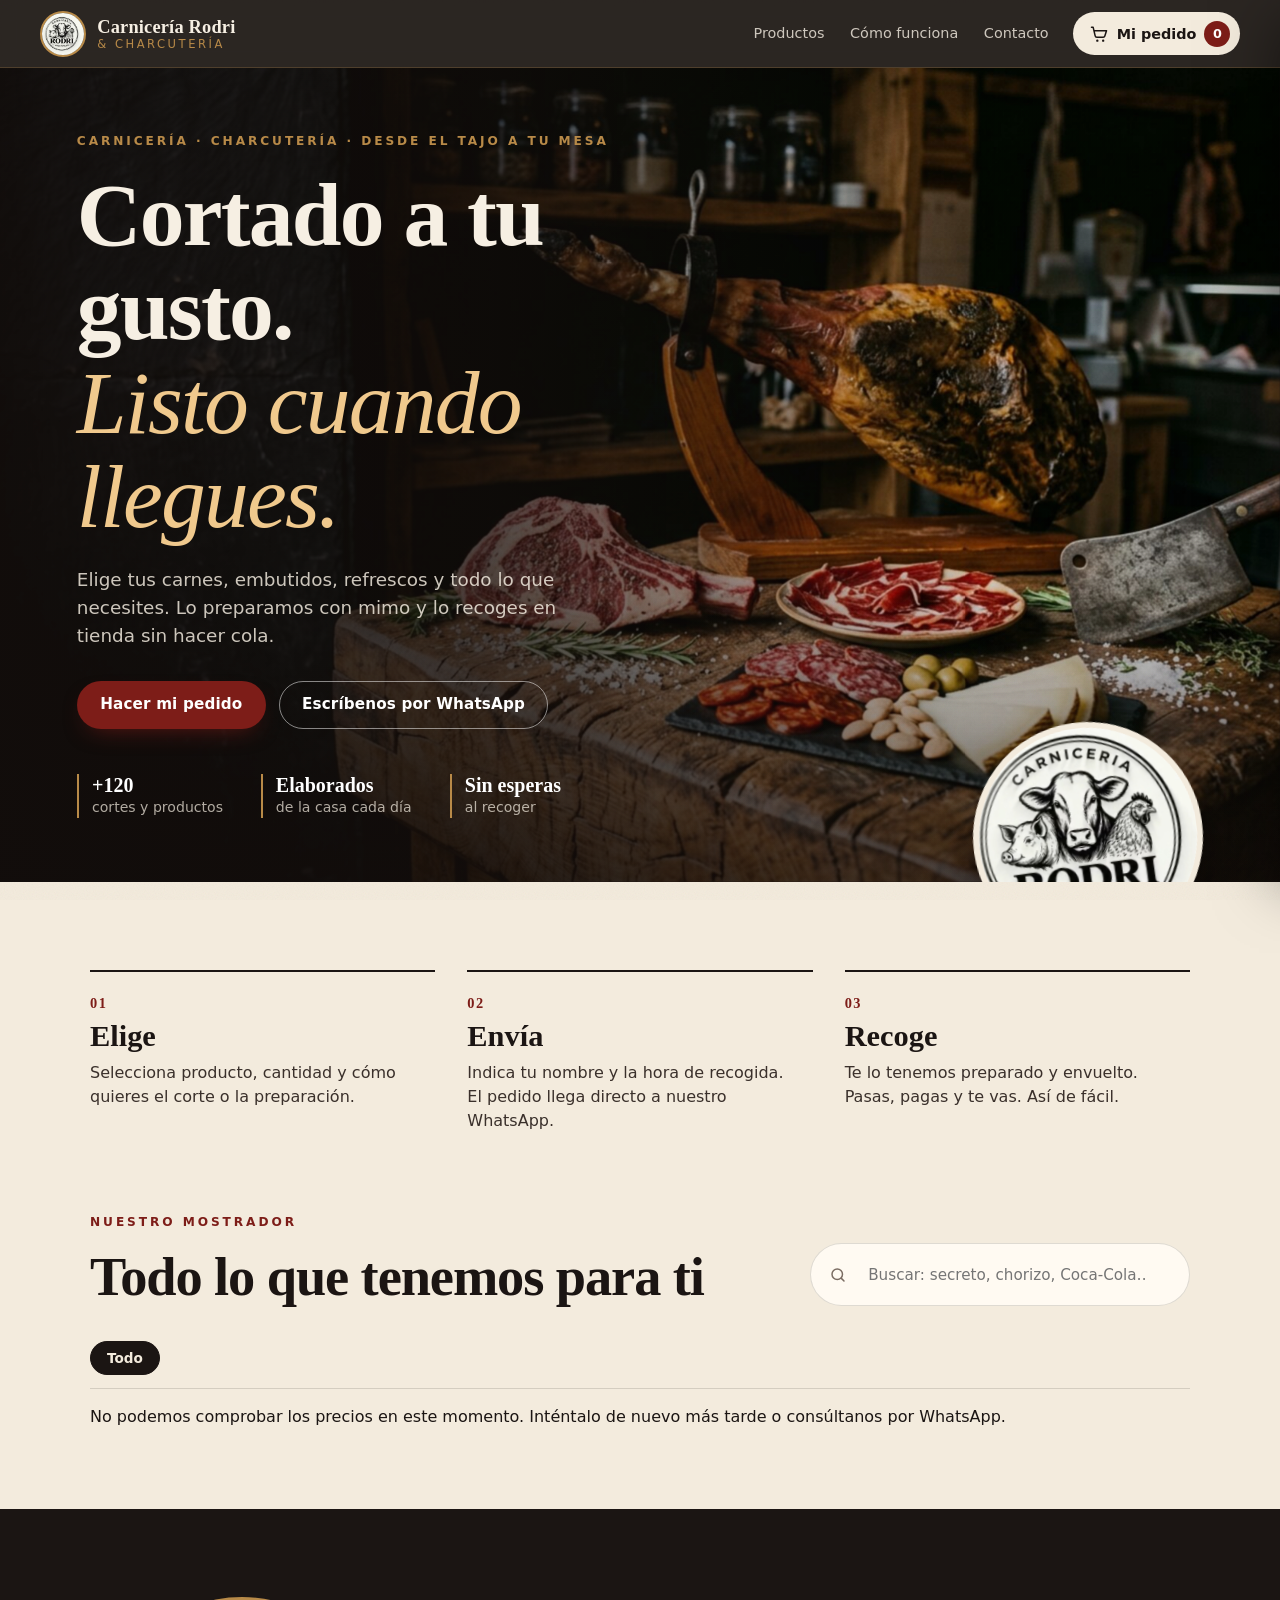
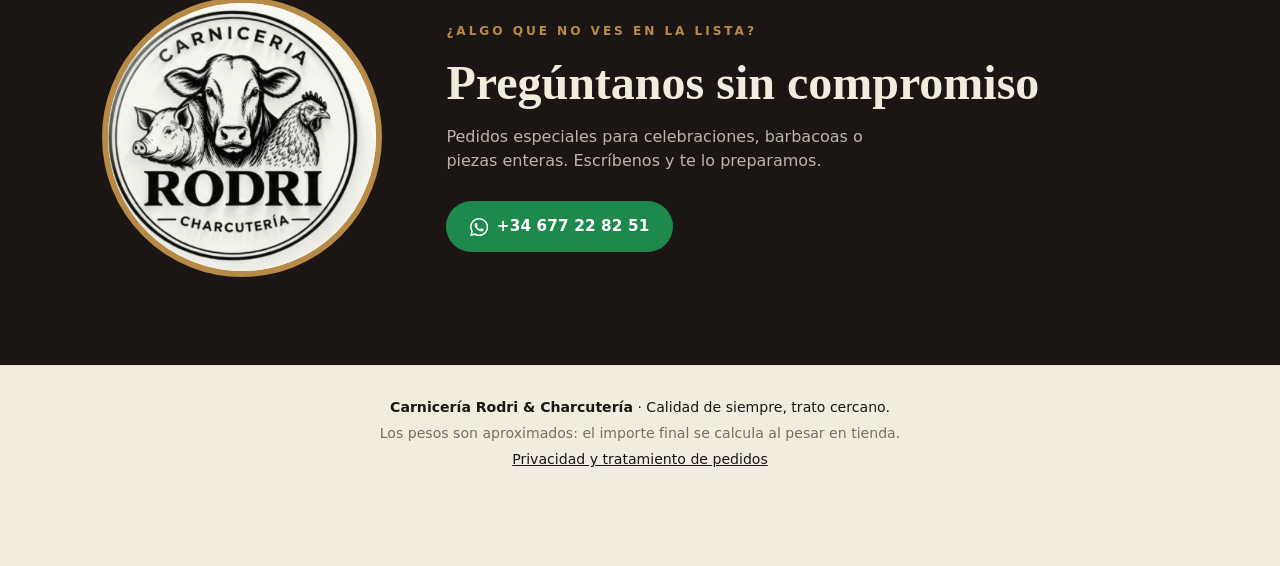
<file: index.html>
<!doctype html>
<html lang="es">
<head>
  <meta charset="UTF-8">
  <meta name="viewport" content="width=device-width, initial-scale=1.0">

  <!-- 🔒 Seguridad: CSP, referrer policy y permisos -->
  <meta http-equiv="Content-Security-Policy" content="
    default-src 'self';
    script-src 'self' https://challenges.cloudflare.com;
    style-src 'self' 'unsafe-inline' https://fonts.googleapis.com;
    font-src 'self' https://fonts.gstatic.com;
    img-src 'self' data: https://ugqiomoywgpkmogcdjqn.supabase.co;
    frame-src https://challenges.cloudflare.com;
    connect-src 'self' https://script.google.com https://script.googleusercontent.com https://wa.me https://ugqiomoywgpkmogcdjqn.supabase.co https://challenges.cloudflare.com;
    form-action 'self';
    base-uri 'self';
    object-src 'none';
    frame-ancestors 'none';
  ">

  <meta name="referrer" content="strict-origin-when-cross-origin">

  <title>Carnicería Rodri &amp; Charcutería · Encarga online y recoge sin esperas</title>
  <meta name="description" content="Carnicería Rodri &amp; Charcutería: ternera, cerdo ibérico, pollo, cordero, elaborados de la casa, charcutería, refrescos y más. Haz tu pedido por WhatsApp y recógelo sin esperas.">
  <meta name="theme-color" content="#1b1513">
  <link rel="icon" href="img/logo.jpg">

  <meta property="og:title" content="Carnicería Rodri &amp; Charcutería">
  <meta property="og:description" content="Cortado a tu gusto. Listo cuando llegues. Haz tu pedido por WhatsApp.">
  <meta property="og:image" content="img/hero.jpg">
  <meta property="og:type" content="website">

  <link rel="preconnect" href="https://fonts.googleapis.com">
  <link rel="preconnect" href="https://fonts.gstatic.com" crossorigin>
  <link href="https://fonts.googleapis.com/css2?family=Fraunces:opsz,wght@9..144,500;9..144,700;9..144,900&family=Archivo:wght@400;500;600;700&display=swap" rel="stylesheet">

  <link rel="stylesheet" href="css/styles.css?v=4.1">

  <script type="application/ld+json">
  {
    "@context": "https://schema.org",
    "@type": "Store",
    "name": "Carnicería Rodri & Charcutería",
    "image": "img/hero.jpg",
    "url": "https://carniceriarodri.github.io/",
    "telephone": "+34677228251"
  }
  </script>
</head>
<body>
<a class="skip-link" href="#catalogo">Saltar al catálogo</a>

<div class="grain" aria-hidden="true"></div>

<noscript>
  <div style="padding:1rem; background:#fff3cd; color:#664d03; text-align:center; font-family:sans-serif;">
    Activa JavaScript para ver el catálogo, o escríbenos por WhatsApp al
    <a href="https://wa.me/34677228251" rel="noopener noreferrer" style="color:#664d03; font-weight:600;">677 22 82 51</a>.
  </div>
</noscript>

<header class="topbar" id="top">
  <a href="#top" class="brand" aria-label="Carnicería Rodri, inicio">
    <img src="img/logo.jpg" alt="" width="48" height="48">
    <span class="brand-text">
      <strong>Carnicería Rodri</strong>
      <small>&amp; Charcutería</small>
    </span>
  </a>
  <nav class="topnav" aria-label="Secciones">
    <a href="#catalogo">Productos</a>
    <a href="#como-funciona">Cómo funciona</a>
    <a href="#contacto">Contacto</a>
  </nav>
  <button class="cart-btn" type="button" data-open-cart aria-label="Ver mi pedido" aria-expanded="false">
    <svg viewBox="0 0 24 24" aria-hidden="true"><path d="M3 4h2l2.4 10.2a2 2 0 0 0 2 1.6h7.7a2 2 0 0 0 1.9-1.4L21 8H6.2" fill="none" stroke="currentColor" stroke-width="1.8" stroke-linecap="round" stroke-linejoin="round"/><circle cx="10" cy="20" r="1.4"/><circle cx="17" cy="20" r="1.4"/></svg>
    <span>Mi pedido</span>
    <b class="cart-count" data-cart-count>0</b>
  </button>
</header>


<main id="contenido">
  <section class="hero">
    <picture class="hero-bg">
      <source media="(max-width: 700px)" srcset="img/hero.jpg">
      <img src="img/hero.jpg" alt="Chuletón, jamón ibérico, embutidos y queso sobre un tajo de madera">
    </picture>
    <div class="hero-inner">
      <p class="eyebrow reveal">Carnicería · Charcutería · Desde el tajo a tu mesa</p>
      <h1 class="reveal" style="--d:.08s">Cortado a tu gusto.<br><em>Listo cuando llegues.</em></h1>
      <p class="hero-lead reveal" style="--d:.16s">Elige tus carnes, embutidos, refrescos y todo lo que necesites. Lo preparamos con mimo y lo recoges en tienda sin hacer cola.</p>
      <div class="hero-cta reveal" style="--d:.24s">
        <a href="#catalogo" class="btn btn-primary">Hacer mi pedido</a>
        <a href="https://wa.me/34677228251" class="btn btn-ghost" target="_blank" rel="noopener noreferrer">Escríbenos por WhatsApp</a>
      </div>
      <ul class="hero-facts reveal" style="--d:.32s">
        <li><b>+120</b> cortes y productos</li>
        <li><b>Elaborados</b> de la casa cada día</li>
        <li><b>Sin esperas</b> al recoger</li>
      </ul>
    </div>
    <div class="seal reveal" style="--d:.4s" aria-hidden="true">
      <img src="img/logo.jpg" alt="">
    </div>
  </section>

  <section class="steps" id="como-funciona" aria-label="Cómo funciona">
    <div class="step">
      <span class="step-n">01</span>
      <h3>Elige</h3>
      <p>Selecciona producto, cantidad y cómo quieres el corte o la preparación.</p>
    </div>
    <div class="step">
      <span class="step-n">02</span>
      <h3>Envía</h3>
      <p>Indica tu nombre y la hora de recogida. El pedido llega directo a nuestro WhatsApp.</p>
    </div>
    <div class="step">
      <span class="step-n">03</span>
      <h3>Recoge</h3>
      <p>Te lo tenemos preparado y envuelto. Pasas, pagas y te vas. Así de fácil.</p>
    </div>
  </section>

  <section class="catalogo" id="catalogo">
    <div class="catalogo-head">
      <div>
        <p class="eyebrow dark">Nuestro mostrador</p>
        <h2>Todo lo que tenemos para ti</h2>
      </div>
      <label class="search">
        <svg viewBox="0 0 24 24" aria-hidden="true"><circle cx="11" cy="11" r="7" fill="none" stroke="currentColor" stroke-width="2"/><path d="m20 20-3.5-3.5" stroke="currentColor" stroke-width="2" stroke-linecap="round"/></svg>
        <input type="search" id="buscar" placeholder="Buscar: secreto, chorizo, Coca-Cola…" aria-label="Buscar productos" autocomplete="off">
      </label>
    </div>

    <nav class="chips" id="chips" aria-label="Categorías"></nav>

    <div id="secciones"></div>

    <div class="empty-search" id="sinResultados" hidden>
      <p class="empty-title">No encontramos "<span data-query></span>"</p>
      <p>Prueba con otra palabra o pídelo en las notas del pedido: si lo tenemos en tienda, te lo preparamos.</p>
    </div>
  </section>

  <section class="contacto" id="contacto">
    <div class="contacto-logo">
      <img src="img/logo.jpg" alt="" loading="lazy">
    </div>
    <div class="contacto-text">
      <p class="eyebrow">¿Algo que no ves en la lista?</p>
      <h2>Pregúntanos sin compromiso</h2>
      <p>Pedidos especiales para celebraciones, barbacoas o piezas enteras. Escríbenos y te lo preparamos.</p>
      <a class="btn btn-whatsapp" href="https://wa.me/34677228251" target="_blank" rel="noopener noreferrer">
        <svg viewBox="0 0 24 24" aria-hidden="true"><path fill="currentColor" d="M.057 24l1.687-6.163a11.867 11.867 0 0 1-1.587-5.946C.16 5.335 5.495 0 12.05 0a11.817 11.817 0 0 1 8.413 3.488 11.824 11.824 0 0 1 3.48 8.414c-.003 6.557-5.338 11.892-11.893 11.892a11.9 11.9 0 0 1-5.688-1.448L.057 24zm6.597-3.807c1.676.995 3.276 1.591 5.392 1.592 5.448 0 9.886-4.434 9.889-9.885.002-5.462-4.415-9.89-9.881-9.892-5.452 0-9.887 4.434-9.889 9.884-.001 2.225.651 3.891 1.746 5.634l-.999 3.648 3.742-.981zm11.387-5.464c-.074-.124-.272-.198-.57-.347-.297-.149-1.758-.868-2.031-.967-.272-.099-.47-.149-.669.198-.198.347-.764.967-.937 1.165-.173.198-.347.223-.644.074-.297-.149-1.255-.462-2.39-1.475-.883-.788-1.48-1.761-1.653-2.059-.173-.297-.018-.458.13-.606.134-.133.297-.347.446-.521.151-.172.2-.296.3-.495.099-.198.05-.372-.025-.521-.075-.148-.669-1.611-.916-2.206-.242-.579-.487-.501-.669-.51l-.57-.01c-.198 0-.52.074-.792.372s-1.04 1.016-1.04 2.479 1.065 2.876 1.213 3.074c.149.198 2.096 3.2 5.076 4.487.709.306 1.263.489 1.694.626.712.226 1.36.194 1.872.118.571-.085 1.758-.719 2.006-1.413.248-.695.248-1.29.173-1.414z"/></svg>
        +34 677 22 82 51
      </a>
    </div>
  </section>
</main>

<footer class="footer">
  <p><strong>Carnicería Rodri &amp; Charcutería</strong> · Calidad de siempre, trato cercano.</p>
    <p class="muted">Los pesos son aproximados: el importe final se calcula al pesar en tienda.</p>
  <p><a href="privacidad.html">Privacidad y tratamiento de pedidos</a></p>
</footer>

<button class="float-bar" type="button" data-open-cart hidden>
  <span><b data-cart-count>0</b> productos en tu pedido</span>
  <span class="float-cta">Ver y enviar →</span>
</button>

<div class="drawer-backdrop" data-close-cart hidden></div>
<aside class="drawer" id="drawer" aria-label="Mi pedido" inert>
  <div class="drawer-head">
    <h2>Mi pedido</h2>
    <button type="button" class="icon-btn" data-close-cart aria-label="Cerrar panel del pedido">×</button>
  </div>

  <div class="drawer-body">
    <ul class="cart-list" id="cartList"></ul>
    <!-- ✅ Total de la cesta -->
    <div class="cart-total" id="cartTotal" hidden></div>
    <div class="cart-continue" id="cartContinue" hidden>
      <button type="button" data-close-cart>
        <svg viewBox="0 0 24 24" aria-hidden="true"><path d="M15 18l-6-6 6-6M9 12h11" fill="none" stroke="currentColor" stroke-width="1.8" stroke-linecap="round" stroke-linejoin="round"/></svg>
        <span>Seguir comprando</span>
      </button>
    </div>

    <div class="cart-empty" id="cartEmpty">
      <div class="cart-empty-art" aria-hidden="true">🛒</div>
      <p class="empty-title">Tu carrito está vacío</p>
      <p>Añade cortes, embutidos o bebidas desde el mostrador y aparecerán aquí.</p>
      <button type="button" class="btn btn-primary" data-close-cart>Ver productos</button>
    </div>

    <form class="checkout" id="checkout" novalidate autocomplete="on">
      <label class="field">
        <span>Notas para el carnicero</span>
        <textarea id="observaciones" rows="2" maxlength="500" placeholder="Ej: cortar muy fino, envolver en paquetes separados…"></textarea>
      </label>
      <div class="field-row">
        <label class="field">
          <span>Nombre y apellidos *</span>
          <input type="text" id="nombre" placeholder="Ej: María García" autocomplete="name" maxlength="80" required>
          <small class="err" data-err="nombre">Escribe al menos un nombre y un apellido, sin números.</small>
        </label>
        <label class="field">
          <span>Día de recogida *</span>
          <select id="dia">
            <option value="Hoy">Hoy</option>
            <option value="Mañana">Mañana</option>
            <option value="Pasado mañana">Pasado mañana</option>
          </select>
        </label>
      </div>

      <label class="field">
        <span>Teléfono de contacto *</span>
        <input type="tel" id="telefono" placeholder="Ej: 677 22 82 51" autocomplete="tel" inputmode="tel" maxlength="20" required>
        <small class="err" data-err="telefono">Introduce un móvil español de 9 cifras que empiece por 6 o 7. Puedes añadir +34.</small>
      </label>

      <label class="field">
        <span>Hora de recogida *</span>
        <select id="hora" aria-describedby="horaAyuda" required>
          <option value="">Selecciona primero el día</option>
        </select>
        <small id="horaAyuda" class="hora-ayuda" aria-live="polite">Horarios de 08:00 a 20:00, cada 30 minutos y con una hora de antelación.</small>
        <small class="err" data-err="hora">Selecciona una hora disponible.</small> 
      </label>
            <div id="turnstile-container" class="field" aria-label="Verificación de seguridad"></div>
      <p class="muted" style="font-size:12px;line-height:1.5">Tus datos se usan para preparar y gestionar el encargo. Consulta la <a href="privacidad.html">información sobre privacidad y pedidos</a> antes de enviarlo.</p>
      <button type="submit" class="btn btn-whatsapp btn-block">
        <svg viewBox="0 0 24 24" aria-hidden="true"><path fill="currentColor" d="M12.05 0C5.5 0 .16 5.34.16 11.89c0 2.1.55 4.14 1.59 5.95L.06 24l6.3-1.65a11.9 11.9 0 0 0 5.69 1.45c6.56 0 11.9-5.34 11.9-11.9C23.94 5.34 18.6 0 12.05 0z"/></svg>
        Enviar pedido por WhatsApp
      </button>
      <button type="button" class="link-btn" id="vaciar">Vaciar carrito</button>
    </form>
  </div>
</aside>

<!-- Backdrop del modal -->
<div class="modal-backdrop" id="modalBackdrop" hidden></div>

<!-- Modal -->
<div id="modalConfirmacion" class="modal" role="dialog" aria-modal="true" aria-labelledby="modalTitulo" hidden>
  <div class="modal-inner">
    <div class="modal-icon" aria-hidden="true">✅</div>
    <h3 id="modalTitulo">Completa tu pedido</h3>
    <p>Tu código de referencia es: <strong id="confirmacionIdPedido"></strong></p>
    <p class="modal-hint">El registro automático no puede verificarse desde esta página. Pulsa el botón para enviar el detalle por WhatsApp. Conservaremos tu carrito por seguridad; el pedido solo estará confirmado cuando te respondamos.</p>
    <button type="button" class="btn btn-whatsapp btn-block" id="btnEnviarWhatsApp">
      Enviar por WhatsApp
    </button>
    <button type="button" class="link-btn" id="btnCerrarModal">Cerrar</button>
  </div>
</div>


<!-- Confirmación al intentar salir con productos en el carrito -->
<div class="exit-confirm" id="exitConfirm" role="dialog" aria-modal="true" aria-labelledby="exitConfirmTitle" hidden>
  <div class="exit-confirm-card">
    <span class="exit-confirm-icon" aria-hidden="true">🥩</span>
    <h2 id="exitConfirmTitle">¿Quieres salir de Carnicería Rodri?</h2>
    <p>Tu carrito seguirá guardado si vuelves.</p>
    <button type="button" class="btn btn-primary" data-stay>Seguir comprando</button>
    <button type="button" class="exit-confirm-leave" data-exit>Salir de la tienda</button>
  </div>
</div>

<div class="toast" id="toast" role="status" aria-live="polite"></div>

<script src="js/catalogo.js?v=4.1"></script>
<script src="https://challenges.cloudflare.com/turnstile/v0/api.js?render=explicit" defer></script>
<script src="js/app.js?v=4.35" defer></script>
</body>
</html>
</file>
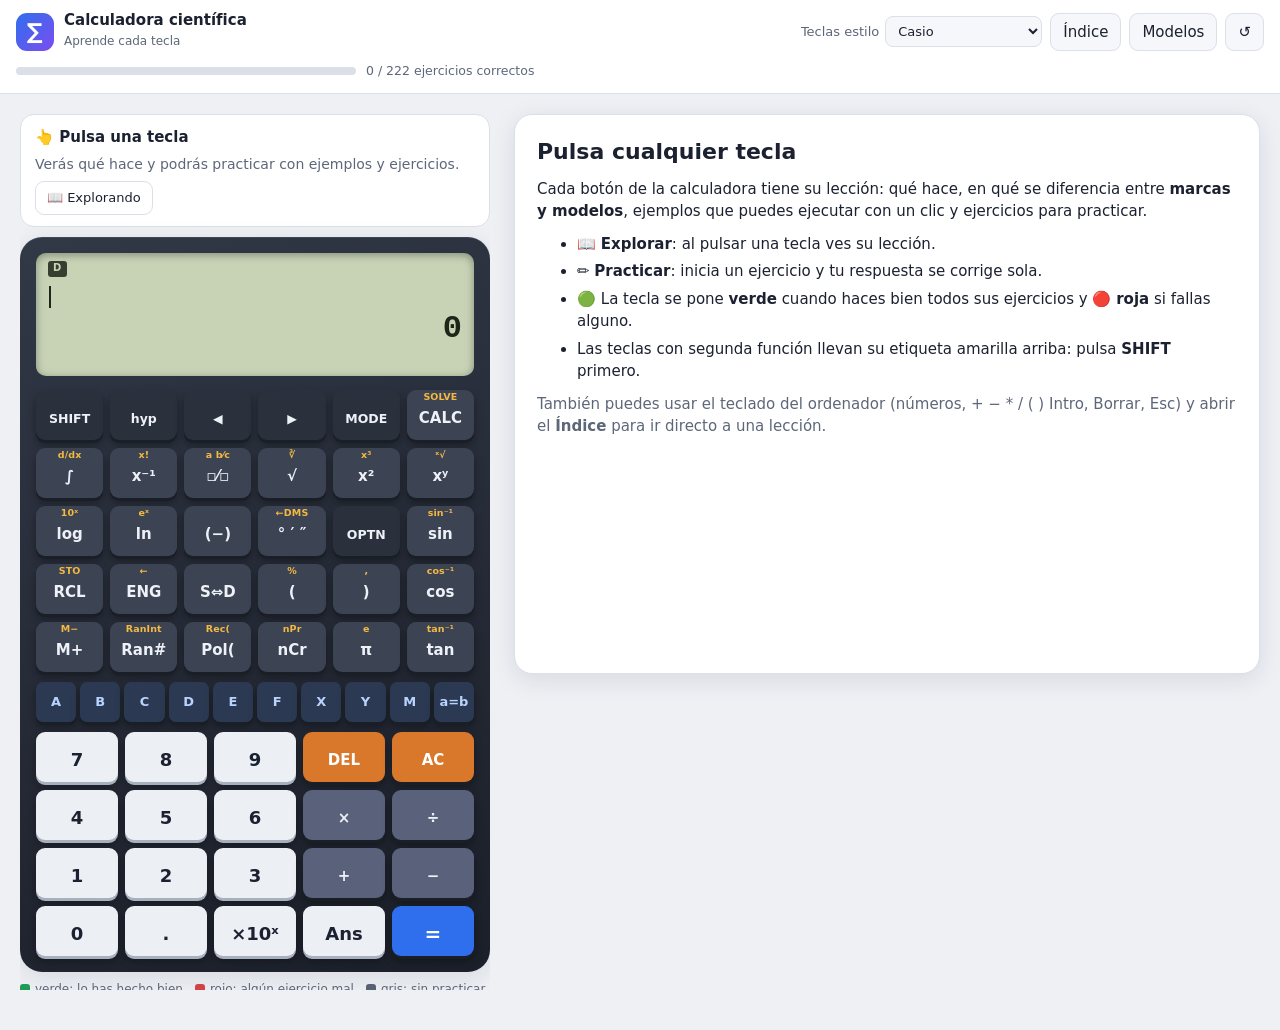
<file: calculadora-cientifica/index.html>
<!doctype html>
<html lang="es">
<head>
<meta charset="utf-8">
<meta name="viewport" content="width=device-width, initial-scale=1">
<title>Calculadora científica · Ordenador</title>
<style>
:root{--bg:#eef0f4;--panel:#fff;--panel2:#f6f7fa;--ink:#1b2130;--muted:#5d6779;--line:#dadfe8;--accent:#2f6fed;--accent-ink:#fff;
--ok:#1f9d55;--okbg:#e2f5e9;--bad:#d64545;--badbg:#fde9e9;--amber:#b7791f;--chip:#eaeefa;--shadow:0 6px 24px rgba(20,30,60,.10)}
@media (prefers-color-scheme:dark){:root{--bg:#10131a;--panel:#1a1f2b;--panel2:#212838;--ink:#e8ecf4;--muted:#9aa5ba;--line:#2c3547;--accent:#5b92ff;--accent-ink:#0b1020;
--ok:#35c07a;--okbg:#14362a;--bad:#ef6a6a;--badbg:#3c1d22;--amber:#f0b955;--chip:#252d42;--shadow:0 6px 24px rgba(0,0,0,.4)}}
*{box-sizing:border-box}
html{-webkit-text-size-adjust:100%}
body{margin:0;background:var(--bg);color:var(--ink);font:15px/1.5 system-ui,-apple-system,"Segoe UI",Roboto,Ubuntu,sans-serif}
button{font:inherit;color:inherit;cursor:pointer;touch-action:manipulation}
h2,h3,h4,p{margin:0}
.muted{color:var(--muted)}
code{font:600 .92em ui-monospace,SFMono-Regular,Menlo,Consolas,monospace;background:var(--chip);padding:1px 6px;border-radius:6px}

/* cabecera */
.top{display:flex;flex-wrap:wrap;align-items:center;gap:10px 18px;padding:12px 16px;background:var(--panel);border-bottom:1px solid var(--line)}
.brand{display:flex;align-items:center;gap:10px}
.brand b{display:block;line-height:1.15}.brand small{color:var(--muted);font-size:12px}
.logo{display:grid;place-items:center;width:38px;height:38px;border-radius:11px;background:linear-gradient(135deg,#2f6fed,#7b4df0);color:#fff;font-size:22px;font-weight:700}
.topr{display:flex;align-items:center;gap:8px;margin-left:auto;flex-wrap:wrap}
.sel{font-size:13px;color:var(--muted);display:flex;align-items:center;gap:6px}
.sel select{font:inherit;padding:6px 8px;border-radius:8px;border:1px solid var(--line);background:var(--panel2);color:var(--ink)}
.tb{padding:7px 12px;border-radius:9px;border:1px solid var(--line);background:var(--panel2)}
.tb:hover{border-color:var(--accent)}
.total{flex:1 1 100%;display:flex;align-items:center;gap:10px;font-size:12.5px;color:var(--muted)}
.tbar{flex:1;max-width:340px;height:8px;border-radius:99px;background:var(--line);overflow:hidden}
.tbar i{display:block;height:100%;width:0;background:var(--ok);transition:width .4s}

/* calculadora */
.case{position:relative;background:linear-gradient(160deg,#313846,#1b1f29);border-radius:22px;padding:16px;box-shadow:var(--shadow),inset 0 1px 0 rgba(255,255,255,.08)}
.lcd{background:#c8d3b6;color:#1d2618;border-radius:10px;padding:8px 12px 10px;box-shadow:inset 0 2px 8px rgba(0,0,0,.35);font-family:ui-monospace,SFMono-Regular,Menlo,Consolas,monospace;min-height:112px;overflow:hidden;position:relative;transition:background .25s}
.lcd.okf{animation:okf .9s}.lcd.badf{animation:badf .9s}
@keyframes okf{0%,60%{background:#8fdca8}100%{background:#c8d3b6}}
@keyframes badf{0%,60%{background:#e9a3a3}100%{background:#c8d3b6}}
.ind{display:flex;gap:8px;flex-wrap:wrap;min-height:16px;font:700 10px/1 system-ui,sans-serif;letter-spacing:.04em}
.ind span{background:rgba(29,38,24,.85);color:#c8d3b6;padding:2px 5px;border-radius:3px}
.expr{margin-top:6px;font-size:19px;line-height:1.35;white-space:nowrap;overflow-x:auto;scrollbar-width:none;min-height:26px}
.expr::-webkit-scrollbar{display:none}
.cur{display:inline-block;width:2px;height:1.1em;background:#1d2618;vertical-align:text-bottom;animation:bl 1s steps(1) infinite;margin:0 1px}
@keyframes bl{50%{opacity:0}}
.res{text-align:right;font-size:30px;font-weight:700;line-height:1.2;min-height:36px;overflow:hidden;text-overflow:ellipsis;white-space:nowrap}
.res .err{font-size:22px;color:#7a1818}
.extra{text-align:right;font-size:15px;min-height:18px;opacity:.85}

.keys{margin-top:14px;display:grid;gap:9px}
.row{display:grid;gap:7px}
.r6{grid-template-columns:repeat(6,1fr)}.r5{grid-template-columns:repeat(5,1fr)}
.row.vars{margin:2px 0;grid-template-columns:repeat(10,1fr);gap:4px}
.key.var{padding:0;min-height:34px;font-size:13px;border-radius:7px}
.key.var .l{font-size:inherit}
.key{position:relative;border:0;border-radius:9px;padding:15px 2px 6px;min-height:46px;background:#3c4453;color:#eef1f7;font-weight:600;font-size:14px;
box-shadow:0 3px 0 #1a1e27,0 5px 8px rgba(0,0,0,.35);transition:transform .08s,background .2s,filter .1s;user-select:none;-webkit-user-select:none;display:flex;align-items:center;justify-content:center;overflow:hidden}
.key .s{position:absolute;top:2px;left:0;right:0;text-align:center;font-size:9.5px;font-weight:700;color:#f5b942;letter-spacing:.01em;line-height:1.15;pointer-events:none}
.key .l{pointer-events:none;line-height:1.1;white-space:nowrap}
.key:active,.key.tap{transform:translateY(2px);box-shadow:0 1px 0 #1a1e27;filter:brightness(1.35)}
/* Señal visual de pulsación, sin alterar el motor de cálculo */
.key.tap{outline:4px solid #ff3030;outline-offset:-4px;box-shadow:0 0 0 3px #ff3030,0 0 16px 5px rgba(255,48,48,.65)!important;z-index:2;filter:brightness(1.18)}
.key.mod{background:#2a303c;font-size:12.5px}
.key.var{background:#2b3a52;color:#b9d3ff}
.key.num{background:#eceff4;color:#1b2130;font-size:17px;box-shadow:0 3px 0 #a8afbd,0 5px 8px rgba(0,0,0,.3)}
.key.op{background:#59627a}
.key.acdel{background:#d9772b;color:#fff}
.key.eq{background:#2f6fed;color:#fff;font-size:20px}
.key .prog{position:absolute;left:8%;bottom:2px;height:3px;border-radius:3px;background:#8ff0b3;width:0;transition:width .3s}
.key.ok{background:#1f9d55!important;color:#fff!important;box-shadow:0 3px 0 #0f6b38,0 5px 8px rgba(0,0,0,.3)}
.key.bad{background:#d64545!important;color:#fff!important;box-shadow:0 3px 0 #8e2020,0 5px 8px rgba(0,0,0,.3)}
.key.ok .s,.key.bad .s{color:#fff}
.key.ok .prog,.key.bad .prog{background:#fff;opacity:.85}
.shift-on .key .s{color:#fff;background:#d9a21f;border-radius:3px;margin:1px 3px 0}
.shift-on .key .l{opacity:.4}
.legend{display:flex;gap:12px;flex-wrap:wrap;margin-top:12px;font-size:12px;color:var(--muted)}
.lg:before{content:"";display:inline-block;width:10px;height:10px;border-radius:3px;margin-right:5px;background:#5a6275;vertical-align:-1px}
.lg.ok:before{background:var(--ok)}.lg.bad:before{background:var(--bad)}

/* menú MODE/OPTN */
.menu{position:absolute;left:12px;right:12px;top:12px;z-index:5;background:#232936;color:#e8ecf4;border-radius:12px;padding:12px;box-shadow:0 12px 34px rgba(0,0,0,.55);max-height:calc(100% - 24px);overflow:auto}
.menu[hidden]{display:none}
.mh{display:flex;justify-content:space-between;align-items:center;margin-bottom:8px}
.mh button{background:none;border:0;color:#9fb0cc;font-size:18px}
.menu h4{font-size:12px;color:#9fb0cc;margin:10px 0 6px;text-transform:uppercase;letter-spacing:.06em}
.mg{display:grid;grid-template-columns:repeat(3,1fr);gap:6px}.mg.g5{grid-template-columns:repeat(4,1fr)}
.mb{padding:9px 4px;border-radius:8px;border:1px solid #394258;background:#2c3446;color:#e8ecf4;font-size:13px}
.mb.on{background:#2f6fed;border-color:#2f6fed;color:#fff}
.mb:hover{border-color:#6c93ff}

/* barra de estado / ejercicio */
.bar{margin-bottom:12px}
.bk{background:var(--panel);border:1px solid var(--line);border-radius:14px;padding:11px 14px;display:flex;flex-direction:column;gap:6px}
.bk.act{border-color:var(--accent);box-shadow:0 0 0 3px color-mix(in srgb,var(--accent) 22%,transparent)}
.bk.good{border-color:var(--ok);background:var(--okbg)}
.bq{font-size:14px}
.bb{display:flex;gap:7px;flex-wrap:wrap;align-items:center}
.btn{border:1px solid var(--line);background:var(--panel2);border-radius:9px;padding:8px 13px}
.btn.sm{padding:6px 11px;font-size:13px}
.btn.pri{background:var(--accent);border-color:var(--accent);color:var(--accent-ink);font-weight:600}
.btn.ghost{background:transparent}
.btn:hover{filter:brightness(1.07)}

/* lección */
.lesson{background:var(--panel);border:1px solid var(--line);border-radius:18px;padding:20px 22px;box-shadow:var(--shadow)}
.welcome h2{font-size:22px;margin-bottom:8px}.welcome p,.welcome ul{margin:10px 0}.welcome li{margin:5px 0}
.lhead{display:flex;align-items:center;justify-content:space-between;gap:10px}
.lhead h2{font-size:22px;line-height:1.25}
.lst{font-size:12.5px;padding:3px 10px;border-radius:99px;background:var(--chip);white-space:nowrap}
.lst.ok{background:var(--okbg);color:var(--ok)}.lst.bad{background:var(--badbg);color:var(--bad)}
.vtabs{display:flex;gap:6px;flex-wrap:wrap;margin:12px 0 2px}
.vt{padding:6px 12px;border-radius:99px;border:1px solid var(--line);background:var(--panel2);font-size:13px;font-weight:600}
.vt.on{background:var(--accent);border-color:var(--accent);color:var(--accent-ink)}
.vt.ok:not(.on){border-color:var(--ok);color:var(--ok)}.vt.bad:not(.on){border-color:var(--bad);color:var(--bad)}
.blk{margin-top:18px}
.blk h3{font-size:13px;text-transform:uppercase;letter-spacing:.07em;color:var(--muted);margin-bottom:7px}
.blk h3 small{text-transform:none;letter-spacing:0;font-weight:400;margin-left:6px}
.blk p+p{margin-top:8px}
.tip{background:var(--chip);padding:8px 11px;border-radius:9px;font-size:14px}
.models{background:var(--panel2);border:1px dashed var(--line);border-radius:12px;padding:12px 14px}
.exm{background:var(--panel2);border:1px solid var(--line);border-radius:12px;padding:11px 13px;margin-bottom:9px}
.chips{display:flex;flex-wrap:wrap;gap:4px;align-items:center}
.chip{display:inline-block;min-width:24px;text-align:center;padding:3px 8px;border-radius:7px;background:#3c4453;color:#fff;font:600 12.5px ui-monospace,Menlo,Consolas,monospace}
.chip.sh{background:#d9a21f;color:#1c1500}.chip.mn{background:#6a56d6}
.arr{color:var(--muted);font-style:normal;font-size:12px}
.exn{font-size:13.5px;color:var(--muted);margin:6px 0}
.exr2{display:flex;justify-content:space-between;align-items:center;gap:10px;flex-wrap:wrap}
.exr2 code{font-size:13.5px;word-break:break-all}.errt{color:var(--bad)}
.exq{border:1px solid var(--line);border-left:5px solid var(--line);border-radius:12px;padding:11px 14px;margin-bottom:10px;background:var(--panel2)}
.exq.st-ok{border-left-color:var(--ok)}.exq.st-bad{border-left-color:var(--bad)}.exq.active{border-color:var(--accent);border-left-color:var(--accent)}
.exh{display:flex;align-items:center;gap:8px}.exh em{font-size:12px;color:var(--accent);font-style:normal;font-weight:700}
.ico{display:grid;place-items:center;width:22px;height:22px;border-radius:50%;background:var(--line);font-size:13px;font-weight:700}
.st-ok .ico{background:var(--ok);color:#fff}.st-bad .ico{background:var(--bad);color:#fff}
.exq p{margin:6px 0 8px}.exb{display:flex;gap:7px;flex-wrap:wrap}
.hint{margin:4px 0 8px;padding:7px 9px;background:var(--panel);border-radius:9px}
.verd{padding:7px 11px;border-radius:9px;font-size:13.5px;margin:6px 0}
.verd.ok{background:var(--okbg);color:var(--ok)}.verd.bad{background:var(--badbg);color:var(--bad)}

/* modales */
.modal{position:fixed;inset:0;background:rgba(5,8,16,.6);display:grid;place-items:center;padding:16px;z-index:50}
.modal[hidden]{display:none}
.mbox{position:relative;background:var(--panel);border-radius:18px;padding:22px;max-width:760px;width:100%;max-height:88vh;overflow:auto;box-shadow:var(--shadow)}
.mbox h2{margin-bottom:10px}.mx{position:absolute;top:10px;right:12px;border:0;background:none;font-size:20px;color:var(--muted)}
.idx h4{margin:14px 0 6px;font-size:12.5px;text-transform:uppercase;letter-spacing:.06em;color:var(--muted)}
.ic{display:flex;flex-wrap:wrap;gap:6px}
.ib{padding:6px 10px;border-radius:9px;border:1px solid var(--line);background:var(--panel2);font-size:13px;display:flex;gap:6px;align-items:baseline}
.ib small{color:var(--muted)}.ib.ok{background:var(--ok);border-color:var(--ok);color:#fff}.ib.ok small{color:#fff}
.ib.bad{background:var(--bad);border-color:var(--bad);color:#fff}.ib.bad small{color:#fff}
.tw{overflow-x:auto;margin:12px 0}
table{border-collapse:collapse;width:100%;font-size:13.5px}th,td{border:1px solid var(--line);padding:7px 10px;text-align:left;vertical-align:top}
th{background:var(--panel2)}

/* Navegación desde el índice: primero la lección, sin la calculadora. */
body.lesson-focus main{grid-template-columns:minmax(0,1fr);max-width:950px}
body.lesson-focus .calcwrap{display:none}
/* ===== Versión ordenador: calculadora a la izquierda, lección a la derecha ===== */
main{display:grid;grid-template-columns:minmax(420px,470px) minmax(0,1fr);gap:24px;max-width:1280px;margin:0 auto;padding:20px 20px 40px;align-items:start}
:root{--kh:clamp(36px,calc((100vh - 400px)/10),52px)}
.calcwrap{position:sticky;top:12px;max-height:calc(100vh - 24px);overflow-y:auto;scrollbar-width:thin}
.lesson{min-height:560px}
.keys{gap:8px}
.key{min-height:var(--kh);font-size:15px;padding-top:13px}
.key.var{min-height:calc(var(--kh)*.8);padding-top:0}
.key.num{font-size:18px}
.lcd{min-height:110px}
.bar{margin-bottom:10px}
.legend{margin-top:8px}
.res{font-size:32px}
.expr{font-size:20px}
@media (max-width:980px){main{grid-template-columns:1fr}.calcwrap{position:static;max-width:480px;margin:0 auto;width:100%}}

</style>
</head>
<body data-ver="desk" data-tab="calc">
<div id="app"></div>
<noscript>Esta aplicación necesita JavaScript activado.</noscript>
<script>
/* ===== Motor de la calculadora científica (compartido) ===== */
(function (G) {
'use strict';
class CalcError extends Error {}
const E = m => { throw new CalcError(m || 'Math ERROR'); };
const R15 = v => { const r = Number(v.toPrecision(15)); return r === 0 ? 0 : r; };

/* ---------- Léxico ---------- */
const NAMES = ['asinh(','acosh(','atanh(','sinh(','cosh(','tanh(','asin(','acos(','atan(','sin(','cos(','tan(',
  'log(','ln(','√(','∛(','Abs(','Intg(','Int(','Frac(','Rnd(','GCD(','LCM(','Pol(','Rec(','∫(','d/dx(','Σ(',
  'RanInt(','Ran#','Ans','nPr','nCr','Mod'].sort((a, b) => b.length - a.length);
const SYMS = ['⁻¹','ˣ√','+','-','*','/','^','(',')',',','!','²','³','%','°','′','″','⁄','⌟','='];
function lex(s) {
  const out = []; let i = 0;
  while (i < s.length) {
    const ch = s[i];
    if (ch === ' ') { i++; continue; }
    const m = /^(\d+\.?\d*|\.\d+)(ᴇ[+-]?\d+)?/.exec(s.slice(i));
    if (m) { out.push({ k: 'num', v: parseFloat(m[0].replace('ᴇ', 'e')) }); i += m[0].length; continue; }
    let hit = NAMES.find(n => s.startsWith(n, i));
    if (hit) { out.push({ k: hit.endsWith('(') ? 'fn' : 'id', v: hit }); i += hit.length; continue; }
    hit = SYMS.find(n => s.startsWith(n, i));
    if (hit) { out.push({ k: 'op', v: hit }); i += hit.length; continue; }
    if (ch === 'π' || ch === 'e' || /[A-FXYM]/.test(ch)) { out.push({ k: 'id', v: ch }); i++; continue; }
    E('Syntax ERROR');
  }
  return out;
}

/* ---------- Parser ---------- */
class Parser {
  constructor(t) { this.t = t; this.p = 0; this.fracUsed = false; this.mixedUsed = false; }
  pk(o = 0) { return this.t[this.p + o]; }
  isOp(v, o = 0) { const x = this.pk(o); return !!x && x.k === 'op' && x.v === v; }
  isId(v) { const x = this.pk(); return !!x && x.k === 'id' && x.v === v; }
  parse() { const n = this.add(); if (this.p < this.t.length) E('Syntax ERROR'); return n; }
  add() {
    let l = this.mul();
    while (this.isOp('+') || this.isOp('-')) { const o = this.t[this.p++].v; const r = this.mul(); l = { t: 'b', o, a: l, b: r }; }
    return l;
  }
  startsPrimary() {
    const x = this.pk(); if (!x) return false;
    if (x.k === 'num' || x.k === 'fn') return true;
    if (x.k === 'id') return !['nPr', 'nCr', 'Mod'].includes(x.v);
    return x.k === 'op' && x.v === '(';
  }
  mul() {
    let l = this.neg();
    for (;;) {
      if (this.isOp('*') || this.isOp('/')) { const o = this.t[this.p++].v; const r = this.neg(); l = { t: 'b', o, a: l, b: r }; }
      else if (this.isId('Mod')) { this.p++; const r = this.neg(); l = { t: 'b', o: 'mod', a: l, b: r }; }
      else if (this.startsPrimary()) { const r = this.perm(); l = { t: 'b', o: '*', a: l, b: r }; }
      else break;
    }
    return l;
  }
  neg() {
    if (this.isOp('-')) { this.p++; return { t: 'n', a: this.neg() }; }
    if (this.isOp('+')) { this.p++; return this.neg(); }
    return this.perm();
  }
  perm() {
    let l = this.frac();
    while (this.isId('nPr') || this.isId('nCr')) { const o = this.t[this.p++].v; const r = this.frac(); l = { t: 'b', o, a: l, b: r }; }
    return l;
  }
  frac() {
    let l = this.pow();
    if (this.isOp('⌟')) {
      this.p++; const n = this.pow();
      if (!this.isOp('⁄')) E('Syntax ERROR');
      this.p++; const d = this.pow(); this.mixedUsed = true;
      return { t: 'mx', a: l, n, d };
    }
    while (this.isOp('⁄')) { this.p++; const r = this.pow(); this.fracUsed = true; l = { t: 'b', o: '/', a: l, b: r }; }
    return l;
  }
  pow() {
    const base = this.post();
    if (this.isOp('^')) { this.p++; return { t: 'b', o: '^', a: base, b: this.powArg() }; }
    if (this.isOp('ˣ√')) { this.p++; return { t: 'b', o: 'root', a: base, b: this.post() }; }
    return base;
  }
  powArg() {
    if (this.isOp('-')) { this.p++; return { t: 'n', a: this.powArg() }; }
    if (this.isOp('+')) { this.p++; return this.powArg(); }
    return this.pow();
  }
  post() {
    let n = this.prim();
    for (;;) {
      const x = this.pk(); if (!(x && x.k === 'op')) break;
      if (x.v === '!') { this.p++; n = { t: 'f', a: n }; }
      else if (x.v === '²') { this.p++; n = { t: 'b', o: '^', a: n, b: { t: 'c', v: 2 } }; }
      else if (x.v === '³') { this.p++; n = { t: 'b', o: '^', a: n, b: { t: 'c', v: 3 } }; }
      else if (x.v === '⁻¹') { this.p++; n = { t: 'i', a: n }; }
      else if (x.v === '%') { this.p++; n = { t: 'p', a: n }; }
      else if (x.v === '°') { this.p++; n = { t: 'd', a: n }; }
      else break;
    }
    return n;
  }
  prim() {
    const x = this.pk(); if (!x) E('Syntax ERROR');
    if (x.k === 'num') {
      this.p++;
      if (this.isOp('°')) {
        this.p++; let mi = 0, se = 0;
        if (this.pk() && this.pk().k === 'num' && this.isOp('′', 1)) { mi = this.pk().v; this.p += 2; }
        if (this.pk() && this.pk().k === 'num' && this.isOp('″', 1)) { se = this.pk().v; this.p += 2; }
        return { t: 'd', a: { t: 'c', v: x.v + mi / 60 + se / 3600 } };
      }
      return { t: 'c', v: x.v };
    }
    if (x.k === 'id') { this.p++; return { t: 'v', n: x.v }; }
    if (x.k === 'fn') {
      this.p++;
      const args = [this.add()];
      while (this.isOp(',')) { this.p++; args.push(this.add()); }
      if (this.isOp(')')) this.p++; else if (this.p < this.t.length) E('Syntax ERROR');
      return { t: 'fn', n: x.v, a: args };
    }
    if (this.isOp('(')) {
      this.p++; const e = this.add();
      if (this.isOp(')')) this.p++; else if (this.p < this.t.length) E('Syntax ERROR');
      return e;
    }
    E('Syntax ERROR');
  }
}

/* ---------- Evaluación ---------- */
const toRad = (x, cx) => cx.angle === 'DEG' ? x * Math.PI / 180 : cx.angle === 'GRA' ? x * Math.PI / 200 : x;
const fromRad = (r, cx) => cx.angle === 'DEG' ? r * 180 / Math.PI : cx.angle === 'GRA' ? r * 200 / Math.PI : r;
const fromDeg = (d, cx) => cx.angle === 'DEG' ? d : cx.angle === 'GRA' ? d * 10 / 9 : d * Math.PI / 180;
const snap = v => Math.abs(v) < 1e-13 ? 0 : R15(v);
function fact(x) { if (!Number.isInteger(x) || x < 0 || x > 69) E(); let r = 1; for (let i = 2; i <= x; i++) r *= i; return r; }
function pw(a, b) {
  if (a === 0 && b === 0) E();
  if (a < 0 && !Number.isInteger(b)) E();
  const r = Math.pow(a, b); if (!isFinite(r)) E(); return r;
}
function rt(a, b) {
  if (a === 0) E();
  if (b < 0) { if (Number.isInteger(a) && Math.abs(a) % 2 === 1) return -Math.pow(-b, 1 / a); E(); }
  return Math.pow(b, 1 / a);
}
function nPr(n, r) {
  if (!Number.isInteger(n) || !Number.isInteger(r) || n < 0 || r < 0 || r > n || n > 1e7) E();
  let p = 1; for (let i = 0; i < r; i++) p *= (n - i); return p;
}
function nCr(n, r) {
  if (!Number.isInteger(n) || !Number.isInteger(r) || n < 0 || r < 0 || r > n || n > 1e7) E();
  r = Math.min(r, n - r); let p = 1; for (let i = 1; i <= r; i++) p = p * (n - r + i) / i; return Math.round(p);
}
const gcd = (p, q) => { p = Math.abs(p); q = Math.abs(q); while (q) { const t = p % q; p = q; q = t; } return p; };
function rndv(x, cx) {
  const f = cx.fmt;
  if (f.t === 'fix') return Number(x.toFixed(f.n));
  if (f.t === 'sci') return Number(x.toExponential((f.n || 10) - 1));
  return Number(x.toPrecision(10));
}
const ARITY = { 'GCD(': 2, 'LCM(': 2, 'Pol(': 2, 'Rec(': 2, 'RanInt(': 2, '∫(': 3, 'd/dx(': 2, 'Σ(': 3 };
function fnEval(n, cx) {
  const a = n.a, name = n.n;
  if (a.length !== (ARITY[name] || 1)) E('Syntax ERROR');
  const sc = (f, xv) => { const o = cx.vars.X; cx.vars.X = xv; try { return ev(f, cx); } finally { cx.vars.X = o; } };
  if (name === '∫(') {
    const lo = ev(a[1], cx), hi = ev(a[2], cx); if (lo === hi) return 0;
    const N = 2000, h = (hi - lo) / N; let s = sc(a[0], lo) + sc(a[0], hi);
    for (let i = 1; i < N; i++) s += sc(a[0], lo + i * h) * (i % 2 ? 4 : 2);
    return s * h / 3;
  }
  if (name === 'd/dx(') {
    const p = ev(a[1], cx), h = 1e-3 * Math.max(1, Math.abs(p)); const f = t => sc(a[0], t);
    return (-f(p + 2 * h) + 8 * f(p + h) - 8 * f(p - h) + f(p - 2 * h)) / (12 * h);
  }
  if (name === 'Σ(') {
    const lo = ev(a[1], cx), hi = ev(a[2], cx);
    if (!Number.isInteger(lo) || !Number.isInteger(hi) || hi - lo > 1e6) E();
    let s = 0; for (let i = lo; i <= hi; i++) s += sc(a[0], i); return s;
  }
  const x = a.map(t => ev(t, cx)); const v = x[0];
  switch (name) {
    case 'sin(': return snap(Math.sin(toRad(v, cx)));
    case 'cos(': return snap(Math.cos(toRad(v, cx)));
    case 'tan(': {
      if (cx.angle === 'DEG' && (((v % 180) + 180) % 180) === 90) E();
      if (cx.angle === 'GRA' && (((v % 200) + 200) % 200) === 100) E();
      const r = toRad(v, cx); if (cx.angle === 'RAD' && Math.abs(Math.cos(r)) < 1e-13) E();
      return snap(Math.tan(r));
    }
    case 'asin(': if (Math.abs(v) > 1) E(); return R15(fromRad(Math.asin(v), cx));
    case 'acos(': if (Math.abs(v) > 1) E(); return R15(fromRad(Math.acos(v), cx));
    case 'atan(': return R15(fromRad(Math.atan(v), cx));
    case 'sinh(': return R15(Math.sinh(v));
    case 'cosh(': return R15(Math.cosh(v));
    case 'tanh(': return R15(Math.tanh(v));
    case 'asinh(': return R15(Math.asinh(v));
    case 'acosh(': if (v < 1) E(); return R15(Math.acosh(v));
    case 'atanh(': if (Math.abs(v) >= 1) E(); return R15(Math.atanh(v));
    case 'log(': if (v <= 0) E(); return R15(Math.log10(v));
    case 'ln(': if (v <= 0) E(); return R15(Math.log(v));
    case '√(': if (v < 0) E(); return Math.sqrt(v);
    case '∛(': return Math.cbrt(v);
    case 'Abs(': return Math.abs(v);
    case 'Int(': return Math.trunc(v);
    case 'Intg(': return Math.floor(v);
    case 'Frac(': return v - Math.trunc(v);
    case 'Rnd(': return rndv(v, cx);
    case 'GCD(': if (!Number.isInteger(x[0]) || !Number.isInteger(x[1])) E(); return gcd(x[0], x[1]);
    case 'LCM(': { if (!Number.isInteger(x[0]) || !Number.isInteger(x[1])) E(); const g = gcd(x[0], x[1]); if (!g) E(); return Math.abs(x[0] * x[1]) / g; }
    case 'Pol(': {
      const r = Math.hypot(x[0], x[1]), th = fromRad(Math.atan2(x[1], x[0]), cx);
      cx.vars.X = R15(r); cx.vars.Y = R15(th); cx.extra = ['θ', R15(th)]; return R15(r);
    }
    case 'Rec(': {
      const th = toRad(x[1], cx), px = snap(x[0] * Math.cos(th)), py = snap(x[0] * Math.sin(th));
      cx.vars.X = px; cx.vars.Y = py; cx.extra = ['y', py]; return px;
    }
    case 'RanInt(': {
      if (!Number.isInteger(x[0]) || !Number.isInteger(x[1]) || x[1] < x[0]) E();
      return x[0] + Math.floor(Math.random() * (x[1] - x[0] + 1));
    }
  }
  E('Syntax ERROR');
}
function ev(n, cx) {
  switch (n.t) {
    case 'c': return n.v;
    case 'v':
      if (n.n === 'π') return Math.PI;
      if (n.n === 'e') return Math.E;
      if (n.n === 'Ans') return cx.ans;
      if (n.n === 'Ran#') return Math.floor(Math.random() * 999 + 1) / 1000;
      return cx.vars[n.n] || 0;
    case 'n': return -ev(n.a, cx);
    case 'p': return ev(n.a, cx) / 100;
    case 'i': { const x = ev(n.a, cx); if (x === 0) E(); return 1 / x; }
    case 'f': return fact(ev(n.a, cx));
    case 'd': return fromDeg(ev(n.a, cx), cx);
    case 'mx': { const d = ev(n.d, cx); if (d === 0) E(); return ev(n.a, cx) + ev(n.n, cx) / d; }
    case 'fn': return fnEval(n, cx);
    case 'b': {
      const a = ev(n.a, cx), b = ev(n.b, cx);
      switch (n.o) {
        case '+': return a + b;
        case '-': return a - b;
        case '*': return a * b;
        case '/': if (b === 0) E(); return a / b;
        case '^': return pw(a, b);
        case 'root': return rt(a, b);
        case 'mod': if (!Number.isInteger(a) || !Number.isInteger(b) || b === 0) E(); return ((a % b) + b) % b;
        case 'nPr': return nPr(a, b);
        case 'nCr': return nCr(a, b);
      }
    }
  }
  E('Syntax ERROR');
}
function compute(code, cx) {
  const P = new Parser(lex(code)); const tree = P.parse(); cx.extra = null;
  let v = ev(tree, cx); if (!isFinite(v)) E();
  return { v: R15(v), fracUsed: P.fracUsed, mixedUsed: P.mixedUsed };
}

/* ---------- Formatos ---------- */
function sciStr(v, sig, trim) {
  if (v === 0) return trim || sig <= 1 ? '0' : '0.' + '0'.repeat(sig - 1) + 'ᴇ0';
  const p = v.toExponential(sig - 1).split('e'); let m = p[0];
  if (trim && m.includes('.')) m = m.replace(/0+$/, '').replace(/\.$/, '');
  return m + 'ᴇ' + String(parseInt(p[1], 10));
}
function formatNum(v, f) {
  if (!isFinite(v)) return 'Math ERROR';
  if (f.t === 'fix') { let s = v.toFixed(f.n); if (Number(s) === 0) s = s.replace('-', ''); return s; }
  if (f.t === 'sci') return sciStr(v, f.n || 10, false);
  if (v === 0) return '0';
  const a = Math.abs(v);
  if (a >= 1e10 || a < 1e-9) return sciStr(v, 10, true);
  const p = Number(v.toPrecision(10)); let s = p.toString();
  if (/e/.test(s)) s = p.toFixed(Math.min(20, Math.ceil(-Math.log10(a)) + 10)).replace(/0+$/, '').replace(/\.$/, '');
  return s;
}
function engStr(v, shift) {
  if (v === 0) return '0';
  const e0 = Math.floor(Math.log10(Math.abs(v)) / 3) * 3, e = e0 + 3 * shift;
  const m = Number((v / Math.pow(10, e)).toPrecision(10));
  return e === 0 ? String(m) : m + 'ᴇ' + e;
}
function toDMS(v) {
  const neg = v < 0, a = Math.abs(v); let d = Math.floor(a + 1e-12); const r = (a - d) * 60;
  let m = Math.floor(r + 1e-9), s = Math.round((r - m) * 60 * 100) / 100;
  if (s >= 60) { s -= 60; m++; } if (m >= 60) { m -= 60; d++; }
  return (neg ? '-' : '') + d + '°' + m + '′' + s + '″';
}
function toFrac(v) {
  if (Number.isInteger(v)) return null;
  const neg = v < 0, x = Math.abs(v);
  let h1 = 1, h0 = 0, k1 = 0, k0 = 1, b = x;
  for (let i = 0; i < 25; i++) {
    const a = Math.floor(b), h2 = a * h1 + h0, k2 = a * k1 + k0;
    h0 = h1; h1 = h2; k0 = k1; k1 = k2;
    if (k1 > 9999) return null;
    if (Math.abs(x - h1 / k1) <= 1e-12 * Math.max(1, x)) return { n: neg ? -h1 : h1, d: k1 };
    const fr = b - a; if (fr < 1e-14) break; b = 1 / fr;
  }
  return null;
}
function fracText(f, mixed) {
  if (mixed && Math.abs(f.n) > f.d) {
    const w = Math.trunc(f.n / f.d), r = Math.abs(f.n) % f.d;
    return w + '⌟' + r + '⁄' + f.d;
  }
  return f.n + '⁄' + f.d;
}

/* ---------- Teclado ---------- */
const K = (id, l, f, s, cls) => ({ id, l, f, s: s || null, cls: cls || '' });
const layout = {
  func: [
    [K('shift', 'SHIFT', 'shift', null, 'mod'), K('hyp', 'hyp', 'hyp', null, 'mod'), K('left', '◀', 'left', null, 'mod'), K('right', '▶', 'right', null, 'mod'), K('mode', 'MODE', 'mode', null, 'mod'), K('calc', 'CALC', 'calc', ['SOLVE', 'solve'])],
    [K('integ', '∫', 'integ', ['d/dx', 'deriv']), K('inv', 'x⁻¹', 'inv', ['x!', 'fact']), K('frac', '▫⁄▫', 'frac', ['a b⁄c', 'mixed']), K('sqrt', '√', 'sqrt', ['∛', 'cbrt']), K('sq', 'x²', 'sq', ['x³', 'cube']), K('pow', 'xʸ', 'pow', ['ˣ√', 'root'])],
    [K('log', 'log', 'log', ['10ˣ', 'pow10']), K('ln', 'ln', 'ln', ['eˣ', 'powe']), K('neg', '(−)', 'neg'), K('dms', '° ′ ″', 'dms', ['←DMS', 'todms']), K('optn', 'OPTN', 'optn', null, 'mod'), K('sin', 'sin', 'sin', ['sin⁻¹', 'asin'])],
    [K('rcl', 'RCL', 'rcl', ['STO', 'sto']), K('eng', 'ENG', 'eng', ['←', 'eng_l']), K('sd', 'S⇔D', 'sd'), K('lp', '(', 'lp', ['%', 'pct']), K('rp', ')', 'rp', [',', 'comma']), K('cos', 'cos', 'cos', ['cos⁻¹', 'acos'])],
    [K('mplus', 'M+', 'mplus', ['M−', 'mminus']), K('ranq', 'Ran#', 'ranq', ['RanInt', 'ranint']), K('pol', 'Pol(', 'pol', ['Rec(', 'rec']), K('ncr', 'nCr', 'ncr', ['nPr', 'npr']), K('pi', 'π', 'pi', ['e', 'econst']), K('tan', 'tan', 'tan', ['tan⁻¹', 'atan'])]
  ],
  vars: ['A', 'B', 'C', 'D', 'E', 'F', 'X', 'Y', 'M'].map(n => K(n, n, 'var:' + n, null, 'var')).concat([K('eqs', 'a=b', 'eqsign', null, 'var')]),
  pad: [
    [K('7', '7', '7', null, 'num'), K('8', '8', '8', null, 'num'), K('9', '9', '9', null, 'num'), K('del', 'DEL', 'del', null, 'acdel'), K('ac', 'AC', 'ac', null, 'acdel')],
    [K('4', '4', '4', null, 'num'), K('5', '5', '5', null, 'num'), K('6', '6', '6', null, 'num'), K('mul', '×', 'mul', null, 'op'), K('div', '÷', 'div', null, 'op')],
    [K('1', '1', '1', null, 'num'), K('2', '2', '2', null, 'num'), K('3', '3', '3', null, 'num'), K('add', '+', 'add', null, 'op'), K('sub', '−', 'sub', null, 'op')],
    [K('0', '0', '0', null, 'num'), K('dot', '.', 'dot', null, 'num'), K('exp', '×10ˣ', 'exp', null, 'num'), K('ans', 'Ans', 'ans', null, 'num'), K('equal', '=', 'equal', null, 'eq')]
  ]
};
const keyMap = {};
[].concat(...layout.func, layout.vars, ...layout.pad).forEach(k => keyMap[k.id] = k);

/* ---------- Inserción de símbolos ---------- */
const t = (d, c) => ({ d, c: c === undefined ? d : c });
const INS = {};
const def = (f, d, c, tp) => { INS[f] = { t: tp || 'val', toks: [t(d, c)] }; };
'0123456789'.split('').forEach(n => def(n, n));
def('dot', '.'); def('exp', 'ᴇ');
def('add', '+', undefined, 'op'); def('sub', '−', '-', 'op'); def('mul', '×', '*', 'op'); def('div', '÷', '/', 'op');
def('neg', '−', '-'); def('lp', '('); def('rp', ')'); def('comma', ',');
def('pct', '%', undefined, 'post'); def('pow', '^', undefined, 'op'); def('sq', '²', undefined, 'post'); def('cube', '³', undefined, 'post');
def('inv', '⁻¹', undefined, 'post'); def('fact', '!', undefined, 'post'); def('root', 'ˣ√', undefined, 'op');
def('frac', '⁄', undefined, 'op'); def('mixed', '⌟'); def('sqrt', '√('); def('cbrt', '∛(');
['sin', 'cos', 'tan', 'asin', 'acos', 'atan', 'sinh', 'cosh', 'tanh', 'asinh', 'acosh', 'atanh', 'log', 'ln'].forEach(n => def(n, n + '('));
def('pi', 'π'); def('econst', 'e'); def('ans', 'Ans'); def('abs', 'Abs('); def('int', 'Int('); def('intg', 'Intg(');
def('fpart', 'Frac('); def('rnd', 'Rnd('); def('gcd', 'GCD('); def('lcm', 'LCM('); def('mod', ' Mod ', 'Mod', 'op');
def('ranq', 'Ran#'); def('ranint', 'RanInt('); def('npr', 'nPr', undefined, 'op'); def('ncr', 'nCr', undefined, 'op');
def('pol', 'Pol('); def('rec', 'Rec('); def('integ', '∫('); def('deriv', 'd/dx('); def('sigma', 'Σ('); def('eqsign', '=');
INS.pow10 = { t: 'val', toks: [t('1'), t('0'), t('^'), t('(')] };
INS.powe = { t: 'val', toks: [t('e'), t('^'), t('(')] };

/* ---------- Calculadora (máquina de estados) ---------- */
class Calc {
  constructor() { this.resetMemory(); this.angle = 'DEG'; this.fmt = { t: 'norm', n: 0 }; this.clearAll(); }
  resetMemory() { this.vars = { A: 0, B: 0, C: 0, D: 0, E: 0, F: 0, X: 0, Y: 0, M: 0 }; this.ans = 0; }
  clearAll() {
    this.toks = []; this.cur = 0; this.res = null; this.err = null; this.screen = 'edit';
    this.pending = null; this.prompt = null; this.view = null; this.engShift = 0;
    this.fracMode = false; this.mixed = false; this.shift = false; this.hyp = false; this.lastCodes = '';
  }
  setFmt(s) { const m = /^(norm|fix|sci)(\d?)$/.exec(s); if (!m) return; this.fmt = { t: m[1], n: m[2] ? +m[2] : 0 }; if (this.res) this.view = null; }
  fmtStr() { return this.fmt.t === 'norm' ? 'norm' : this.fmt.t + this.fmt.n; }
  codes() { return this.toks.map(k => k.c).join(''); }
  exprStr() { return this.toks.map(k => k.d).join(''); }
  cx() { return { angle: this.angle, vars: this.vars, ans: this.ans, fmt: this.fmt, extra: null }; }
  fail(e) {
    if (!(e instanceof CalcError)) { if (Calc.debug) throw e; e = new CalcError('Syntax ERROR'); }
    this.err = e.message; this.screen = 'error'; this.res = null; this.prompt = null; return false;
  }
  setResult(v, o) {
    o = o || {};
    this.ans = v; this.res = { v, frac: toFrac(v), extra: o.extra || null, pre: o.pre || '' };
    this.screen = 'result'; this.view = null; this.engShift = 0;
    this.fracMode = !!(o.fracUsed || o.mixedUsed); this.mixed = !!o.mixedUsed;
  }
  evaluate() {
    const code = this.codes(); if (!code) return false;
    try {
      const cx = this.cx(); const o = compute(code, cx);
      this.setResult(o.v, { fracUsed: o.fracUsed, mixedUsed: o.mixedUsed, extra: cx.extra });
      this.lastCodes = code; return true;
    } catch (e) { return this.fail(e); }
  }
  currentValue() {
    if (this.screen === 'result' && this.res) return this.res.v;
    if (this.toks.length) return this.evaluate() ? this.res.v : null;
    return this.ans;
  }
  ensureResult() { if (this.screen === 'edit' && this.toks.length) this.evaluate(); return this.screen === 'result' && !!this.res; }
  resText() {
    const r = this.res; if (!r) return '';
    if (this.view === 'dms') return toDMS(r.v);
    if (this.view === 'eng') return engStr(r.v, this.engShift);
    if (this.fracMode && r.frac) return fracText(r.frac, this.mixed);
    return formatNum(r.v, this.fmt);
  }
  extraText() { const r = this.res; return r && r.extra ? r.extra[0] + ' = ' + formatNum(r.extra[1], this.fmt) : ''; }
  promptText() { const p = this.prompt; if (!p) return ''; const n = p.vars[p.i]; return n + ' = ? ' + (p.buf !== '' ? p.buf : String(this.vars[n])); }
  indicators() {
    const o = [];
    if (this.shift) o.push('SHIFT'); if (this.hyp) o.push('hyp');
    o.push(this.angle === 'DEG' ? 'D' : this.angle === 'RAD' ? 'R' : 'G');
    if (this.fmt.t !== 'norm') o.push(this.fmt.t.toUpperCase() + this.fmt.n);
    if (this.vars.M !== 0) o.push('M');
    if (this.pending) o.push(this.pending === 'sto' ? 'STO▶' : 'RCL▶');
    if (this.prompt) o.push('CALC');
    return o;
  }
  insert(f) {
    let spec = INS[f];
    if (!spec && f.startsWith('var:')) spec = { t: 'val', toks: [t(f.slice(4))] };
    if (!spec && f === 'dms') spec = { t: 'post', toks: [] };
    if (!spec) return;
    if (f === 'dms') {
      let last = null;
      for (let i = this.cur - 1; i >= 0; i--) {
        const c = this.toks[i].c;
        if (/^[0-9.]$/.test(c)) continue;
        if (c === '°' || c === '′' || c === '″') last = c;
        break;
      }
      spec = { t: 'post', toks: [t(last === '°' ? '′' : last === '′' ? '″' : '°')] };
    }
    if (this.screen === 'result') {
      if (spec.t === 'op' || spec.t === 'post') { this.toks = [t('Ans')]; this.cur = 1; } else { this.toks = []; this.cur = 0; }
      this.screen = 'edit'; this.res = null; this.view = null;
    }
    this.toks.splice(this.cur, 0, ...spec.toks.map(x => ({ d: x.d, c: x.c })));
    this.cur += spec.toks.length;
  }
  store(name) {
    const v = this.currentValue(); if (v === null) return;
    this.vars[name] = v; this.setResult(v, {});
  }
  startCalc() {
    const code = this.codes(); if (!code) return;
    let used;
    try { used = [...new Set(lex(code).filter(k => k.k === 'id' && /^[A-FXYM]$/.test(k.v)).map(k => k.v))]; }
    catch (e) { this.fail(e); return; }
    if (!used.length) { this.evaluate(); return; }
    this.prompt = { vars: used, i: 0, buf: '' };
  }
  promptKey(f) {
    const p = this.prompt;
    if (/^\d$/.test(f)) p.buf += f;
    else if (f === 'dot') { if (!p.buf.includes('.')) p.buf += '.'; }
    else if (f === 'neg' || f === 'sub') p.buf = p.buf.startsWith('-') ? p.buf.slice(1) : '-' + p.buf;
    else if (f === 'del') p.buf = p.buf.slice(0, -1);
    else if (f === 'ac') this.prompt = null;
    else if (f === 'equal') {
      const n = p.vars[p.i], val = p.buf === '' ? this.vars[n] : parseFloat(p.buf);
      if (isNaN(val)) { this.fail(new CalcError('Syntax ERROR')); return; }
      this.vars[n] = val; p.i++; p.buf = '';
      if (p.i >= p.vars.length) { this.prompt = null; this.evaluate(); }
    }
  }
  solveEq() {
    const code = this.codes(); if (!code) return;
    try {
      const idx = code.indexOf('=');
      const L = idx < 0 ? code : code.slice(0, idx), Rr = idx < 0 ? '0' : (code.slice(idx + 1) || '0');
      const trL = new Parser(lex(L)).parse(), trR = new Parser(lex(Rr)).parse();
      const used = lex(code).filter(k => k.k === 'id' && /^[A-FXYM]$/.test(k.v)).map(k => k.v);
      const vn = used.includes('X') ? 'X' : used[0]; if (!vn) E('Syntax ERROR');
      const cx = this.cx(), old = cx.vars[vn];
      const f = x => { cx.vars[vn] = x; return ev(trL, cx) - ev(trR, cx); };
      let root = null;
      for (const s of [old, 1, -1, 2, -2, 0.5, 5, -5, 10, -10, 100, -100]) {
        let x = s, ok = false;
        for (let i = 0; i < 100; i++) {
          let fx, d;
          try { fx = f(x); const h = 1e-6 * Math.max(1, Math.abs(x)); d = (f(x + h) - f(x - h)) / (2 * h); } catch (e) { break; }
          if (!isFinite(fx) || !isFinite(d) || d === 0) break;
          const nx = x - fx / d;
          if (Math.abs(nx - x) < 1e-13 * Math.max(1, Math.abs(nx))) { x = nx; ok = true; break; }
          x = nx;
        }
        if (ok) { let r; try { r = f(x); } catch (e) { continue; } if (Math.abs(r) < 1e-7) { root = x; break; } }
      }
      if (root === null) { cx.vars[vn] = old; E("Can't Solve"); }
      root = R15(root); this.vars[vn] = root; this.setResult(root, { pre: vn + ' = ' }); this.lastCodes = code;
    } catch (e) { this.fail(e); }
  }
  press(id) {
    const d = keyMap[id]; if (!d) throw new Error('Tecla desconocida: ' + id);
    if (id === 'shift') { this.shift = !this.shift; return { fn: 'shift', toggle: true }; }
    if (id === 'hyp') { this.hyp = !this.hyp; return { fn: 'hyp', toggle: true }; }
    let fn = d.f; if (this.shift && d.s) fn = d.s[1];
    this.shift = false;
    if (this.hyp && /^a?(sin|cos|tan)$/.test(fn)) fn = fn.replace(/(sin|cos|tan)/, '$1h');
    this.hyp = false;
    return this.fn(fn);
  }
  fn(f) {
    const evt = { fn: f };
    if (this.err) {
      if (f === 'ac') this.clearAll();
      else if (f === 'del' || f === 'left' || f === 'right') { this.err = null; this.screen = 'edit'; this.cur = this.toks.length; }
      return evt;
    }
    if (this.prompt) { this.promptKey(f); return evt; }
    if (this.pending) {
      const p = this.pending; this.pending = null;
      if (f.startsWith('var:')) { if (p === 'sto') { this.store(f.slice(4)); evt.fn = 'sto'; } else this.insert(f); return evt; }
    }
    switch (f) {
      case 'ac': this.clearAll(); break;
      case 'del':
        if (this.screen === 'result') { this.screen = 'edit'; this.res = null; this.view = null; this.cur = this.toks.length; }
        if (this.cur > 0) { this.toks.splice(this.cur - 1, 1); this.cur--; }
        else if (this.toks.length) this.toks.splice(0, 1);
        break;
      case 'left':
        if (this.screen === 'result') { this.screen = 'edit'; this.res = null; this.view = null; this.cur = this.toks.length; }
        else this.cur = Math.max(0, this.cur - 1);
        break;
      case 'right':
        if (this.screen === 'result') { this.screen = 'edit'; this.res = null; this.view = null; this.cur = 0; }
        else this.cur = Math.min(this.toks.length, this.cur + 1);
        break;
      case 'equal': this.evaluate(); break;
      case 'sd':
        this.ensureResult();
        if (this.screen === 'result' && this.res) { this.view = null; if (this.res.frac) this.fracMode = !this.fracMode; }
        break;
      case 'eng': case 'eng_l':
        if (this.ensureResult()) {
          if (this.view !== 'eng') { this.view = 'eng'; this.engShift = f === 'eng' ? 0 : -1; }
          else this.engShift += f === 'eng' ? 1 : -1;
        }
        break;
      case 'todms': if (this.ensureResult()) this.view = this.view === 'dms' ? null : 'dms'; break;
      case 'mplus': case 'mminus': {
        const v = this.currentValue();
        if (v !== null) this.vars.M = R15(this.vars.M + (f === 'mplus' ? v : -v));
        break;
      }
      case 'sto': case 'rcl': this.pending = f; break;
      case 'calc': this.startCalc(); break;
      case 'solve': this.solveEq(); break;
      case 'mode': case 'optn': case 'shift': case 'hyp': break;
      default: this.insert(f);
    }
    return evt;
  }
}

/* ---------- Utilidades para ejemplos, pistas y comprobación ---------- */
const ALIAS = { '=': 'equal', '+': 'add', '-': 'sub', '*': 'mul', '/': 'div', '(': 'lp', ')': 'rp' };
const NAMEOF = { abs: 'Abs', int: 'Int', intg: 'Intg', fpart: 'Frac', rnd: 'Rnd', gcd: 'GCD', lcm: 'LCM', mod: 'Mod', sigma: 'Σ' };
Calc.expand = function (str) {
  const out = [];
  for (const tk of String(str).trim().split(/\s+/)) {
    if (!tk) continue;
    if (/^[0-9.]+$/.test(tk)) for (const ch of tk) out.push(ch === '.' ? 'dot' : ch);
    else out.push(ALIAS[tk] || tk);
  }
  return out;
};
Calc.step = function (c, tk) {
  if (tk[0] === '@') {
    const m = tk.slice(1);
    if (m.startsWith('ang:')) { c.angle = m.slice(4); return { fn: 'mode' }; }
    if (m.startsWith('fmt:')) { c.setFmt(m.slice(4)); return { fn: 'mode' }; }
    return c.fn(m);
  }
  return c.press(tk);
};
Calc.runKeys = function (c, str) { Calc.expand(str).forEach(tk => Calc.step(c, tk)); };
Calc.hint = function (str) {
  const out = []; let sh = false;
  for (const tk of String(str).trim().split(/\s+/)) {
    if (!tk) continue;
    if (tk[0] === '@') {
      const m = tk.slice(1);
      if (m.startsWith('ang:')) out.push('MODE → ' + m.slice(4));
      else if (m.startsWith('fmt:')) out.push('MODE → ' + m.slice(4).toUpperCase());
      else out.push('OPTN → ' + (NAMEOF[m] || m));
      continue;
    }
    if (/^[0-9.]+$/.test(tk)) { out.push(tk); continue; }
    const id = ALIAS[tk] || tk, d = keyMap[id];
    if (!d) { out.push(tk); continue; }
    if (id === 'shift') { sh = true; out.push('SHIFT'); continue; }
    out.push(sh && d.s ? d.s[0] : d.l); sh = false;
  }
  return out;
};
Calc.check = function (ex, c) {
  if (c.screen === 'error') return { ok: false, msg: 'Error de cálculo (' + c.err + '). Pulsa AC y revisa las teclas.' };
  if (ex.on && ex.chk) return ex.chk(c) ? { ok: true } : { ok: false, msg: 'El estado final no es el que pide el ejercicio. Pulsa AC e inténtalo de nuevo.' };
  if (c.screen !== 'result' || !c.res) return { ok: false, wait: true, msg: 'Termina la operación con =.' };
  if (ex.ang && c.angle !== ex.ang) return { ok: false, msg: 'Revisa el modo de ángulo: debería ser ' + ex.ang + '.' };
  if (ex.fmt && c.fmtStr() !== ex.fmt) return { ok: false, msg: 'Revisa el formato de resultado: debería ser ' + ex.fmt.toUpperCase() + '.' };
  if (ex.use && !ex.use.every(u => c.lastCodes.includes(u))) return { ok: false, msg: 'El resultado puede estar bien, pero el ejercicio pide usar la tecla de esta lección.' };
  if (ex.chk) return ex.chk(c) ? { ok: true } : { ok: false, msg: 'El resultado no cumple lo que pide el ejercicio.' };
  if (ex.s !== undefined && c.resText() !== ex.s) return { ok: false, msg: 'Tu resultado es «' + c.resText() + '». No es el esperado.' };
  if (ex.v !== undefined && ex.v !== null) {
    const tol = Math.abs(ex.v) * 1e-9 + 1e-12;
    if (Math.abs(c.res.v - ex.v) > tol) return { ok: false, msg: 'Tu resultado es «' + c.resText() + '». No es el esperado.' };
  }
  return { ok: true };
};
/* ---------- Sesión de ejercicio: reinicia, ejecuta y corrige ---------- */
const TRIG = ['equal', 'sd', 'eng', 'eng_l', 'todms', 'solve', 'mplus', 'mminus', 'sto', 'ac'];
Calc.Session = class {
  constructor(c, ex) { this.c = c; this.ex = ex; this.restart(); }
  restart() {
    const c = this.c, ex = this.ex;
    c.resetMemory(); c.clearAll(); c.angle = (ex.from && ex.from.ang) || 'DEG';
    c.fmt = { t: 'norm', n: 0 }; if (ex.from && ex.from.fmt) c.setFmt(ex.from.fmt);
    if (ex.setup) Calc.runKeys(c, ex.setup);
    c.clearAll(); this.count = 0; this.done = false;
  }
  /* Llamar tras cada pulsación con el evento {fn}. Devuelve null o {ok,msg}. */
  after(evt) {
    if (this.done || !evt || evt.toggle) return null;
    const f = evt.fn, ex = this.ex, c = this.c;
    if (f === 'ac') { this.count = 0; if (ex.on !== 'ac') return null; }
    if (!TRIG.includes(f)) return null;
    if (ex.on) { if (ex.on !== f) return null; this.count++; }
    else {
      if (f === 'ac' || f === 'mplus' || f === 'mminus' || f === 'sto') return null;
      if (c.screen === 'result') this.count++;
      else if (c.screen !== 'error') return null;
    }
    if (c.screen !== 'error' && this.count < (ex.n || 1)) return null;
    let r = Calc.check(ex, c);
    if (r.wait) return null;
    if (r.ok) this.done = true;
    return r;
  }
  press(tk) { const evt = Calc.step(this.c, tk); return this.after(evt); }
  runAll(keys) { let last = null; Calc.expand(keys).forEach(tk => { const r = this.press(tk); if (r) last = r; }); return last; }
};
Calc.layout = layout; Calc.keyMap = keyMap; Calc.fmtFns = { formatNum, engStr, toDMS };
G.Calc = Calc;
if (typeof module !== 'undefined' && module.exports) module.exports = Calc;
})(typeof globalThis !== 'undefined' ? globalThis : window);

</script>
<script>
/* ===== Lecciones: explicación, ejemplos y ejercicios por tecla ===== */
(function (G) {
'use strict';
const D = Math.PI / 180;
const LESSONS = {};
/* L(id, {t título, w explicación, n nota, m modelos, u uso por defecto, ex [[teclas, comentario]], tr [[enunciado, teclas, spec]]}) */
function L(id, o) {
  o.id = id;
  o.tr = (o.tr || []).map(x => {
    let sp = x[2], s = {};
    if (typeof sp === 'number') s = { v: sp };
    else if (typeof sp === 'string') s = { s: sp };
    else if (typeof sp === 'function') s = { chk: sp };
    else s = Object.assign({}, sp);
    if (s.use === undefined && o.u) s.use = o.u;
    s.q = x[0]; s.k = x[1];
    return s;
  });
  LESSONS[id] = o;
}
const NOTE_ERR = 'Si ves «Math ERROR», pulsa AC y revisa los datos: la operación no existe en matemáticas.';

/* ---------- Teclas de control ---------- */
L('shift', {
  t: 'SHIFT · segunda función',
  w: 'Activa la <b>segunda función</b> de la tecla siguiente: la que está escrita encima, normalmente en amarillo. Solo afecta a <b>una</b> pulsación; si te arrepientes, vuelve a pulsar SHIFT. En pantalla aparece el indicador <code>SHIFT</code>.',
  n: 'En esta app, las teclas con segunda función muestran la etiqueta amarilla encima. Con SHIFT activo, el texto de la tecla cambia.',
  m: 'Casio y HP: <b>SHIFT</b> · Texas Instruments: <b>2nd</b> · Sharp y Canon: <b>2ndF</b>. Algunos modelos añaden ALPHA para las letras.',
  ex: [['shift sqrt 27 ) =', 'SHIFT + √ = ∛ (raíz cúbica)'], ['5 shift inv =', 'SHIFT + x⁻¹ = x! (factorial)'], ['shift pi =', 'SHIFT + π = número e']],
  tr: [['Calcula la raíz cúbica de 64 usando SHIFT.', 'shift sqrt 64 ) =', { v: 4, use: ['∛('] }],
       ['Calcula 6! (factorial) con SHIFT.', '6 shift inv =', { v: 720, use: ['!'] }],
       ['Obtén el número e con SHIFT.', 'shift pi =', { v: Math.E, use: ['e'] }]]
});
L('hyp', {
  t: 'hyp · funciones hiperbólicas',
  w: 'Pulsa <b>hyp</b> y después sin, cos o tan para obtener <b>sinh, cosh, tanh</b>. El indicador <code>hyp</code> se apaga tras la pulsación. No dependen del modo de ángulo.',
  n: 'sinh(x) = (eˣ − e⁻ˣ)/2 · cosh(x) = (eˣ + e⁻ˣ)/2 · tanh = sinh/cosh.',
  m: 'Casio y Sharp: tecla <b>hyp</b>. Texas y otros: suele estar en un menú o como segunda función. Siempre se pulsa antes de la función.',
  ex: [['hyp sin 1 ) =', 'sinh(1)'], ['hyp cos 0 ) =', 'cosh(0) = 1'], ['hyp tan 1 ) =', 'tanh(1)']],
  tr: [['Calcula sinh(2).', 'hyp sin 2 ) =', { v: Math.sinh(2), use: ['sinh('] }],
       ['Calcula cosh(1).', 'hyp cos 1 ) =', { v: Math.cosh(1), use: ['cosh('] }],
       ['Calcula tanh(0.5).', 'hyp tan 0.5 ) =', { v: Math.tanh(0.5), use: ['tanh('] }]]
});
L('ahyp', {
  t: 'hyp + SHIFT · hiperbólicas inversas',
  w: 'Combina <b>hyp</b> con <b>SHIFT</b> y la tecla trigonométrica para obtener <b>asinh, acosh, atanh</b> (sinh⁻¹, cosh⁻¹, tanh⁻¹). Orden: hyp, SHIFT, función.',
  n: 'acosh solo admite x ≥ 1 y atanh solo |x| < 1; fuera de eso, Math ERROR.',
  m: 'En Casio: hyp + SHIFT + sin/cos/tan. En otras marcas: menú hiperbólico con opción «inversa».',
  ex: [['hyp shift sin 1 ) =', 'asinh(1)'], ['hyp shift cos 1 ) =', 'acosh(1) = 0'], ['hyp shift tan 0.5 ) =', 'atanh(0.5)']],
  tr: [['Calcula asinh(1).', 'hyp shift sin 1 ) =', { v: Math.asinh(1), use: ['asinh('] }],
       ['Calcula acosh(2).', 'hyp shift cos 2 ) =', { v: Math.acosh(2), use: ['acosh('] }],
       ['Calcula atanh(0.5).', 'hyp shift tan 0.5 ) =', { v: Math.atanh(0.5), use: ['atanh('] }]]
});
L('cursor', {
  t: '◀ ▶ · mover el cursor y corregir',
  w: 'Mueven el cursor por la expresión para <b>corregir sin borrar todo</b>. Tras un resultado, ◀ te devuelve a la expresión (al final) y ▶ al principio, para editarla y recalcular. Lo que escribas se inserta donde esté el cursor.',
  n: 'DEL borra el carácter a la izquierda del cursor.',
  m: 'Casio: ◀ ▶ (y ▲ ▼ para historial). Texas: ◀ ▶ y 2nd + ◀ para saltar al inicio. Sharp: ◀ ▶ y tecla de «reemplazo».',
  ex: [['2 + 3 * 5 left del 4 =', 'Corrige 5 por 4 sin empezar de nuevo'], ['12 + 8 = left del 9 =', 'Vuelve a la expresión tras el resultado y la cambia']],
  tr: [['Escribe 2+3×5 y corrige el 5 por un 4 usando DEL. Resultado: 14.', '2 + 3 * 5 del 4 =', 14],
       ['Calcula 12+8, pulsa ◀ para volver a la expresión y cambia el 8 por un 9: 21.', '12 + 8 = left del 9 =', { v: 21, n: 2 }],
       ['Escribe 8×2+4 y, con ◀, mete un paréntesis para que sea 8×(2+4) = 48.', '8 * 2 + 4 left left left lp right right right rp =', { v: 48, use: ['('] }]]
});
L('angle', {
  t: 'MODE · modo de ángulo (DEG, RAD, GRA)',
  w: 'Decide cómo se interpretan los ángulos en sin, cos, tan y sus inversas. <b>DEG</b>: grados (vuelta = 360). <b>RAD</b>: radianes (vuelta = 2π). <b>GRA</b>: gradianes (vuelta = 400). Indicador en pantalla: <code>D</code>, <code>R</code> o <code>G</code>.',
  n: 'Error típico: calcular sin(30) en RAD y obtener −0.988. Mira siempre el indicador D/R/G antes de calcular.',
  m: 'Casio: SHIFT + MODE (SETUP) → Angle Unit. Texas: tecla MODE. Sharp: tecla <b>DRG▶</b> que va rotando. Canon: DRG.',
  ex: [['@ang:RAD sin pi / 2 ) =', 'En RAD, sin(π/2) = 1'], ['@ang:GRA tan 50 ) =', 'En GRA, 50 gradianes = 45°, tan = 1'], ['@ang:DEG sin 30 ) =', 'En DEG, sin(30°) = 0.5']],
  tr: [['Cambia a RAD (botón MODE) y calcula sin(π÷2). Resultado: 1.', '@ang:RAD sin pi / 2 ) =', { v: 1, ang: 'RAD' }],
       ['Cambia a GRA y calcula tan(50). Resultado: 1.', '@ang:GRA tan 50 ) =', { v: 1, ang: 'GRA' }],
       ['Con RAD, calcula sin⁻¹(1) = π/2 ≈ 1.570796327.', '@ang:RAD shift sin 1 ) =', { v: Math.PI / 2, ang: 'RAD' }]]
});
L('format', {
  t: 'MODE · formato del resultado (Norm, Fix, Sci)',
  w: '<b>Norm</b>: automático. <b>Fix n</b>: fija n decimales (redondea lo mostrado). <b>Sci n</b>: notación científica con n cifras significativas. Indicadores <code>FIX</code> y <code>SCI</code> en pantalla.',
  n: 'Fix y Sci solo cambian cómo se muestra. Para redondear de verdad el valor usa Rnd( (menú OPTN).',
  m: 'Casio: SHIFT + MODE → Fix / Sci / Norm. Texas: MODE → float / fix. Sharp: tecla <b>FSE</b> (F↔E) que alterna formato; TAB para decimales.',
  ex: [['@fmt:fix2 10 / 3 =', 'Fix 2 → 3.33'], ['@fmt:sci3 12345 =', 'Sci 3 → 1.23ᴇ4'], ['@fmt:fix0 7 / 2 =', 'Fix 0 → 4']],
  tr: [['Pon Fix 2 y calcula 10÷3. Debe mostrar 3.33.', '@fmt:fix2 10 / 3 =', { s: '3.33', fmt: 'fix2' }],
       ['Pon Sci 3 y calcula 12345. Debe mostrar 1.23ᴇ4.', '@fmt:sci3 12345 =', { s: '1.23ᴇ4', fmt: 'sci3' }],
       ['Pon Fix 0 y calcula 7÷2. Debe mostrar 4.', '@fmt:fix0 7 / 2 =', { s: '4', fmt: 'fix0' }]]
});
L('optn', {
  t: 'OPTN · menú de funciones extra',
  w: 'Abre un menú con funciones que no tienen tecla propia: <b>Abs</b> (valor absoluto), <b>Int</b>, <b>Intg</b>, <b>Frac</b> (partes entera/decimal), <b>Rnd</b> (redondeo real), <b>GCD</b> (m.c.d.), <b>LCM</b> (m.c.m.), <b>Mod</b> (resto) y <b>Σ</b> (sumatorio). Elige una y se inserta en la expresión.',
  n: 'Cada una tiene su propia lección: pulsa OPTN y verás las pestañas de arriba.',
  m: 'Cambia mucho entre modelos: Casio fx-991EX usa menús (MENU/OPTN) y las ES usan segundas funciones. Texas: menús MATH, NUM y PRB. Los modelos básicos pueden carecer de GCD, LCM, Mod o Σ.',
  ex: [['@abs neg 5 ) =', 'Abs(−5) = 5'], ['@gcd 12 shift rp 18 ) =', 'GCD(12,18) = 6']],
  tr: [['Usa el menú OPTN para calcular Abs(−9).', '@abs neg 9 ) =', { v: 9, use: ['Abs('] }],
       ['Usa el menú OPTN para calcular LCM(4,6).', '@lcm 4 shift rp 6 ) =', { v: 12, use: ['LCM('] }],
       ['Usa el menú OPTN para calcular 17 Mod 5.', '17 @mod 5 =', { v: 2, use: ['Mod'] }]]
});
L('calc', {
  t: 'CALC · evaluar con variables',
  w: 'Escribe una expresión con <b>variables</b> (A–F, X, Y, M), pulsa <b>CALC</b> y la calculadora te pregunta el valor de cada una. Después calcula. Sirve para evaluar la misma fórmula con distintos datos.',
  n: 'Los valores se piden por orden de aparición. Confirma cada uno con =.',
  m: 'Casio fx-991/570: tecla CALC. Texas: no existe como tal en los modelos básicos (TI-36X Pro tiene tabla de funciones). Sharp avanzadas: CALC/SOLVER.',
  ex: [['X sq + 3 X + 2 calc 1 =', 'f(X)=X²+3X+2 con X=1'], ['A * B calc 6 = 7 =', 'A=6, B=7 → 42']],
  tr: [['Escribe 2X+1, pulsa CALC e introduce X=5. Resultado: 11.', '2 X + 1 calc 5 =', { v: 11, use: ['X'] }],
       ['Escribe A×B y con CALC pon A=6, B=7. Resultado: 42.', 'A * B calc 6 = 7 =', { v: 42, use: ['A', 'B'] }],
       ['Escribe X²+Y² y con CALC pon X=3, Y=4. Resultado: 25.', 'X sq + Y sq calc 3 = 4 =', { v: 25, use: ['X', 'Y'] }]]
});
L('solve', {
  t: 'SOLVE · resolver ecuaciones',
  w: 'Escribe una ecuación con la incógnita <b>X</b> usando la tecla <b>a=b</b> para el signo igual y pulsa <b>SHIFT + CALC</b>. Usa un método numérico y devuelve una solución; si hay varias, puede darte solo una.',
  n: 'Si no converge, muestra «Can\'t Solve».',
  m: 'Casio: SHIFT + CALC (SOLVE). Texas: solo en avanzadas (TI-36X Pro: numeric solver). Las calculadoras básicas no la tienen.',
  ex: [['2 X + 6 eqs 14 shift calc', 'Ecuación 2X+6=14 → X=4'], ['X sq eqs 49 shift calc', 'X²=49 → una de las soluciones, 7']],
  tr: [['Resuelve 2X+6=14.', '2 X + 6 eqs 14 shift calc', { v: 4, use: ['='] }],
       ['Resuelve 3X−5 = X+9.', '3 X - 5 eqs X + 9 shift calc', { v: 7, use: ['='] }],
       ['Resuelve X²=49 (vale cualquiera de las dos soluciones).', 'X sq eqs 49 shift calc', { chk: c => Math.abs(Math.abs(c.res.v) - 7) < 1e-8 }]]
});
L('eqsign', {
  t: 'a=b · signo igual de ecuación',
  w: 'Escribe el signo <b>=</b> <i>dentro</i> de una ecuación para usarla con SOLVE. No ejecuta la operación (eso lo hace la tecla =).',
  n: 'Úsala siempre antes de SHIFT + CALC. La parte derecha puede ser un número u otra expresión con X.',
  m: 'Casio: ALPHA + CALC (=). Texas y Sharp: según modelo, en el menú del solver.',
  ex: [['X + 3 eqs 10 shift calc', 'X+3=10 → 7'], ['4 X eqs 20 shift calc', '4X=20 → 5']],
  tr: [['Resuelve X+3=10 escribiendo la ecuación con a=b.', 'X + 3 eqs 10 shift calc', { v: 7, use: ['='] }],
       ['Resuelve 4X=20.', '4 X eqs 20 shift calc', { v: 5, use: ['='] }],
       ['Resuelve X÷2=9.', 'X / 2 eqs 9 shift calc', { v: 18, use: ['='] }]]
});

/* ---------- Cálculo ---------- */
L('integ', {
  t: '∫ · integral definida',
  w: 'Calcula el área bajo una función. Sintaxis aquí: <code>∫( f(X) , a , b )</code>. Escribe la función con <b>X</b>, separa con la coma (SHIFT + paréntesis derecho) e indica los límites.',
  n: 'En funciones trigonométricas, usa RAD. Es un cálculo numérico: puede tardar o tener un pequeño error.',
  m: 'Casio fx-991/570: tecla ∫dx. Texas: solo TI-36X Pro (fnInt). Muchas calculadoras básicas no la tienen.',
  ex: [['integ X sq shift rp 0 shift rp 3 ) =', '∫₀³ x² dx = 9'], ['integ X shift rp 0 shift rp 2 ) =', '∫₀² x dx = 2']],
  tr: [['Calcula ∫₀² X dx.', 'integ X shift rp 0 shift rp 2 ) =', { v: 2, use: ['∫('] }],
       ['Calcula ∫₀³ X² dx.', 'integ X sq shift rp 0 shift rp 3 ) =', { v: 9, use: ['∫('] }],
       ['En RAD, calcula ∫₀^π sin(X) dx = 2.', '@ang:RAD integ sin X ) shift rp 0 shift rp pi ) =', { v: 2, ang: 'RAD', use: ['∫('] }]]
});
L('deriv', {
  t: 'd/dx · derivada en un punto',
  w: 'Calcula la <b>derivada numérica</b> de una función en un punto: <code>d/dx( f(X) , a )</code>. Es SHIFT + ∫. Escribe la función con X y, tras la coma, el valor de X.',
  n: 'Da una aproximación; en funciones trigonométricas usa RAD.',
  m: 'Casio fx-991/570: SHIFT + ∫dx. Texas: nDeriv( en TI-36X Pro. No existe en calculadoras básicas.',
  ex: [['shift integ X sq shift rp 3 ) =', 'Derivada de x² en 3 = 6'], ['shift integ X shift sq shift rp 2 ) =', 'Derivada de x³ en 2 = 12']],
  tr: [['Calcula la derivada de X² en X=3.', 'shift integ X sq shift rp 3 ) =', { v: 6, use: ['d/dx('] }],
       ['Calcula la derivada de X³ en X=2.', 'shift integ X shift sq shift rp 2 ) =', { v: 12, use: ['d/dx('] }],
       ['En RAD, deriva sin(X) en X=0: vale 1.', '@ang:RAD shift integ sin X ) shift rp 0 ) =', { v: 1, ang: 'RAD', use: ['d/dx('] }]]
});
L('sigma', {
  t: 'Σ · sumatorio',
  w: 'Suma una expresión para valores enteros de X: <code>Σ( f(X) , inicio , fin )</code>. Útil para series y progresiones.',
  n: 'Inicio y fin deben ser enteros.',
  m: 'Casio fx-991: Σ( en el menú. Texas: sum(seq( en TI-36X Pro). Los modelos básicos no lo tienen.',
  ex: [['@sigma X shift rp 1 shift rp 10 ) =', '1+2+…+10 = 55'], ['@sigma X sq shift rp 1 shift rp 4 ) =', '1+4+9+16 = 30']],
  tr: [['Calcula Σ(2X) de X=1 a 5.', '@sigma 2 X shift rp 1 shift rp 5 ) =', { v: 30, use: ['Σ('] }],
       ['Calcula Σ(X²) de X=1 a 10.', '@sigma X sq shift rp 1 shift rp 10 ) =', { v: 385, use: ['Σ('] }],
       ['Calcula Σ(1÷X) de X=1 a 3.', '@sigma 1 / X shift rp 1 shift rp 3 ) =', { v: 1 + 1 / 2 + 1 / 3, use: ['Σ('] }]]
});

/* ---------- Potencias y raíces ---------- */
L('inv', {
  t: 'x⁻¹ · inverso',
  w: 'Calcula el <b>inverso</b> (1/x) de lo que acabas de escribir. Se pulsa <b>después</b> del número: 4 x⁻¹ = 0.25.',
  n: '0 x⁻¹ da Math ERROR: no se puede dividir entre 0.',
  m: 'Casio y Canon: <b>x⁻¹</b>. Sharp, HP y muchas Texas: tecla <b>1/x</b>. Mismo resultado.',
  ex: [['4 inv =', '1/4 = 0.25'], ['( 2 + 3 ) inv =', '1/5 = 0.2'], ['0 inv =', 'Error: 1/0']],
  tr: [['Calcula el inverso de 8.', '8 inv =', { v: 0.125, use: ['⁻¹'] }],
       ['Calcula (0.5+0.25)⁻¹.', '( 0.5 + 0.25 ) inv =', { v: 4 / 3, use: ['⁻¹'] }],
       ['Dos resistencias de 10Ω y 40Ω en paralelo: R = (10⁻¹ + 40⁻¹)⁻¹ = 8.', '( 10 inv + 40 inv ) inv =', { v: 8, use: ['⁻¹'] }]]
});
L('fact', {
  t: 'x! · factorial',
  w: 'El <b>factorial</b> de n es 1×2×3×…×n. Se escribe el número y luego x! (SHIFT + x⁻¹). Por definición 0! = 1.',
  n: 'Solo enteros ≥ 0. Crece muy rápido: 70! ya desborda la calculadora (Math ERROR).',
  m: 'Casio: SHIFT + x⁻¹. Texas: menú PRB → n!. Sharp y HP: tecla n! o x!.',
  ex: [['5 shift inv =', '5! = 120'], ['0 shift inv =', '0! = 1'], ['70 shift inv =', 'Demasiado grande: error']],
  tr: [['Calcula 5!', '5 shift inv =', { v: 120, use: ['!'] }],
       ['Calcula 10!', '10 shift inv =', { v: 3628800, use: ['!'] }],
       ['Calcula 6! ÷ (4!×2!) = 15.', '6 shift inv / ( 4 shift inv * 2 shift inv ) =', { v: 15, use: ['!'] }]]
});
L('frac', {
  t: '▫⁄▫ · fracciones',
  w: 'Escribe fracciones: numerador, tecla <b>▫⁄▫</b>, denominador. El resultado sale en fracción si trabajas con fracciones (se alterna con S⇔D). Se simplifican solas.',
  n: 'En esta app se escribe en línea (3 ▫⁄▫ 4). En las calculadoras reales ES/EX aparece una plantilla donde rellenas arriba y abajo.',
  m: 'Casio ES/EX: plantilla ▫/▫. Casio antiguas y Sharp: tecla <b>a b/c</b>. Texas: tecla <b>n/d</b>. Canon y HP: a b/c.',
  ex: [['1 frac 2 + 1 frac 3 =', '1/2 + 1/3 = 5/6'], ['3 frac 4 * 2 frac 5 =', '3/4 × 2/5 = 3/10']],
  tr: [['Calcula 1/2 + 1/3.', '1 frac 2 + 1 frac 3 =', { s: '5⁄6', use: ['⁄'] }],
       ['Calcula 3/4 × 2/5.', '3 frac 4 * 2 frac 5 =', { s: '3⁄10', use: ['⁄'] }],
       ['Calcula (2/3) ÷ (4/9).', '2 frac 3 / 4 frac 9 =', { s: '3⁄2', use: ['⁄'] }]]
});
L('mixed', {
  t: 'a b⁄c · fracción mixta',
  w: 'Introduce números mixtos como 2 ¾: entero, SHIFT + ▫⁄▫, numerador, ▫⁄▫, denominador. El resultado se muestra como mixto si hay mixtos.',
  n: '1⌟1⁄2 significa 1 + 1/2.',
  m: 'Casio ES/EX: SHIFT + ▫⁄▫. Casio antiguas, Sharp, Canon, HP: tecla <b>a b/c</b> (la misma sirve para todo). Texas: tecla Un/d (2nd n/d).',
  ex: [['1 shift frac 1 frac 2 + 2 shift frac 1 frac 4 =', '1½ + 2¼ = 3¾']],
  tr: [['Calcula 2 1/2 + 1 1/4.', '2 shift frac 1 frac 2 + 1 shift frac 1 frac 4 =', { s: '3⌟3⁄4', use: ['⌟'] }],
       ['Calcula 3 1/3 − 1 1/2.', '3 shift frac 1 frac 3 - 1 shift frac 1 frac 2 =', { s: '1⌟5⁄6', use: ['⌟'] }],
       ['Calcula 2 3/4 × 2.', '2 shift frac 3 frac 4 * 2 =', { s: '5⌟1⁄2', use: ['⌟'] }]]
});
L('sqrt', {
  t: '√ · raíz cuadrada',
  w: 'Raíz cuadrada. Abre un paréntesis: escribe el radicando y ciérralo con ). Para raíces de operaciones, usa paréntesis: √(25+144).',
  n: 'La raíz cuadrada de un número negativo da Math ERROR (en modo real).',
  m: 'Todas las calculadoras tienen √. Casio ES/EX y Texas modernas la escriben con plantilla (el radicando bajo la raya).',
  ex: [['sqrt 81 ) =', '√81 = 9'], ['sqrt 2 ) =', '√2 irracional'], ['sqrt neg 4 ) =', 'Error: raíz de negativo']],
  tr: [['Calcula √144.', 'sqrt 144 ) =', { v: 12, use: ['√('] }],
       ['Calcula √(25+144).', 'sqrt 25 + 144 ) =', { v: 13, use: ['√('] }],
       ['Un cuadrado de área 50 cm²: su lado es √50.', 'sqrt 50 ) =', { v: Math.sqrt(50), use: ['√('] }]]
});
L('cbrt', {
  t: '∛ · raíz cúbica',
  w: 'Raíz cúbica (SHIFT + √). Admite números negativos: ∛(−8) = −2.',
  m: 'Casio ES/EX: SHIFT + √. Casio antiguas: SHIFT + x³ (∛). Sharp y Texas: ∛ o ˣ√ con índice 3.',
  ex: [['shift sqrt 27 ) =', '∛27 = 3'], ['shift sqrt neg 8 ) =', '∛(−8) = −2']],
  tr: [['Calcula ∛125.', 'shift sqrt 125 ) =', { v: 5, use: ['∛('] }],
       ['Calcula ∛(−64).', 'shift sqrt neg 64 ) =', { v: -4, use: ['∛('] }],
       ['Un cubo de volumen 343 cm³: su lado es ∛343.', 'shift sqrt 343 ) =', { v: 7, use: ['∛('] }]]
});
L('sq', {
  t: 'x² · cuadrado',
  w: 'Eleva al cuadrado el número anterior: 12 x² = 144. Se pulsa después del número o del paréntesis.',
  n: '−5² da −25 (primero el cuadrado, luego el signo). Para 25 escribe (−5)².',
  m: 'Todas las calculadoras tienen x².',
  ex: [['12 sq =', '12² = 144'], ['( neg 3 ) sq =', '(−3)² = 9'], ['neg 3 sq =', '−3² = −9']],
  tr: [['Calcula (−5)².', '( neg 5 ) sq =', { v: 25, use: ['²'] }],
       ['Calcula −5² (cuidado con el orden).', 'neg 5 sq =', { v: -25, use: ['²'] }],
       ['Área de un círculo de radio 3: π × 3².', 'pi * 3 sq =', { v: Math.PI * 9, use: ['²'] }]]
});
L('cube', {
  t: 'x³ · cubo',
  w: 'Eleva al cubo (SHIFT + x²): 4 x³ = 64.',
  m: 'Casio y Sharp: x³ (segunda función de x²). Texas: usa ^ con 3 (no siempre tiene tecla x³).',
  ex: [['4 shift sq =', '4³ = 64'], ['2.5 shift sq =', '2.5³ = 15.625']],
  tr: [['Calcula 7³.', '7 shift sq =', { v: 343, use: ['³'] }],
       ['Calcula (1+2)³.', '( 1 + 2 ) shift sq =', { v: 27, use: ['³'] }],
       ['Volumen de una esfera de radio 3: 4÷3 × π × 3³.', '4 / 3 * pi * 3 shift sq =', { v: 4 / 3 * Math.PI * 27, use: ['³'] }]]
});
L('pow', {
  t: 'xʸ · potencia general',
  w: 'Eleva a cualquier exponente: base, tecla <b>xʸ</b>, exponente. Con exponentes compuestos usa paréntesis: 2^(1÷2). Exponentes negativos o decimales también valen.',
  n: 'Después de un exponente de varias teclas, cierra el paréntesis antes de seguir.',
  m: 'Casio ES/EX: x▫ (con cursor ▶ para salir del exponente). Texas, Sharp y HP: tecla <b>^</b>, <b>yˣ</b> o <b>xʸ</b>.',
  ex: [['2 pow 10 =', '2¹⁰ = 1024'], ['2 pow neg 2 =', '2⁻² = 0.25'], ['9 pow 0.5 =', '9^0.5 = 3']],
  tr: [['Calcula 3⁵.', '3 pow 5 =', { v: 243, use: ['^'] }],
       ['Calcula 10⁻³.', '10 pow neg 3 =', { v: 0.001, use: ['^'] }],
       ['Interés compuesto: 1000 × 1.05¹⁰.', '1000 * 1.05 pow 10 =', { v: 1000 * Math.pow(1.05, 10), use: ['^'] }]]
});
L('root', {
  t: 'ˣ√ · raíz n-ésima',
  w: 'Raíz de cualquier índice (SHIFT + xʸ): primero el <b>índice</b>, luego ˣ√, luego el radicando. 3 ˣ√ 27 = 3.',
  n: 'Con índice impar admite radicandos negativos.',
  m: 'Casio: SHIFT + x▫. Texas y Sharp: <b>ˣ√</b> o con exponente fraccionario (x^(1/n)). HP: tecla ˣ√y.',
  ex: [['4 shift pow 81 =', '⁴√81 = 3'], ['5 shift pow 32 =', '⁵√32 = 2']],
  tr: [['Calcula la raíz cuarta de 16.', '4 shift pow 16 =', { v: 2, use: ['ˣ√'] }],
       ['Calcula la raíz sexta de 64.', '6 shift pow 64 =', { v: 2, use: ['ˣ√'] }],
       ['Calcula la raíz cúbica de −27 con ˣ√.', '3 shift pow ( neg 27 ) =', { v: -3, use: ['ˣ√'] }]]
});
L('log', {
  t: 'log · logaritmo decimal',
  w: 'Logaritmo en <b>base 10</b>: log(1000) = 3 porque 10³ = 1000. Solo admite argumentos positivos.',
  n: 'Para otra base: log_b(x) = log(x) ÷ log(b).',
  m: 'Todas las calculadoras científicas tienen log (base 10) y ln.',
  ex: [['log 1000 ) =', 'log 1000 = 3'], ['log 0.01 ) =', 'log 0.01 = −2'], ['log 8 ) / log 2 ) =', 'log₂8 por cambio de base = 3']],
  tr: [['Calcula log(100000).', 'log 100000 ) =', { v: 5, use: ['log('] }],
       ['pH = −log[H⁺]. Con [H⁺] = 0.001, ¿cuánto vale el pH?', 'neg log 0.001 ) =', { v: 3, use: ['log('] }],
       ['Calcula log₂(8) usando log ÷ log.', 'log 8 ) / log 2 ) =', { v: 3, use: ['log('] }]]
});
L('pow10', {
  t: '10ˣ · potencia de 10',
  w: 'Calcula 10 elevado a lo que escribas (SHIFT + log). Es el antilogaritmo: si log x = 2.5, entonces x = 10^2.5.',
  m: 'Segunda función de log en casi todas las marcas.',
  ex: [['shift log 3 ) =', '10³ = 1000'], ['shift log neg 1 ) =', '10⁻¹ = 0.1']],
  tr: [['Calcula 10⁴.', 'shift log 4 ) =', { v: 10000, use: ['10^('] }],
       ['Calcula 10⁻².', 'shift log neg 2 ) =', { v: 0.01, use: ['10^('] }],
       ['Si log x = 2.5, ¿cuánto vale x?', 'shift log 2.5 ) =', { v: Math.pow(10, 2.5), use: ['10^('] }]]
});
L('ln', {
  t: 'ln · logaritmo neperiano',
  w: 'Logaritmo en <b>base e</b> (≈ 2.718). ln(e) = 1. Se usa en crecimiento exponencial, desintegración y cálculo.',
  m: 'Todas las científicas tienen ln.',
  ex: [['ln shift pi ) =', 'ln(e) = 1'], ['ln 10 ) =', 'ln 10 = 2.302…']],
  tr: [['Calcula ln(e²) (e se obtiene con SHIFT π).', 'ln shift pi sq ) =', { v: 2, use: ['ln('] }],
       ['Calcula ln(20).', 'ln 20 ) =', { v: Math.log(20), use: ['ln('] }],
       ['Tiempo de duplicación al 5%: ln 2 ÷ 0.05.', 'ln 2 ) / 0.05 =', { v: Math.log(2) / 0.05, use: ['ln('] }]]
});
L('powe', {
  t: 'eˣ · exponencial',
  w: 'Calcula e elevado a lo que escribas (SHIFT + ln). Es la inversa de ln.',
  m: 'Segunda función de ln en casi todas las marcas.',
  ex: [['shift ln 1 ) =', 'e¹ = 2.718…'], ['shift ln 0 ) =', 'e⁰ = 1']],
  tr: [['Calcula e².', 'shift ln 2 ) =', { v: Math.exp(2), use: ['e^('] }],
       ['Comprueba que e^(ln 5) = 5.', 'shift ln ln 5 ) ) =', { v: 5, use: ['e^('] }],
       ['Desintegración: 100·e^(−0.1×10).', '100 * shift ln neg 0.1 * 10 ) =', { v: 100 * Math.exp(-1), use: ['e^('] }]]
});

/* ---------- Signos, ángulos, constantes ---------- */
L('neg', {
  t: '(−) · signo negativo',
  w: 'Introduce un número negativo, distinto de la resta (−). <b>(−) cambia el signo</b>; <b>−</b> resta dos cosas.',
  n: '−2² = −4 y (−2)² = 4. El signo menos delante de una potencia se aplica después.',
  m: 'Casio y Texas: tecla <b>(−)</b>. Sharp básicas y antiguas: tecla <b>+/−</b> (se pulsa después del número).',
  ex: [['5 - neg 3 =', '5 − (−3) = 8'], ['neg 7 * neg 6 =', '(−7)×(−6) = 42']],
  tr: [['Calcula −7 × −6.', 'neg 7 * neg 6 =', { v: 42, use: ['-'] }],
       ['Calcula −2^2 (el signo se aplica al final).', 'neg 2 pow 2 =', { v: -4, use: ['-'] }],
       ['Calcula (−2)³.', '( neg 2 ) pow 3 =', { v: -8, use: ['-'] }]]
});
L('dms', {
  t: '° ′ ″ · grados, minutos, segundos',
  w: 'Escribe ángulos en sexagesimal: número, tecla ° ′ ″ (grados), número, tecla (minutos), número, tecla (segundos). La calculadora lo convierte a decimal para operar.',
  n: 'La primera pulsación da °, la segunda ′, la tercera ″.',
  m: 'Casio y Sharp: tecla <b>° ′ ″</b> (DMS). Texas: en el menú ANGLE (2nd). Mismo resultado.',
  ex: [['12 dms 30 dms =', '12°30′ = 12.5°'], ['1 dms 30 dms 36 dms =', '1°30′36″ = 1.51°']],
  tr: [['Convierte 45°30′ a decimal.', '45 dms 30 dms =', { v: 45.5, use: ['°'] }],
       ['Suma 10°15′ + 20°45′.', '10 dms 15 dms + 20 dms 45 dms =', { v: 31, use: ['°'] }],
       ['Convierte 2°30′36″ a decimal.', '2 dms 30 dms 36 dms =', { v: 2.51, use: ['″'] }]]
});
L('todms', {
  t: '←DMS · pasar a grados/min/seg',
  w: 'Convierte un resultado decimal a <b>° ′ ″</b> (SHIFT + tecla de grados). Es la operación inversa de introducir sexagesimales.',
  m: 'Casio: SHIFT + ° ′ ″ (←DMS). Sharp: 2ndF + DMS (←DEG). Texas: en el menú ANGLE.',
  ex: [['12.5 = shift dms', '12.5° = 12°30′0″']],
  tr: [['Convierte 2.75° a grados, minutos y segundos.', '2.75 shift dms', { s: '2°45′0″', on: 'todms' }],
       ['Convierte 1.51° a DMS.', '1.51 shift dms', { s: '1°30′36″', on: 'todms' }],
       ['Calcula 100÷3 y pásalo a DMS.', '100 / 3 = shift dms', { s: '33°20′0″', on: 'todms' }]]
});
L('pi', {
  t: 'π · número pi',
  w: 'La constante π ≈ 3.14159265. Úsala en círculos, circunferencias y trigonometría en radianes. Se multiplica sin signo: 2π5 = 2×π×5.',
  m: 'Todas las científicas tienen π (en Texas suele ser 2nd + ^).',
  ex: [['pi =', 'π'], ['2 pi * 5 =', 'Longitud de circunferencia r=5']],
  tr: [['Área de un círculo de radio 4: π×4².', 'pi * 4 sq =', { v: Math.PI * 16, use: ['π'] }],
       ['Circunferencia de radio 7: 2π×7.', '2 pi * 7 =', { v: 2 * Math.PI * 7, use: ['π'] }],
       ['Volumen de un cilindro r=2, h=5: π×r²×h.', 'pi * 2 sq * 5 =', { v: Math.PI * 20, use: ['π'] }]]
});
L('econst', {
  t: 'e · número de Euler',
  w: 'La constante e ≈ 2.71828 (SHIFT + π en esta calculadora). Base de los logaritmos neperianos y las exponenciales.',
  m: 'En muchas Casio: ALPHA + ×10ˣ (e). Texas: 2nd + ÷. Sharp: 2ndF + EXP (e).',
  ex: [['shift pi =', 'e'], ['ln shift pi ) =', 'ln(e) = 1']],
  tr: [['Calcula e³.', 'shift pi pow 3 =', { v: Math.exp(3), use: ['e'] }],
       ['Calcula e + π.', 'shift pi + pi =', { v: Math.E + Math.PI, use: ['e'] }],
       ['Calcula ln(e⁵) = 5.', 'ln shift pi pow 5 ) =', { v: 5, use: ['e'] }]]
});

/* ---------- Trigonometría ---------- */
L('sin', {
  t: 'sin · seno',
  w: 'Seno de un ángulo. Interpreta el ángulo según el modo (D/R/G). Abre paréntesis: cierra con ).',
  n: 'Por defecto DEG: sin(30) = 0.5. Si ves −0.988, estás en RAD.',
  m: 'Igual en todas las marcas. En Texas la función se escribe antes y se cierra con ).',
  ex: [['sin 30 ) =', 'sin 30° = 0.5'], ['sin 90 ) =', 'sin 90° = 1'], ['sin 45 ) =', 'sin 45°']],
  tr: [['Calcula sin(90°).', 'sin 90 ) =', { v: 1, use: ['sin('] }],
       ['Una escalera de 10 m forma 40° con el suelo. Altura: 10·sin 40°.', '10 * sin 40 ) =', { v: 10 * Math.sin(40 * D), use: ['sin('] }],
       ['En RAD, calcula sin(π÷6) = 0.5.', '@ang:RAD sin pi / 6 ) =', { v: 0.5, ang: 'RAD', use: ['sin('] }]]
});
L('asin', {
  t: 'sin⁻¹ · arcoseno',
  w: 'Devuelve el ángulo cuyo seno es el número (SHIFT + sin). Solo admite valores entre −1 y 1.',
  m: 'Casio y Sharp: SHIFT + sin (sin⁻¹). Texas: 2nd + sin (sin⁻¹). Otras: arcsin o asin.',
  ex: [['shift sin 0.5 ) =', 'sin⁻¹(0.5) = 30°'], ['shift sin 1 ) =', 'sin⁻¹(1) = 90°'], ['shift sin 2 ) =', 'Error: fuera de [−1,1]']],
  tr: [['Calcula sin⁻¹(0.5).', 'shift sin 0.5 ) =', { v: 30, use: ['asin('] }],
       ['Calcula sin⁻¹(√2÷2).', 'shift sin sqrt 2 ) / 2 ) =', { v: 45, use: ['asin('] }],
       ['Una rampa sube 3 m cada 5 m: ángulo = sin⁻¹(3÷5).', 'shift sin 3 / 5 ) =', { v: Math.asin(0.6) / D, use: ['asin('] }]]
});
L('cos', {
  t: 'cos · coseno',
  w: 'Coseno de un ángulo según el modo D/R/G.',
  m: 'Igual en todas las marcas.',
  ex: [['cos 60 ) =', 'cos 60° = 0.5'], ['cos 90 ) =', 'cos 90° = 0'], ['cos 0 ) =', 'cos 0 = 1']],
  tr: [['Calcula cos(60°).', 'cos 60 ) =', { v: 0.5, use: ['cos('] }],
       ['Calcula cos(120°).', 'cos 120 ) =', { v: -0.5, use: ['cos('] }],
       ['Cateto contiguo: hipotenusa 8 y ángulo 25°. 8·cos 25°.', '8 * cos 25 ) =', { v: 8 * Math.cos(25 * D), use: ['cos('] }]]
});
L('acos', {
  t: 'cos⁻¹ · arcocoseno',
  w: 'Devuelve el ángulo cuyo coseno es el número (SHIFT + cos). Admite de −1 a 1.',
  m: 'Mismo patrón que sin⁻¹: segunda función de cos.',
  ex: [['shift cos 0.5 ) =', 'cos⁻¹(0.5) = 60°'], ['shift cos neg 1 ) =', 'cos⁻¹(−1) = 180°']],
  tr: [['Calcula cos⁻¹(0).', 'shift cos 0 ) =', { v: 90, use: ['acos('] }],
       ['Calcula cos⁻¹(−0.5).', 'shift cos neg 0.5 ) =', { v: 120, use: ['acos('] }],
       ['Calcula cos⁻¹(0.8).', 'shift cos 0.8 ) =', { v: Math.acos(0.8) / D, use: ['acos('] }]]
});
L('tan', {
  t: 'tan · tangente',
  w: 'Tangente de un ángulo. En 90° (DEG) no existe y da Math ERROR.',
  m: 'Igual en todas las marcas.',
  ex: [['tan 45 ) =', 'tan 45° = 1'], ['tan 60 ) =', 'tan 60°'], ['tan 90 ) =', 'Error: no existe']],
  tr: [['Calcula tan(45°).', 'tan 45 ) =', { v: 1, use: ['tan('] }],
       ['Calcula tan(135°).', 'tan 135 ) =', { v: -1, use: ['tan('] }],
       ['Comprueba que tan(30°)×√3 = 1.', 'tan 30 ) * sqrt 3 ) =', { v: 1, use: ['tan('] }]]
});
L('atan', {
  t: 'tan⁻¹ · arcotangente',
  w: 'Devuelve el ángulo cuya tangente es el número (SHIFT + tan). Admite cualquier número.',
  m: 'Segunda función de tan.',
  ex: [['shift tan 1 ) =', 'tan⁻¹(1) = 45°'], ['shift tan sqrt 3 ) ) =', 'tan⁻¹(√3) = 60°']],
  tr: [['Calcula tan⁻¹(1).', 'shift tan 1 ) =', { v: 45, use: ['atan('] }],
       ['Calcula tan⁻¹(−1).', 'shift tan neg 1 ) =', { v: -45, use: ['atan('] }],
       ['Calcula tan⁻¹(0.5).', 'shift tan 0.5 ) =', { v: Math.atan(0.5) / D, use: ['atan('] }]]
});

/* ---------- Memoria ---------- */
L('rcl', {
  t: 'RCL · recuperar una memoria',
  w: 'Pulsa <b>RCL</b> y luego una letra (A–F, X, Y, M) para insertar el valor guardado en esa memoria. También puedes pulsar la letra directamente.',
  n: 'Las memorias no se borran con AC.',
  m: 'Casio: RCL + letra. Texas: RCL (2nd STO) + variable. Sharp y HP: tecla RCL.',
  ex: [['7 shift rcl A ac rcl A * 2 =', 'Guarda 7 en A y úsalo']],
  tr: [['A guarda 12. Calcula A×5 con RCL.', 'rcl A * 5 =', { v: 60, setup: '12 shift rcl A', use: ['A'] }],
       ['A=3, B=4. Calcula √(A²+B²) con RCL.', 'sqrt rcl A sq + rcl B sq ) =', { v: 5, setup: '3 shift rcl A ac 4 shift rcl B', use: ['A', 'B'] }],
       ['A guarda 100. Calcula A÷8.', 'rcl A / 8 =', { v: 12.5, setup: '100 shift rcl A', use: ['A'] }]]
});
L('sto', {
  t: 'STO · guardar en memoria',
  w: 'Guarda el valor actual en una memoria: escribe o calcula el valor, pulsa <b>SHIFT + RCL (STO)</b> y elige la letra.',
  n: 'Tras STO, el valor sigue en pantalla y puedes seguir calculando con la letra.',
  m: 'Casio: SHIFT + RCL (STO). Texas: tecla STO▶. Sharp: STO. HP: STO.',
  ex: [['25 shift rcl A', 'Guarda 25 en A'], ['6 * 7 = shift rcl B', 'Guarda el resultado de 6×7 en B']],
  tr: [['Guarda 25 en la memoria A.', '25 shift rcl A', { chk: c => c.vars.A === 25, on: 'sto' }],
       ['Calcula 6×7 y guarda el resultado en B.', '6 * 7 = shift rcl B', { chk: c => c.vars.B === 42, on: 'sto' }],
       ['Guarda 9 en A y 4 en B, y calcula A−B.', '9 shift rcl A 4 shift rcl B A - B =', { v: 5, use: ['A', 'B'] }]]
});
L('mplus', {
  t: 'M+ · sumar a la memoria',
  w: 'Suma el valor en pantalla a la <b>memoria M</b>. En pantalla se enciende el indicador <code>M</code> cuando hay algo guardado.',
  n: 'Pulsa la tecla M del bloque de letras para usar el valor guardado.',
  m: 'Casio y Sharp: M+. Texas: no tiene M+ en la mayoría (usa STO y RCL).',
  ex: [['8 * 5 mplus', 'Suma 40 a M']],
  tr: [['Calcula 8×5 y súmalo a la memoria con M+.', '8 * 5 mplus', { chk: c => c.vars.M === 40, on: 'mplus' }],
       ['La memoria M ya tiene 10. Calcula 5 y súmalo con M+: queda 15.', '5 mplus', { chk: c => c.vars.M === 15, setup: '10 mplus', on: 'mplus' }],
       ['M guarda 7. Calcula M×3 usando la tecla M.', 'M * 3 =', { v: 21, setup: '7 mplus', use: ['M'] }]]
});
L('mminus', {
  t: 'M− · restar de la memoria',
  w: 'Resta el valor en pantalla de la memoria M (SHIFT + M+).',
  m: 'Casio: SHIFT + M+. Sharp: tecla M− propia.',
  ex: [['5 shift mplus', 'Resta 5 de M']],
  tr: [['M guarda 20. Resta 5 con M−: queda 15.', '5 shift mplus', { chk: c => c.vars.M === 15, setup: '20 mplus', on: 'mminus' }],
       ['Calcula 3×4 y réstalo de la memoria (que vale 0): M = −12.', '3 * 4 shift mplus', { chk: c => c.vars.M === -12, on: 'mminus' }],
       ['M guarda 9. Resta 9 y deja la memoria en 0.', '9 shift mplus', { chk: c => c.vars.M === 0, setup: '9 mplus', on: 'mminus' }]]
});
L('vars', {
  t: 'A B C D E F X Y M · variables',
  w: 'Son nueve <b>memorias con nombre</b>. Guarda con STO, recupera escribiendo la letra y úsalas como variables en CALC y SOLVE. Si no has guardado nada valen 0.',
  m: 'Casio: ALPHA + letra. Texas: tecla STO y variables x, y, z, t, a, b, c. Sharp: variables A–F, X, Y, M.',
  ex: [['5 shift rcl A ac A + 10 =', 'A=5 → A+10 = 15']],
  tr: [['A guarda 5. Calcula A+10.', 'A + 10 =', { v: 15, setup: '5 shift rcl A', use: ['A'] }],
       ['B guarda 3. Calcula B².', 'B sq =', { v: 9, setup: '3 shift rcl B', use: ['B'] }],
       ['Guarda 4 en A y 6 en B. Calcula A×B+1.', '4 shift rcl A 6 shift rcl B A * B + 1 =', { v: 25, use: ['A', 'B'] }]]
});

/* ---------- Combinatoria, aleatorios, coordenadas ---------- */
L('ncr', {
  t: 'nCr · combinaciones',
  w: 'Número de formas de elegir r elementos de n <b>sin importar el orden</b>. Se escribe: n, nCr, r. Ej.: 5 nCr 2 = 10.',
  n: 'r no puede ser mayor que n.',
  m: 'Casio: tecla nCr. Texas: menú PRB → nCr. Sharp y HP: tecla nCr.',
  ex: [['5 ncr 2 =', '5 nCr 2 = 10'], ['6 ncr 0 =', 'Una forma de no elegir nada']],
  tr: [['Calcula 10 nCr 3.', '10 ncr 3 =', { v: 120, use: ['nCr'] }],
       ['Calcula 6 nCr 0.', '6 ncr 0 =', { v: 1, use: ['nCr'] }],
       ['Lotería 6/49: 49 nCr 6.', '49 ncr 6 =', { v: 13983816, use: ['nCr'] }]]
});
L('npr', {
  t: 'nPr · permutaciones',
  w: 'Número de formas de elegir r elementos de n <b>importando el orden</b>. nPr = n!/(n−r)!. SHIFT + nCr.',
  m: 'Casio: SHIFT + nCr. Texas: menú PRB → nPr. Sharp y HP: tecla nPr.',
  ex: [['5 shift ncr 2 =', '5 nPr 2 = 20']],
  tr: [['Calcula 6 nPr 3.', '6 shift ncr 3 =', { v: 120, use: ['nPr'] }],
       ['Calcula 10 nPr 2.', '10 shift ncr 2 =', { v: 90, use: ['nPr'] }],
       ['Podio con 8 corredores y 3 puestos: 8 nPr 3.', '8 shift ncr 3 =', { v: 336, use: ['nPr'] }]]
});
L('ranq', {
  t: 'Ran# · número aleatorio',
  w: 'Genera un decimal aleatorio entre 0 y 0.999. Cada vez que lo uses sale uno distinto.',
  m: 'Casio: SHIFT + . (Ran#). Texas: rand en menú PRB. Sharp: RANDOM. HP: RAND.',
  ex: [['ranq =', 'Un número entre 0 y 1'], ['ranq * 100 =', 'Entre 0 y 100']],
  tr: [['Obtén un aleatorio: debe estar entre 0 y 1.', 'ranq =', { chk: c => c.res.v >= 0 && c.res.v < 1, use: ['Ran#'] }],
       ['Aleatorio entre 0 y 10: Ran#×10.', 'ranq * 10 =', { chk: c => c.res.v >= 0 && c.res.v < 10, use: ['Ran#'] }],
       ['Aleatorio entre 5 y 6: Ran#+5.', 'ranq + 5 =', { chk: c => c.res.v >= 5 && c.res.v < 6, use: ['Ran#'] }]]
});
L('ranint', {
  t: 'RanInt · entero aleatorio',
  w: 'Entero aleatorio entre dos límites: <code>RanInt( a , b )</code> (SHIFT + Ran#). Perfecto para dados.',
  m: 'Casio: SHIFT + Ran# (RanInt). Texas: randInt en PRB. Sharp: no suele tenerlo.',
  ex: [['shift ranq 1 shift rp 6 ) =', 'Un dado: 1 a 6']],
  tr: [['Tira un dado (1 a 6).', 'shift ranq 1 shift rp 6 ) =', { chk: c => Number.isInteger(c.res.v) && c.res.v >= 1 && c.res.v <= 6, use: ['RanInt('] }],
       ['Un número de lotería entre 1 y 49.', 'shift ranq 1 shift rp 49 ) =', { chk: c => Number.isInteger(c.res.v) && c.res.v >= 1 && c.res.v <= 49, use: ['RanInt('] }],
       ['Un entero entre −5 y 5.', 'shift ranq neg 5 shift rp 5 ) =', { chk: c => Number.isInteger(c.res.v) && c.res.v >= -5 && c.res.v <= 5, use: ['RanInt('] }]]
});
L('pol', {
  t: 'Pol( · rectangulares a polares',
  w: 'Convierte (x, y) en (r, θ): <code>Pol( x , y )</code>. Muestra <b>r</b> y debajo <b>θ</b>. También guarda r en X y θ en Y.',
  n: 'θ se da en el modo de ángulo activo.',
  m: 'Casio: SHIFT + +. Texas: menú ANGLE (R►Pr, R►Pθ). Sharp: 2ndF + R→P.',
  ex: [['pol 3 shift rp 4 ) =', 'Pol(3,4): r=5, θ≈53.13°']],
  tr: [['Calcula Pol(3,4). r debe ser 5.', 'pol 3 shift rp 4 ) =', { v: 5, use: ['Pol('] }],
       ['Calcula Pol(1,1) y mira θ: 45°.', 'pol 1 shift rp 1 ) =', { chk: c => c.res.extra && Math.abs(c.res.extra[1] - 45) < 1e-9, use: ['Pol('] }],
       ['Calcula Pol(0,5). r=5 y θ=90°.', 'pol 0 shift rp 5 ) =', { chk: c => c.res.v === 5 && c.res.extra && Math.abs(c.res.extra[1] - 90) < 1e-9, use: ['Pol('] }]]
});
L('rec', {
  t: 'Rec( · polares a rectangulares',
  w: 'Convierte (r, θ) en (x, y): <code>Rec( r , θ )</code> (SHIFT + Pol). Muestra <b>x</b> y debajo <b>y</b>.',
  m: 'Casio: SHIFT + −. Texas: menú ANGLE (P►Rx, P►Ry). Sharp: 2ndF + P→R.',
  ex: [['shift pol 2 shift rp 0 ) =', 'Rec(2,0): x=2, y=0']],
  tr: [['Calcula Rec(2,0). x debe ser 2.', 'shift pol 2 shift rp 0 ) =', { v: 2, use: ['Rec('] }],
       ['Calcula Rec(10,90). x=0 e y=10.', 'shift pol 10 shift rp 90 ) =', { chk: c => c.res.v === 0 && c.res.extra && Math.abs(c.res.extra[1] - 10) < 1e-9, use: ['Rec('] }],
       ['Calcula Rec(√2,45). x=1 e y=1.', 'shift pol sqrt 2 ) shift rp 45 ) =', { chk: c => Math.abs(c.res.v - 1) < 1e-9 && Math.abs(c.res.extra[1] - 1) < 1e-9, use: ['Rec('] }]]
});

/* ---------- Funciones de OPTN ---------- */
L('abs', {
  t: 'Abs · valor absoluto',
  w: 'Devuelve el número sin signo: Abs(−5) = 5. Es la distancia al cero.',
  m: 'Casio: SHIFT + hyp (Abs). Texas: abs( en menú NUM. Sharp: ABS.',
  ex: [['@abs neg 5 ) =', 'Abs(−5) = 5'], ['@abs 3 - 10 ) =', 'Abs(3−10) = 7']],
  tr: [['Calcula Abs(−12).', '@abs neg 12 ) =', { v: 12, use: ['Abs('] }],
       ['Calcula Abs(2−9)+Abs(−1).', '@abs 2 - 9 ) + @abs neg 1 ) =', { v: 8, use: ['Abs('] }],
       ['Calcula Abs(sin(−30°)).', '@abs sin neg 30 ) ) =', { v: 0.5, use: ['Abs('] }]]
});
L('int', {
  t: 'Int · parte entera (truncar)',
  w: 'Quita los decimales sin redondear: Int(3.7) = 3; Int(−3.7) = −3.',
  m: 'Texas: iPart(. Casio: Int( en OPTN. Sharp: INT.',
  ex: [['@int 3.7 ) =', 'Int(3.7) = 3'], ['@int neg 3.7 ) =', 'Int(−3.7) = −3']],
  tr: [['Calcula Int(9.99).', '@int 9.99 ) =', { v: 9, use: ['Int('] }],
       ['Calcula Int(−2.5).', '@int neg 2.5 ) =', { v: -2, use: ['Int('] }],
       ['Calcula Int(17÷5).', '@int 17 / 5 ) =', { v: 3, use: ['Int('] }]]
});
L('intg', {
  t: 'Intg · mayor entero ≤ x',
  w: 'Devuelve el mayor entero menor o igual: Intg(3.7) = 3 pero Intg(−3.7) = −4. Distinto de Int en negativos.',
  m: 'Texas: int( (floor). Casio: Intg( en OPTN. Sharp: no siempre.',
  ex: [['@intg 3.7 ) =', 'Intg(3.7) = 3'], ['@intg neg 3.7 ) =', 'Intg(−3.7) = −4']],
  tr: [['Calcula Intg(5.9).', '@intg 5.9 ) =', { v: 5, use: ['Intg('] }],
       ['Calcula Intg(−0.1).', '@intg neg 0.1 ) =', { v: -1, use: ['Intg('] }],
       ['Calcula Intg(−7÷2).', '@intg neg 7 / 2 ) =', { v: -4, use: ['Intg('] }]]
});
L('fpart', {
  t: 'Frac · parte decimal',
  w: 'Devuelve solo los decimales: Frac(3.75) = 0.75; Frac(−3.75) = −0.75.',
  m: 'Texas: fPart(. Casio: Frac( en OPTN.',
  ex: [['@fpart 3.75 ) =', 'Frac(3.75) = 0.75']],
  tr: [['Calcula Frac(5.25).', '@fpart 5.25 ) =', { v: 0.25, use: ['Frac('] }],
       ['Calcula Frac(−1.5).', '@fpart neg 1.5 ) =', { v: -0.5, use: ['Frac('] }],
       ['Calcula Frac(22÷7).', '@fpart 22 / 7 ) =', { v: 22 / 7 - 3, use: ['Frac('] }]]
});
L('rnd', {
  t: 'Rnd · redondeo real',
  w: 'Redondea el valor al formato activo (Fix/Sci), no solo la pantalla. Así 10÷3 pasa de verdad a 3.33 en Fix 2 y 3.33×3 = 9.99.',
  m: 'Casio: Rnd( en OPTN o SHIFT. Texas: round( en NUM.',
  ex: [['@fmt:fix2 @rnd 10 / 3 ) * 3 =', 'Con Rnd: 9.99, no 10']],
  tr: [['Fix 2: calcula Rnd(10÷3)×3. Debe mostrar 9.99.', '@fmt:fix2 @rnd 10 / 3 ) * 3 =', { s: '9.99', fmt: 'fix2', use: ['Rnd('] }],
       ['Fix 0: calcula Rnd(2.5). Debe mostrar 3.', '@fmt:fix0 @rnd 2.5 ) =', { s: '3', fmt: 'fix0', use: ['Rnd('] }],
       ['Fix 1: calcula Rnd(7÷3). Debe mostrar 2.3.', '@fmt:fix1 @rnd 7 / 3 ) =', { s: '2.3', fmt: 'fix1', use: ['Rnd('] }]]
});
L('gcd', {
  t: 'GCD · máximo común divisor',
  w: 'Mayor número que divide a los dos: <code>GCD( a , b )</code>. Sirve para simplificar fracciones.',
  m: 'Solo en modelos avanzados (Casio fx-991EX/CW, fx-570EX; Texas TI-36X Pro).',
  ex: [['@gcd 12 shift rp 18 ) =', 'GCD(12,18) = 6'], ['@gcd 7 shift rp 13 ) =', 'Primos entre sí → 1']],
  tr: [['Calcula GCD(48,36).', '@gcd 48 shift rp 36 ) =', { v: 12, use: ['GCD('] }],
       ['Calcula GCD(100,75).', '@gcd 100 shift rp 75 ) =', { v: 25, use: ['GCD('] }],
       ['Para simplificar 84/126, calcula GCD(84,126).', '@gcd 84 shift rp 126 ) =', { v: 42, use: ['GCD('] }]]
});
L('lcm', {
  t: 'LCM · mínimo común múltiplo',
  w: 'Menor número que es múltiplo de los dos: <code>LCM( a , b )</code>. Útil para sumar fracciones.',
  m: 'Mismos modelos que GCD.',
  ex: [['@lcm 4 shift rp 6 ) =', 'LCM(4,6) = 12']],
  tr: [['Calcula LCM(6,8).', '@lcm 6 shift rp 8 ) =', { v: 24, use: ['LCM('] }],
       ['Calcula LCM(5,7).', '@lcm 5 shift rp 7 ) =', { v: 35, use: ['LCM('] }],
       ['Dos buses pasan cada 12 y 15 min: coinciden cada LCM(12,15).', '@lcm 12 shift rp 15 ) =', { v: 60, use: ['LCM('] }]]
});
L('mod', {
  t: 'Mod · resto de la división',
  w: 'Resto de dividir un entero entre otro: <code>a Mod b</code>. 17 Mod 5 = 2.',
  m: 'Casio fx-991EX: Mod. Texas TI-36X Pro: remainder(. No existe en modelos básicos.',
  ex: [['17 @mod 5 =', '17 Mod 5 = 2'], ['20 @mod 4 =', 'Divisible: resto 0']],
  tr: [['Calcula 100 Mod 7.', '100 @mod 7 =', { v: 2, use: ['Mod'] }],
       ['Calcula 2¹⁰ Mod 1000.', '2 pow 10 @mod 1000 =', { v: 24, use: ['Mod'] }],
       ['Calcula 2025 Mod 12.', '2025 @mod 12 =', { v: 9, use: ['Mod'] }]]
});

/* ---------- Formato y conversión ---------- */
L('eng', {
  t: 'ENG · notación de ingeniería',
  w: 'Muestra el resultado con exponente <b>múltiplo de 3</b> (k, M, m, µ…): 12345 → 12.345ᴇ3. Cada pulsación sube el exponente de 3 en 3.',
  m: 'Casio: tecla ENG. Texas: MODE → ENG. Sharp: tecla ENG o FSE.',
  ex: [['12345 = eng', '12.345ᴇ3']],
  tr: [['Expresa 4500 en notación de ingeniería: 4.5ᴇ3.', '4500 = eng', { s: '4.5ᴇ3', on: 'eng' }],
       ['Expresa 0.00032: 320ᴇ-6.', '0.00032 = eng', { s: '320ᴇ-6', on: 'eng' }],
       ['Expresa 2 500 000: 2.5ᴇ6.', '2500000 = eng', { s: '2.5ᴇ6', on: 'eng' }]]
});
L('eng_l', {
  t: '← · ENG hacia la izquierda',
  w: 'SHIFT + ENG baja el exponente de 3 en 3 (desplaza la coma a la derecha): 4 500 000 → 4500ᴇ3.',
  m: 'Casio: SHIFT + ENG (←).',
  ex: [['4500000 = shift eng', '4500ᴇ3']],
  tr: [['Pasa 4 500 000 a 4500ᴇ3 con SHIFT + ENG.', '4500000 = shift eng', { s: '4500ᴇ3', on: 'eng_l' }],
       ['Pasa 0.047 a 47000ᴇ-6.', '0.047 = shift eng', { s: '47000ᴇ-6', on: 'eng_l' }],
       ['Pasa 8ᴇ9 a 8000ᴇ6.', '8 exp 9 = shift eng', { s: '8000ᴇ6', on: 'eng_l' }]]
});
L('sd', {
  t: 'S⇔D · fracción ⇄ decimal',
  w: 'Alterna el resultado entre <b>decimal</b> y <b>fracción</b> cuando es posible. Los irracionales (√2, π) no pueden pasar a fracción.',
  m: 'Casio ES/EX: S⇔D. Texas: tecla ◄► (f↔d). Sharp: S⇔D o a b/c↔d/c.',
  ex: [['3 / 8 = sd', '0.375 ⇄ 3/8'], ['0.75 sd', '0.75 ⇄ 3/4']],
  tr: [['Calcula 3÷8 y pásalo a fracción con S⇔D.', '3 / 8 = sd', { s: '3⁄8', on: 'sd' }],
       ['Calcula 1/4+1/4 (sale fracción) y pásalo a decimal.', '1 frac 4 + 1 frac 4 = sd', { s: '0.5', on: 'sd' }],
       ['Pasa 0.75 a fracción.', '0.75 sd', { s: '3⁄4', on: 'sd' }]]
});
L('exp', {
  t: '×10ˣ · notación científica',
  w: 'Introduce potencias de 10: <code>3 ×10ˣ 4</code> = 3×10⁴ = 30000. Se usa para números muy grandes o muy pequeños.',
  n: 'No hace falta escribir ×10 ni ^: la tecla ya lo incluye. Para exponentes negativos usa (−).',
  m: 'Casio: ×10ˣ. Texas: tecla EE. Sharp y Canon: EXP. HP: EXP.',
  ex: [['3 exp 4 =', '3×10⁴ = 30000'], ['2 exp neg 3 =', '2×10⁻³ = 0.002']],
  tr: [['Calcula 5×10³.', '5 exp 3 =', { v: 5000, use: ['ᴇ'] }],
       ['Escribe el número de Avogadro 6.02×10²³.', '6.02 exp 23 =', { s: '6.02ᴇ23', use: ['ᴇ'] }],
       ['Calcula 3×10⁻⁴.', '3 exp neg 4 =', { v: 0.0003, use: ['ᴇ'] }]]
});

/* ---------- Básicas ---------- */
L('digits', {
  t: '0–9 · dígitos',
  w: 'Escriben números. En pantalla caben hasta 10 dígitos; los resultados más grandes pasan a notación científica.',
  m: 'Igual en todos los modelos.',
  ex: [['123 + 456 =', 'Suma de dos números'], ['7 * 8 =', 'Producto']],
  tr: [['Calcula 123 + 456.', '123 + 456 =', 579],
       ['Calcula 7 × 8.', '7 * 8 =', 56],
       ['Calcula 1000 − 1.', '1000 - 1 =', 999]]
});
L('dot', {
  t: '. · punto decimal',
  w: 'Separa la parte entera de la decimal. Puedes empezar por el punto: .5 = 0.5.',
  m: 'Algunos modelos muestran coma decimal según el idioma configurado.',
  ex: [['0.5 + 0.25 =', '0.75'], ['0.1 + 0.2 =', '0.3']],
  tr: [['Calcula 3.5 × 2.', '3.5 * 2 =', 7],
       ['Calcula 0.1 + 0.2.', '0.1 + 0.2 =', 0.3],
       ['Calcula 2.5 ÷ 0.5.', '2.5 / 0.5 =', 5]]
});
L('ans', {
  t: 'Ans · último resultado',
  w: 'Contiene el <b>último resultado</b> calculado. Si tras un resultado pulsas un operador (+, −, ×, ÷…), Ans se inserta solo.',
  m: 'Casio: Ans. Texas: 2nd + (−). Sharp y HP: ANS.',
  ex: [['5 * 4 = + 1 =', '20, y luego Ans+1 = 21']],
  tr: [['Calcula 6×7 y después suma 8 al resultado anterior.', '6 * 7 = + 8 =', { v: 50, n: 2 }],
       ['Calcula 100÷4 y luego multiplícalo por 2 usando Ans.', '100 / 4 = ans * 2 =', { v: 50, n: 2, use: ['Ans'] }],
       ['Calcula 9 y luego Ans².', '9 = ans sq =', { v: 81, n: 2, use: ['Ans'] }]]
});
L('del', {
  t: 'DEL · borrar',
  w: 'Borra el carácter a la izquierda del cursor. Tras un resultado vuelve a la expresión y borra el último carácter.',
  m: 'Casio: DEL. Texas: DEL. Sharp: DEL. HP: ⌫.',
  ex: [['7 + 9 del 8 =', 'Corrige 9 por 8']],
  tr: [['Escribe 7+9, borra el 9 y pon 8. Resultado: 15.', '7 + 9 del 8 =', 15],
       ['Escribe 2×3×4 y borra el último factor.', '2 * 3 * 4 del del =', 6],
       ['Calcula 5+5, pulsa DEL y cambia por 5+7 = 12.', '5 + 5 = del 7 =', { v: 12, n: 2 }]]
});
L('ac', {
  t: 'AC · borrar todo',
  w: 'Borra la pantalla y la expresión. <b>No borra las memorias</b> (A–F, X, Y, M ni Ans).',
  m: 'Casio: AC. Texas: CLEAR. Sharp: ON/C.',
  ex: [['5 + 5 = ac 2 + 2 =', 'Empieza de nuevo']],
  tr: [['Escribe 123 y bórralo todo con AC.', '1 2 3 ac', { chk: c => c.toks.length === 0, on: 'ac' }],
       ['Calcula 5+5, pulsa AC y calcula 2+2.', '5 + 5 = ac 2 + 2 =', 4],
       ['Guarda 9 en A, pulsa AC y calcula A+1: A sigue valiendo 9.', '9 shift rcl A ac A + 1 =', { v: 10, use: ['A'] }]]
});
L('add', {
  t: '+ · suma',
  w: 'Suma. Tras un resultado, + continúa con Ans.',
  m: 'Igual en todas las marcas.',
  ex: [['2 + 3 =', '5'], ['1 + 2 + 3 + 4 =', '10']],
  tr: [['Calcula 12.5 + 7.5.', '12.5 + 7.5 =', 20],
       ['Calcula 1+2+3+4.', '1 + 2 + 3 + 4 =', 10],
       ['Calcula 5+5 y luego +5 sobre el resultado.', '5 + 5 = + 5 =', { v: 15, n: 2 }]]
});
L('sub', {
  t: '− · resta',
  w: 'Resta dos valores. No lo confundas con (−), que cambia el signo.',
  m: 'Igual en todas las marcas.',
  ex: [['10 - 4 =', '6'], ['3 - 8 =', '−5']],
  tr: [['Calcula 3 − 8.', '3 - 8 =', -5],
       ['Calcula 100 − 25 − 5.', '100 - 25 - 5 =', 70],
       ['Calcula −8 − (−3).', 'neg 8 - ( neg 3 ) =', -5]]
});
L('mul', {
  t: '× · multiplicación',
  w: 'Multiplica. Tiene prioridad sobre sumas y restas. Entre un número y un paréntesis puede omitirse: 2(3+4) = 14.',
  m: 'Igual en todas las marcas.',
  ex: [['6 * 7 =', '42'], ['2 * 3 * 4 =', '24']],
  tr: [['Calcula 12×12.', '12 * 12 =', 144],
       ['Calcula 0.5×0.5.', '0.5 * 0.5 =', 0.25],
       ['Calcula 2×3×4.', '2 * 3 * 4 =', 24]]
});
L('div', {
  t: '÷ · división',
  w: 'Divide. Dividir entre 0 da Math ERROR.',
  m: 'Igual en todas las marcas. Las que tienen plantilla de fracción muestran la división como fracción.',
  ex: [['84 / 4 =', '21'], ['1 / 8 =', '0.125'], ['5 / 0 =', 'Error']],
  tr: [['Calcula 144÷12.', '144 / 12 =', 12],
       ['Calcula 22÷7.', '22 / 7 =', 22 / 7],
       ['Calcula 10÷4.', '10 / 4 =', 2.5]]
});
L('paren', {
  t: '( ) · paréntesis',
  w: 'Agrupan operaciones y cambian la prioridad. Si olvidas el último «)», la calculadora lo cierra sola al final.',
  m: 'Igual en todas las marcas. Algunas aceptan hasta 24 niveles de anidamiento.',
  ex: [['( 2 + 3 ) * 4 =', '20, no 14'], ['2 * ( 3 + ( 4 * 5 ) ) =', 'Paréntesis anidados']],
  tr: [['Calcula (2+3)×4.', '( 2 + 3 ) * 4 =', { v: 20, use: ['('] }],
       ['Calcula 12 ÷ (2+4).', '12 / ( 2 + 4 ) =', { v: 2, use: ['('] }],
       ['Calcula 2×(3+(4×5)).', '2 * ( 3 + ( 4 * 5 ) ) =', { v: 46, use: ['('] }]]
});
L('pct', {
  t: '% · porcentaje',
  w: 'Se escribe después del número y lo divide entre 100: 15% = 0.15. Para el 15% de 200: 200 × 15 % = 30.',
  n: 'En esta calculadora 200+10% suma 0.1; para añadir un 10% escribe 200 + 200 × 10 %.',
  m: 'Casio: SHIFT + (. Texas y Sharp: tecla % propia; algunos modelos Sharp calculan «+%» automáticamente. Revisa tu manual.',
  ex: [['200 * 15 shift lp =', '15% de 200 = 30']],
  tr: [['Calcula el 15% de 80.', '80 * 15 shift lp =', { v: 12, use: ['%'] }],
       ['Calcula 120 × 21%.', '120 * 21 shift lp =', { v: 25.2, use: ['%'] }],
       ['Descuento del 30% sobre 59.90 €: 59.90 − 59.90×30%.', '59.9 - 59.9 * 30 shift lp =', { v: 59.9 * 0.7, use: ['%'] }]]
});
L('comma', {
  t: ', · coma separadora',
  w: 'Separa los argumentos de funciones de dos datos: GCD(36,48), Pol(3,4), ∫(f,a,b). Es SHIFT + «)».',
  m: 'Casio: SHIFT + ). Texas: tecla , . Sharp: tecla , o ;.',
  ex: [['@gcd 36 shift rp 48 ) =', 'GCD(36,48) = 12']],
  tr: [['Calcula GCD(36,48).', '@gcd 36 shift rp 48 ) =', { v: 12, use: [','] }],
       ['Calcula LCM(6,10).', '@lcm 6 shift rp 10 ) =', { v: 30, use: [','] }],
       ['Calcula Pol(6,8). r=10.', 'pol 6 shift rp 8 ) =', { v: 10, use: [','] }]]
});
L('equal', {
  t: '= · ejecutar',
  w: 'Calcula la expresión. Respeta la <b>prioridad</b>: paréntesis → potencias y raíces → × ÷ → + −.',
  m: 'Casio, Sharp y HP: =. Texas: <b>ENTER</b>.',
  ex: [['2 + 3 * 4 =', '14, no 20']],
  tr: [['Calcula 100÷8.', '100 / 8 =', 12.5],
       ['Calcula 2+3×4 respetando la prioridad.', '2 + 3 * 4 =', 14],
       ['Calcula sin(30)+cos(60).', 'sin 30 ) + cos 60 ) =', 1]]
});

/* ---------- Teclas → lecciones ---------- */
const KEYS = {
  shift: ['shift'], hyp: ['hyp', 'ahyp'], left: ['cursor'], right: ['cursor'], mode: ['angle', 'format'], calc: ['calc', 'solve'],
  integ: ['integ', 'deriv'], inv: ['inv', 'fact'], frac: ['frac', 'mixed'], sqrt: ['sqrt', 'cbrt'], sq: ['sq', 'cube'], pow: ['pow', 'root'],
  log: ['log', 'pow10'], ln: ['ln', 'powe'], neg: ['neg'], dms: ['dms', 'todms'],
  optn: ['optn', 'abs', 'int', 'intg', 'fpart', 'rnd', 'gcd', 'lcm', 'mod', 'sigma'],
  sin: ['sin', 'asin'], cos: ['cos', 'acos'], tan: ['tan', 'atan'],
  rcl: ['rcl', 'sto'], eng: ['eng', 'eng_l'], sd: ['sd'], lp: ['paren', 'pct'], rp: ['paren', 'comma'],
  mplus: ['mplus', 'mminus'], ranq: ['ranq', 'ranint'], pol: ['pol', 'rec'], ncr: ['ncr', 'npr'], pi: ['pi', 'econst'],
  A: ['vars'], B: ['vars'], C: ['vars'], D: ['vars'], E: ['vars'], F: ['vars'], X: ['vars'], Y: ['vars'], M: ['mplus', 'mminus'], eqs: ['eqsign'],
  dot: ['dot'], exp: ['exp'], ans: ['ans'], del: ['del'], ac: ['ac'],
  add: ['add'], sub: ['sub'], mul: ['mul'], div: ['div'], equal: ['equal']
};
'0123456789'.split('').forEach(d => KEYS[d] = ['digits']);
/* qué lección se abre cuando la tecla se pulsa con SHIFT activo */
const SHIFTED = { sqrt: 'cbrt', sq: 'cube', pow: 'root', log: 'pow10', ln: 'powe', integ: 'deriv', inv: 'fact', frac: 'mixed', dms: 'todms',
  sin: 'asin', cos: 'acos', tan: 'atan', rcl: 'sto', eng: 'eng_l', lp: 'pct', rp: 'comma', mplus: 'mminus', ranq: 'ranint', pol: 'rec',
  ncr: 'npr', pi: 'econst', calc: 'solve' };
const TITLES = { abs: 'Abs', int: 'Int', intg: 'Intg', fpart: 'Frac', rnd: 'Rnd', gcd: 'GCD', lcm: 'LCM', mod: 'Mod', sigma: 'Σ',
  angle: 'Ángulo', format: 'Formato', ahyp: 'hyp⁻¹', optn: 'OPTN', cursor: '◀ ▶' };
G.LESSONS = LESSONS; G.KEYLESSONS = KEYS; G.SHIFTED = SHIFTED; G.LTITLES = TITLES;
if (typeof module !== 'undefined' && module.exports) module.exports = { LESSONS, KEYS, SHIFTED, TITLES };
})(typeof globalThis !== 'undefined' ? globalThis : window);

</script>
<script>
/* ===== Interfaz compartida (ordenador y móvil) ===== */
(function () {
'use strict';
const MOB = document.body.dataset.ver === 'mob';
const LS = 'sci-calc-progress-v1', LB = 'sci-calc-brand-v1';
const $ = (s, r) => (r || document).querySelector(s);
const esc = s => String(s).replace(/[&<>"]/g, c => ({ '&': '&amp;', '<': '&lt;', '>': '&gt;', '"': '&quot;' }[c]));
const strip = s => String(s).replace(/<[^>]+>/g, '');
const wait = ms => new Promise(r => setTimeout(r, ms));
const store = {
  get(k) { try { return localStorage.getItem(k); } catch (e) { return null; } },
  set(k, v) { try { localStorage.setItem(k, v); } catch (e) {} }
};

const BRANDS = {
  casio: { n: 'Casio', l: {} },
  ti: { n: 'Texas Instruments', l: { shift: '2nd', equal: 'ENTER', exp: 'EE', ac: 'CLEAR', frac: 'n/d', sd: '◄►', pow: '^' } },
  sharp: { n: 'Sharp', l: { shift: '2ndF', exp: 'EXP', ac: 'ON/C', frac: 'a b/c', inv: '1/x', pow: 'yˣ', neg: '+/−' } }
};
const EQUIV = [
  ['Segunda función', 'SHIFT', '2nd', '2ndF'],
  ['Ejecutar', '=', 'ENTER', '='],
  ['Signo negativo', '(−)', '(−)', '(−) o +/− (básicas)'],
  ['Notación científica', '×10ˣ', 'EE', 'EXP'],
  ['Fracciones', '▫/▫ (ES/EX) · a b/c (antiguas)', 'n/d · Un/d', 'a b/c'],
  ['Fracción ⇄ decimal', 'S⇔D', 'f◄►d / n/d◄►Un/d', 'S⇔D o a b/c↔d/c'],
  ['Cambiar a grados/radianes', 'SHIFT + MODE (SETUP)', 'MODE', 'DRG▶'],
  ['Formato Fix/Sci/Eng', 'SHIFT + MODE · ENG', 'MODE · FLOAT/FIX', 'FSE · ENG'],
  ['Borrar todo', 'AC', 'CLEAR', 'ON/C'],
  ['Último resultado', 'Ans', '2nd + (−)', 'ANS'],
  ['Guardar / recuperar memoria', 'STO / RCL', 'STO▶ / RCL', 'STO / RCL'],
  ['Inverso', 'x⁻¹', 'x⁻¹', '1/x'],
  ['Factorial · combinaciones', 'SHIFT x⁻¹ · nCr', 'menú PRB', 'n! · nCr · nPr (teclas)']
];

const S = {
  calc: new Calc(), lesson: null, key: null, mode: 'explore', session: null, ex: null, hint: null,
  last: null, prog: {}, brand: 'casio', tab: 'calc', playId: 0, menu: null, flash: null
};
try { S.prog = JSON.parse(store.get(LS) || '{}') || {}; } catch (e) { S.prog = {}; }
S.brand = store.get(LB) || 'casio'; if (!BRANDS[S.brand]) S.brand = 'casio';
const saveProg = () => store.set(LS, JSON.stringify(S.prog));

/* ---------- Progreso ---------- */
const pk = (lid, i) => lid + '#' + i;
const exSt = (lid, i) => S.prog[pk(lid, i)] || '';
function lessonSt(lid) {
  const L = LESSONS[lid]; let ok = 0, bad = 0;
  L.tr.forEach((_, i) => { const s = exSt(lid, i); if (s === 'ok') ok++; else if (s === 'bad') bad++; });
  return { ok, bad, total: L.tr.length, cls: ok === L.tr.length ? 'ok' : bad ? 'bad' : '' };
}
function keySt(k) {
  const ls = KEYLESSONS[k] || []; let ok = 0, bad = 0, total = 0;
  ls.forEach(l => { const s = lessonSt(l); ok += s.ok; bad += s.bad; total += s.total; });
  return { ok, bad, total, cls: total && ok === total ? 'ok' : bad ? 'bad' : '' };
}
function totals() {
  let ok = 0, total = 0;
  Object.keys(LESSONS).forEach(l => { const s = lessonSt(l); ok += s.ok; total += s.total; });
  return { ok, total };
}
const firstKey = lid => Object.keys(KEYLESSONS).find(k => KEYLESSONS[k].includes(lid)) || null;
const shortTitle = lid => LTITLES[lid] || LESSONS[lid].t.split(' · ')[0];

/* ---------- Construcción del DOM ---------- */
function keyLabel(k) { const o = BRANDS[S.brand].l; return o[k.id] || k.l; }
function keyHTML(k) {
  const s = k.s ? `<span class="s">${esc(k.s[0])}</span>` : '<span class="s"></span>';
  return `<button class="key ${k.cls}" data-key="${k.id}" aria-label="${esc(k.l)}">${s}<span class="l">${esc(keyLabel(k))}</span><i class="prog"></i></button>`;
}
function build() {
  const lay = Calc.layout;
  const rows = lay.func.map(r => `<div class="row r6">${r.map(keyHTML).join('')}</div>`).join('');
  const vars = `<div class="row r5 vars">${lay.vars.map(keyHTML).join('')}</div>`;
  const pad = lay.pad.map(r => `<div class="row r5">${r.map(keyHTML).join('')}</div>`).join('');
  $('#app').innerHTML = `
  <header class="top">
    <div class="brand"><span class="logo">∑</span><div><b>Calculadora científica</b><small>Aprende cada tecla</small></div></div>
    <div class="topr">
      <label class="sel">Teclas estilo <select id="brand">${Object.keys(BRANDS).map(b => `<option value="${b}">${BRANDS[b].n}</option>`).join('')}</select></label>
      <button class="tb" data-top="index">Índice</button>
      <button class="tb" data-top="models">Modelos</button>
      <button class="tb" data-top="reset" title="Borrar progreso">↺</button>
    </div>
    <div class="total"><div class="tbar"><i id="tfill"></i></div><span id="ttext"></span></div>
  </header>
  <main>
    <section class="calcwrap">
      <div id="bar" class="bar"></div>
      <div class="case">
        <div class="lcd" id="lcd"><div class="ind" id="ind"></div><div class="expr" id="expr"></div><div class="res" id="res"></div><div class="extra" id="extra"></div></div>
        <div class="menu" id="menu" hidden></div>
        <div class="keys" id="keys">${rows}${vars}${pad}</div>
      </div>
      <div class="legend"><span class="lg ok">verde: lo has hecho bien</span><span class="lg bad">rojo: algún ejercicio mal</span><span class="lg">gris: sin practicar</span></div>
    </section>
    <section class="lesson" id="lesson"></section>
  </main>
  ${MOB ? '<nav class="tabs"><button data-tab="calc">🧮 Calculadora</button><button data-tab="lesson">📖 Lección</button></nav>' : ''}
  <div class="modal" id="modal" hidden><div class="mbox"><button class="mx" data-close>✕</button><div id="mbody"></div></div></div>`;
  $('#brand').value = S.brand;
}

/* ---------- Pantalla ---------- */
function renderScreen() {
  const c = S.calc;
  $('#ind').innerHTML = c.indicators().map(t => `<span>${esc(t)}</span>`).join('');
  let ex = '';
  if (c.screen === 'edit' || c.screen === 'error' && !c.toks.length) {
    c.toks.forEach((t, i) => { if (i === c.cur && c.screen === 'edit') ex += '<span class="cur"></span>'; ex += esc(t.d); });
    if (c.screen === 'edit' && c.cur >= c.toks.length) ex += '<span class="cur"></span>';
  } else ex = esc(c.exprStr());
  let res = '', extra = '';
  if (c.screen === 'error') res = `<span class="err">${esc(c.err)}</span>`;
  else if (c.prompt) res = esc(c.promptText());
  else if (c.screen === 'result') { res = esc((c.res.pre || '') + c.resText()); extra = esc(c.extraText()); }
  else res = c.toks.length ? '' : '0';
  const e = $('#expr'); e.innerHTML = ex || '&nbsp;'; $('#res').innerHTML = res || '&nbsp;'; $('#extra').innerHTML = extra;
  e.scrollLeft = c.cur >= c.toks.length ? e.scrollWidth : e.scrollLeft;
  $('#keys').classList.toggle('shift-on', c.shift);
  $('#keys').classList.toggle('hyp-on', c.hyp);
}
function flashScreen(kind) {
  const l = $('#lcd'); l.classList.remove('okf', 'badf'); void l.offsetWidth; l.classList.add(kind === 'ok' ? 'okf' : 'badf');
}
function renderKeys() {
  document.querySelectorAll('.key').forEach(b => {
    const st = keySt(b.dataset.key);
    b.classList.toggle('ok', st.cls === 'ok'); b.classList.toggle('bad', st.cls === 'bad');
    const p = b.querySelector('.prog'); p.style.width = st.total ? Math.round(100 * st.ok / st.total) + '%' : '0';
    b.querySelector('.l').textContent = keyLabel(Calc.keyMap[b.dataset.key]);
  });
  const t = totals(); $('#tfill').style.width = (100 * t.ok / t.total) + '%'; $('#ttext').textContent = t.ok + ' / ' + t.total + ' ejercicios correctos';
}

/* ---------- Chips de teclas ---------- */
function chips(keys) {
  return Calc.hint(keys).map(l => `<span class="chip${l === 'SHIFT' ? ' sh' : /^(MODE|OPTN)/.test(l) ? ' mn' : ''}">${esc(l)}</span>`).join('<i class="arr">›</i>');
}
function runPreview(keys) {
  const c = new Calc();
  try { Calc.runKeys(c, keys); } catch (e) { return { e: '—', r: '' }; }
  const e = c.exprStr() || c.promptText();
  if (c.screen === 'error') return { e, r: c.err, bad: true };
  if (c.prompt) return { e, r: '(pide valores)' };
  if (c.screen === 'result') return { e, r: (c.res.pre || '') + c.resText() + (c.extraText() ? ' · ' + c.extraText() : '') };
  return { e, r: '' };
}

/* ---------- Panel de lección ---------- */
function welcome() {
  return `<div class="welcome"><h2>Pulsa cualquier tecla</h2>
  <p>Cada botón de la calculadora tiene su lección: qué hace, en qué se diferencia entre <b>marcas y modelos</b>, ejemplos que puedes ejecutar con un clic y ejercicios para practicar.</p>
  <ul><li>📖 <b>Explorar</b>: al pulsar una tecla ves su lección.</li><li>✏️ <b>Practicar</b>: inicia un ejercicio y tu respuesta se corrige sola.</li><li>🟢 La tecla se pone <b>verde</b> cuando haces bien todos sus ejercicios y 🔴 <b>roja</b> si fallas alguno.</li><li>Las teclas con segunda función llevan su etiqueta amarilla arriba: pulsa <b>SHIFT</b> primero.</li></ul>
  <p class="muted">También puedes usar el teclado del ordenador (números, + − * / ( ) Intro, Borrar, Esc) y abrir el <b>Índice</b> para ir directo a una lección.</p></div>`;
}
function lessonHTML() {
  const lid = S.lesson, L = LESSONS[lid], vars = KEYLESSONS[S.key] || [lid];
  const st = lessonSt(lid);
  const tabs = vars.length > 1 ? `<div class="vtabs">${vars.map(v => `<button class="vt ${v === lid ? 'on' : ''} ${lessonSt(v).cls}" data-lesson="${v}">${esc(shortTitle(v))}</button>`).join('')}</div>` : '';
  const ex = (L.ex || []).map((e, i) => {
    const p = runPreview(e[0]);
    return `<div class="exm"><div class="chips">${chips(e[0])}</div><div class="exn">${esc(e[1])}</div>
    <div class="exr2"><code class="${p.bad ? 'errt' : ''}">${esc(p.e)}${p.r ? ' = ' + esc(p.r) : ''}</code><button class="btn sm" data-act="play" data-i="${i}">▶ Pruébalo</button></div></div>`;
  }).join('');
  const trs = L.tr.map((t, i) => {
    const s = exSt(lid, i), act = S.ex && S.ex.lid === lid && S.ex.i === i && S.session && !S.session.done;
    const ico = s === 'ok' ? '✓' : s === 'bad' ? '✗' : '○';
    const v = S.last && S.last.lid === lid && S.last.i === i ? `<div class="verd ${S.last.ok ? 'ok' : 'bad'}">${esc(S.last.msg)}</div>` : '';
    const hint = act && S.hint === pk(lid, i) ? `<div class="chips hint">${chips(t.k)}</div>` : '';
    const btns = act
      ? `<button class="btn sm" data-act="hint" data-i="${i}">💡 Teclas</button><button class="btn sm" data-act="how" data-i="${i}">👁 Ver cómo</button><button class="btn sm ghost" data-act="quit">✕ Abandonar</button>`
      : `<button class="btn sm pri" data-act="start" data-i="${i}">${s === 'ok' ? 'Repetir' : s === 'bad' ? 'Reintentar' : 'Empezar'}</button>`;
    return `<div class="exq st-${s || 'none'} ${act ? 'active' : ''}"><div class="exh"><span class="ico">${ico}</span><b>Ejercicio ${i + 1}</b>${act ? '<em>en curso</em>' : ''}</div><p>${esc(t.q)}</p>${hint}${v}<div class="exb">${btns}</div></div>`;
  }).join('');
  return `<div class="lhead"><h2>${esc(L.t)}</h2><span class="lst ${st.cls}">${st.ok}/${st.total} ✓</span></div>${tabs}
  <div class="blk"><h3>¿Qué hace?</h3><p>${L.w}</p>${L.n ? `<p class="tip">💡 ${L.n}</p>` : ''}</div>
  <div class="blk models"><h3>En otros modelos</h3><p>${L.m}</p></div>
  <div class="blk"><h3>Ejemplos <small>pulsa «Pruébalo» y mira la calculadora</small></h3>${ex || '<p class="muted">Sin ejemplos.</p>'}</div>
  <div class="blk"><h3>Ahora tú <small>3 ejercicios · se corrigen solos</small></h3>${trs}</div>`;
}
function renderLesson() {
  const el = $('#lesson');
  el.innerHTML = S.lesson ? lessonHTML() : welcome();
}
function renderBar() {
  const b = $('#bar'); let h = '';
  if (S.session && !S.session.done && S.ex) {
    const t = LESSONS[S.ex.lid].tr[S.ex.i];
    h = `<div class="bk act"><div class="bt"><b>✏️ Ejercicio ${S.ex.i + 1} · ${esc(shortTitle(S.ex.lid))}</b></div><div class="bq">${esc(t.q)}</div>
      ${S.last && S.last.msg && S.last.lid === S.ex.lid && !S.last.ok ? `<div class="verd bad">${esc(S.last.msg)}</div>` : ''}
      <div class="bb"><button class="btn sm" data-act="hint" data-i="${S.ex.i}">💡 Teclas</button><button class="btn sm" data-act="how" data-i="${S.ex.i}">👁 Ver cómo</button><button class="btn sm ghost" data-act="quit">✕ Abandonar</button></div>
      ${S.hint === pk(S.ex.lid, S.ex.i) ? `<div class="chips hint">${chips(t.k)}</div>` : ''}</div>`;
  } else if (S.last && S.last.ok) {
    const L = LESSONS[S.last.lid], more = S.last.i + 1 < L.tr.length;
    h = `<div class="bk good"><div class="bt"><b>✓ ¡Correcto!</b> ${esc(S.last.msg)}</div><div class="bb">${more ? `<button class="btn sm pri" data-act="next">Siguiente ejercicio ▶</button>` : '<span class="muted">🎉 Lección completada</span>'}<button class="btn sm ghost" data-act="explore">📖 Seguir explorando</button></div></div>`;
  } else if (S.lesson) {
    h = `<div class="bk"><div class="bt"><b>📖 ${esc(LESSONS[S.lesson].t)}</b></div><div class="bq muted">${esc(strip(LESSONS[S.lesson].w).slice(0, 120))}…</div><div class="bb">${MOB ? '<button class="btn sm pri" data-tab="lesson">Ver lección y ejercicios</button>' : ''}<button class="btn sm ${S.mode === 'practice' ? 'pri' : 'ghost'}" data-act="togglemode">${S.mode === 'explore' ? '📖 Explorando' : '✏️ Solo calcular'}</button></div></div>`;
  } else {
    h = `<div class="bk"><div class="bt"><b>👆 Pulsa una tecla</b></div><div class="bq muted">Verás qué hace y podrás practicar con ejemplos y ejercicios.</div><div class="bb"><button class="btn sm ${S.mode === 'practice' ? 'pri' : 'ghost'}" data-act="togglemode">${S.mode === 'explore' ? '📖 Explorando' : '✏️ Solo calcular'}</button></div></div>`;
  }
  b.innerHTML = h;
}
function renderAll() { renderScreen(); renderKeys(); renderLesson(); renderBar(); document.body.dataset.tab = S.tab; }
function setTab(t) { S.tab = t; document.body.dataset.tab = t; if (t === 'lesson') $('#lesson').scrollTop = 0; window.scrollTo(0, 0); }

/* ---------- Acciones ---------- */
function openLesson(lid, key, scroll) {
  S.lesson = lid; S.key = key || firstKey(lid); S.last = null; S.hint = null;
  renderLesson(); renderBar();
  if (scroll !== false) { const el = $('#lesson'); el.scrollTop = 0; if (!MOB) { const r = el.getBoundingClientRect(); if (r.top < 0) window.scrollTo({ top: 0, behavior: 'smooth' }); } }
}
function startEx(lid, i) {
  document.body.classList.remove('lesson-focus');
  const ex = LESSONS[lid].tr[i];
  S.lesson = lid; if (!(KEYLESSONS[S.key] || []).includes(lid)) S.key = firstKey(lid);
  S.playId++; S.mode = 'practice'; S.ex = { lid, i }; S.session = new Calc.Session(S.calc, ex); S.last = null; S.hint = null;
  closeMenu(); renderAll(); if (MOB) setTab('calc'); else { const a = $('.exq.active'); if (a) a.scrollIntoView({ block: 'center', behavior: 'smooth' }); }
}
function quitEx() { S.playId++; S.session = null; S.ex = null; S.mode = 'explore'; S.last = null; S.hint = null; S.calc.clearAll(); renderAll(); }
function verdict(r) {
  if (!r) return;
  const { lid, i } = S.ex, k = pk(lid, i);
  if (r.ok) {
    S.prog[k] = 'ok'; saveProg(); S.last = { ok: true, msg: 'Tu respuesta es la esperada.', lid, i };
    S.session = null; S.mode = 'explore'; flashScreen('ok');
  } else {
    if (S.prog[k] !== 'ok') S.prog[k] = 'bad'; saveProg(); S.last = { ok: false, msg: r.msg, lid, i }; flashScreen('bad');
  }
  renderKeys(); renderLesson(); renderBar();
  if (MOB) window.scrollTo({ top: 0, behavior: 'smooth' });
}
function pickLesson(id) {
  const c = S.calc;
  if (['sin', 'cos', 'tan'].includes(id) && c.hyp) return c.shift ? 'ahyp' : 'hyp';
  if (c.shift && SHIFTED[id]) return SHIFTED[id];
  return (KEYLESSONS[id] || [])[0];
}
function press(id) {
  S.playId++;
  const active = S.session && !S.session.done;
  let lid = null;
  if (!active && S.mode === 'explore') lid = pickLesson(id);
  if (id === 'mode' || id === 'optn') { S.calc.shift = false; if (lid) openLesson(lid, id); openMenu(id); renderScreen(); return; }
  const evt = S.calc.press(id);
  if (lid) { if (id === 'shift' && !S.calc.shift) lid = 'shift'; openLesson(lid, id, false); }
  const r = active ? S.session.after(evt) : null;
  renderScreen(); if (r) verdict(r);
  if (active && evt && evt.fn === 'ac') { S.last = null; renderBar(); }
}
function tap(id) {
  const b = document.querySelector(`.key[data-key="${id}"]`); if (!b) return;
  b.classList.remove('tap'); void b.offsetWidth; b.classList.add('tap');
  clearTimeout(b._tapTimer); b._tapTimer = setTimeout(() => b.classList.remove('tap'), 1100);
}
async function play(keys, restart) {
  const my = ++S.playId; closeMenu();
  if (restart) restart();
  renderScreen(); await wait(250);
  for (const tk of Calc.expand(keys)) {
    if (my !== S.playId) return;
    let id = tk;
    if (tk[0] === '@') id = tk.startsWith('@ang') || tk.startsWith('@fmt') ? 'mode' : 'optn';
    tap(id); await wait(900);
    if (my !== S.playId) return;
    Calc.step(S.calc, tk); renderScreen(); await wait(450);
  }
}
const resetPlain = () => { const c = S.calc; c.resetMemory(); c.clearAll(); c.angle = 'DEG'; c.fmt = { t: 'norm', n: 0 }; };
function playExample(i) {
  document.body.classList.remove('lesson-focus');
  S.session = null; S.ex = null; S.mode = S.mode; renderBar();
  if (MOB) setTab('calc');
  else { const el = $('.calcwrap'); if (el) el.scrollIntoView({ block: 'start', behavior: 'smooth' }); }
  play(LESSONS[S.lesson].ex[i][0], resetPlain);
}
function playHow(i) {
  document.body.classList.remove('lesson-focus');
  if (!S.session || S.session.done) return;
  S.hint = pk(S.ex.lid, S.ex.i);
  if (MOB) setTab('calc');
  play(LESSONS[S.ex.lid].tr[S.ex.i].k, () => { S.session.restart(); }); renderLesson(); renderBar();
}

/* ---------- Menús MODE y OPTN ---------- */
function closeMenu() { S.menu = null; const m = $('#menu'); m.hidden = true; m.innerHTML = ''; }
function openMenu(kind) {
  const m = $('#menu'), c = S.calc;
  if (S.menu === kind) { closeMenu(); return; }
  S.menu = kind; m.hidden = false;
  if (kind === 'mode') {
    const ang = [['DEG', 'Grados (D)'], ['RAD', 'Radianes (R)'], ['GRA', 'Gradianes (G)']];
    const fx = ['norm'].concat([0, 1, 2, 3, 4, 5, 6, 7, 8, 9].map(n => 'fix' + n));
    const sc = [1, 2, 3, 4, 5, 6, 7, 8, 9, 0].map(n => 'sci' + n);
    const nm = s => s === 'norm' ? 'Norm' : s === 'sci0' ? 'Sci 10' : s[0].toUpperCase() + s.slice(1, 3) + ' ' + s.slice(3);
    m.innerHTML = `<div class="mh"><b>MODE</b><button data-mclose>✕</button></div>
      <h4>Unidad de ángulo</h4><div class="mg">${ang.map(a => `<button class="mb ${c.angle === a[0] ? 'on' : ''}" data-ang="${a[0]}">${a[1]}</button>`).join('')}</div>
      <h4>Formato del resultado</h4><div class="mg g5">${fx.concat(sc).map(f => `<button class="mb ${c.fmtStr() === f ? 'on' : ''}" data-fmt="${f}">${nm(f)}</button>`).join('')}</div>`;
  } else {
    const it = [['abs', 'Abs'], ['int', 'Int'], ['intg', 'Intg'], ['fpart', 'Frac'], ['rnd', 'Rnd'], ['gcd', 'GCD'], ['lcm', 'LCM'], ['mod', 'Mod'], ['sigma', 'Σ']];
    m.innerHTML = `<div class="mh"><b>OPTN</b><button data-mclose>✕</button></div><div class="mg g3">${it.map(i => `<button class="mb" data-opt="${i[0]}">${i[1]}</button>`).join('')}</div>`;
  }
}
function menuClick(t) {
  const c = S.calc, active = S.session && !S.session.done;
  if (t.closest('[data-mclose]')) { closeMenu(); return; }
  const a = t.closest('[data-ang]'), f = t.closest('[data-fmt]'), o = t.closest('[data-opt]');
  if (a) { c.angle = a.dataset.ang; closeMenu(); if (!active && S.mode === 'explore') openLesson('angle', 'mode', false); renderScreen(); }
  else if (f) { c.setFmt(f.dataset.fmt); closeMenu(); if (!active && S.mode === 'explore') openLesson('format', 'mode', false); renderScreen(); }
  else if (o) { c.fn(o.dataset.opt); closeMenu(); if (!active && S.mode === 'explore') openLesson(o.dataset.opt, 'optn', false); renderScreen(); }
}

/* ---------- Modales ---------- */
function modal(html) { $('#mbody').innerHTML = html; $('#modal').hidden = false; }
function showIndex() {
  const groups = [['Control y modos', ['shift', 'hyp', 'ahyp', 'cursor', 'angle', 'format', 'optn']],
    ['Cálculo avanzado', ['calc', 'solve', 'eqsign', 'integ', 'deriv', 'sigma']],
    ['Potencias, raíces, logaritmos', ['inv', 'fact', 'sq', 'cube', 'pow', 'root', 'sqrt', 'cbrt', 'log', 'pow10', 'ln', 'powe']],
    ['Fracciones y formato', ['frac', 'mixed', 'sd', 'eng', 'eng_l', 'exp', 'dms', 'todms']],
    ['Trigonometría y constantes', ['sin', 'asin', 'cos', 'acos', 'tan', 'atan', 'pi', 'econst', 'neg']],
    ['Memoria', ['rcl', 'sto', 'mplus', 'mminus', 'vars']],
    ['Combinatoria, azar, coordenadas', ['ncr', 'npr', 'ranq', 'ranint', 'pol', 'rec']],
    ['Funciones de OPTN', ['abs', 'int', 'intg', 'fpart', 'rnd', 'gcd', 'lcm', 'mod']],
    ['Teclas básicas', ['digits', 'dot', 'add', 'sub', 'mul', 'div', 'paren', 'pct', 'comma', 'equal', 'ans', 'del', 'ac']]];
  modal('<h2>Índice de lecciones</h2><div class="idx">' + groups.map(g => `<h4>${g[0]}</h4><div class="ic">${g[1].map(l => `<button class="ib ${lessonSt(l).cls}" data-go="${l}">${esc(shortTitle(l))}<small>${lessonSt(l).ok}/3</small></button>`).join('')}</div>`).join('') + '</div>');
}
function showModels() {
  modal(`<h2>Equivalencias entre marcas</h2><p class="muted">Los nombres y la posición de las teclas cambian entre marcas, series y generaciones. Esta tabla reúne las diferencias más habituales; ante la duda, consulta el manual de tu modelo. Casio fx-82/991/570, Texas Instruments TI-30/34/36 y Sharp EL-W/EL-5xx son las familias más comunes; Canon y HP se parecen a Sharp o Casio.</p>
  <div class="tw"><table><thead><tr><th>Función</th><th>Casio</th><th>Texas Instruments</th><th>Sharp</th></tr></thead><tbody>${EQUIV.map(r => `<tr><td>${r.map(esc).join('</td><td>')}</td></tr>`).join('')}</tbody></table></div>
  <p class="muted">Usa el selector «Teclas estilo» de la cabecera para ver las etiquetas de la calculadora con los nombres de cada marca.</p>`);
}

/* ---------- Eventos ---------- */
function bind() {
  document.addEventListener('click', e => {
    const t = e.target;
    const key = t.closest('.key'); if (key) { press(key.dataset.key); tap(key.dataset.key); return; }
    if (t.closest('#menu')) { menuClick(t); return; }
    const tb = t.closest('[data-top]');
    if (tb) { const a = tb.dataset.top; if (a === 'index') showIndex(); else if (a === 'models') showModels(); else if (a === 'reset' && confirm('¿Borrar todo tu progreso?')) { S.prog = {}; saveProg(); S.session = null; S.ex = null; S.last = null; renderAll(); } return; }
    if (t.closest('[data-close]') || t.id === 'modal') { $('#modal').hidden = true; return; }
    const go = t.closest('[data-go]'); if (go) { $('#modal').hidden = true; document.body.classList.add('lesson-focus'); openLesson(go.dataset.go, null); if (MOB) setTab('lesson'); else $('#lesson').scrollIntoView({ block: 'start', behavior: 'smooth' }); return; }
    const tab = t.closest('button[data-tab]'); if (tab) { setTab(tab.dataset.tab); return; }
    const vt = t.closest('[data-lesson]'); if (vt) { const lid = vt.dataset.lesson; if (S.session && !S.session.done) return; openLesson(lid, S.key); return; }
    const ac = t.closest('[data-act]');
    if (ac) {
      const a = ac.dataset.act, i = +ac.dataset.i;
      if (a === 'start') startEx(S.lesson, i);
      else if (a === 'quit') quitEx();
      else if (a === 'hint') { const k = pk(S.ex.lid, S.ex.i); S.hint = S.hint === k ? null : k; renderLesson(); renderBar(); }
      else if (a === 'how') playHow(i);
      else if (a === 'play') playExample(i);
      else if (a === 'next') startEx(S.last.lid, S.last.i + 1);
      else if (a === 'explore') { S.last = null; S.mode = 'explore'; renderLesson(); renderBar(); }
      else if (a === 'togglemode') { S.mode = S.mode === 'explore' ? 'practice' : 'explore'; renderBar(); }
    }
  });
  $('#brand').addEventListener('change', e => { S.brand = e.target.value; store.set(LB, S.brand); renderKeys(); });
  document.addEventListener('keydown', e => {
    if (e.ctrlKey || e.metaKey || e.altKey || !$('#modal').hidden || /^(INPUT|SELECT|TEXTAREA)$/.test(e.target.tagName)) return;
    const m = { Enter: 'equal', '=': 'equal', Backspace: 'del', Escape: 'ac', ArrowLeft: 'left', ArrowRight: 'right', '+': 'add', '-': 'sub', '*': 'mul', '/': 'div', '(': 'lp', ')': 'rp', '.': 'dot', ',': 'dot', '^': 'pow' };
    let id = m[e.key]; if (!id && /^[0-9]$/.test(e.key)) id = e.key;
    if (!id) return; e.preventDefault(); tap(id); press(id);
  });
}
build(); bind(); renderAll();
if (MOB) document.body.dataset.tab = 'calc';
})();

</script>
</body>
</html>
</file>
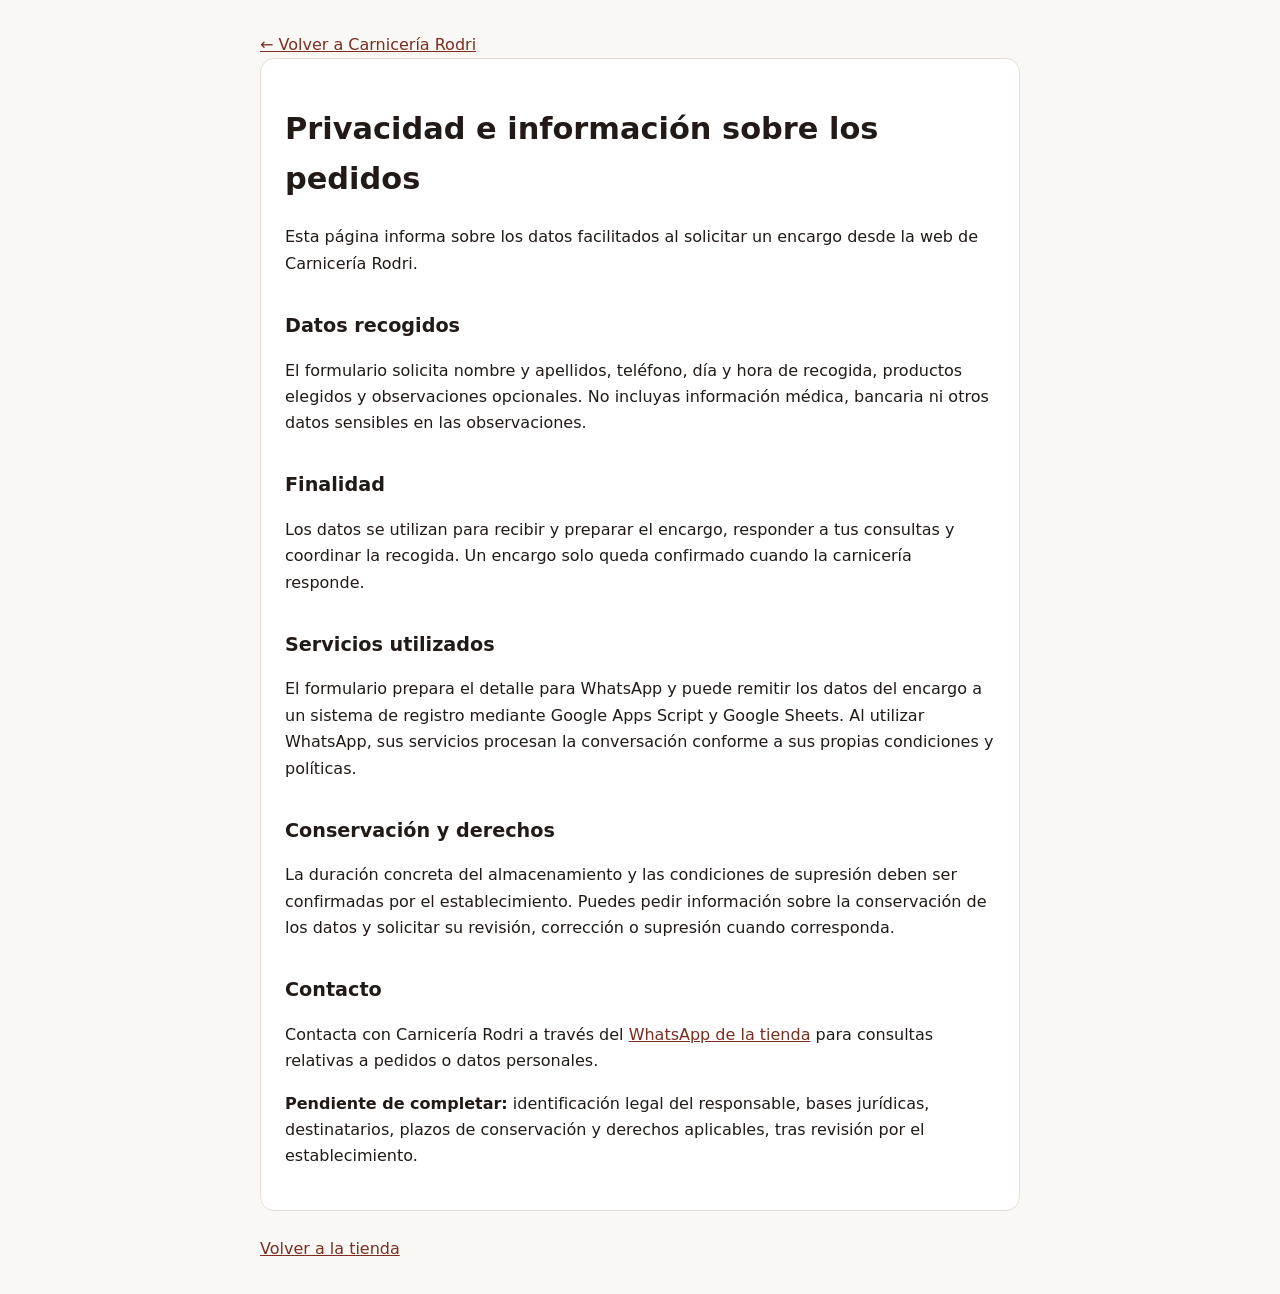
<file: privacidad.html>
<!doctype html>
<html lang="es"><head><meta charset="utf-8"><meta name="viewport" content="width=device-width,initial-scale=1">
<meta http-equiv="Content-Security-Policy" content="default-src 'self'; script-src 'none'; style-src 'self' 'unsafe-inline'; img-src 'self'; object-src 'none'; base-uri 'self'">
<meta name="referrer" content="strict-origin-when-cross-origin">
<title>Privacidad y pedidos · Carnicería Rodri</title>
<meta name="description" content="Información sobre el tratamiento de datos de los encargos de Carnicería Rodri.">
<style>body{font:16px/1.65 system-ui,-apple-system,sans-serif;max-width:760px;margin:0 auto;padding:32px 20px;color:#211a17;background:#faf8f5}a{color:#7b2e20}h1{font-size:1.9rem}h2{margin-top:1.7em;font-size:1.2rem}main{background:#fff;padding:24px;border-radius:14px;border:1px solid #e4ddd5}p,li{max-width:70ch}footer{margin-top:25px}</style>
</head><body><header><a href="index.html">← Volver a Carnicería Rodri</a></header><main>
<h1>Privacidad e información sobre los pedidos</h1>
<p>Esta página informa sobre los datos facilitados al solicitar un encargo desde la web de Carnicería Rodri.</p>
<h2>Datos recogidos</h2>
<p>El formulario solicita nombre y apellidos, teléfono, día y hora de recogida, productos elegidos y observaciones opcionales. No incluyas información médica, bancaria ni otros datos sensibles en las observaciones.</p>
<h2>Finalidad</h2>
<p>Los datos se utilizan para recibir y preparar el encargo, responder a tus consultas y coordinar la recogida. Un encargo solo queda confirmado cuando la carnicería responde.</p>
<h2>Servicios utilizados</h2>
<p>El formulario prepara el detalle para WhatsApp y puede remitir los datos del encargo a un sistema de registro mediante Google Apps Script y Google Sheets. Al utilizar WhatsApp, sus servicios procesan la conversación conforme a sus propias condiciones y políticas.</p>
<h2>Conservación y derechos</h2>
<p>La duración concreta del almacenamiento y las condiciones de supresión deben ser confirmadas por el establecimiento. Puedes pedir información sobre la conservación de los datos y solicitar su revisión, corrección o supresión cuando corresponda.</p>
<h2>Contacto</h2>
<p>Contacta con Carnicería Rodri a través del <a href="https://wa.me/34677228251" rel="noopener noreferrer">WhatsApp de la tienda</a> para consultas relativas a pedidos o datos personales.</p>
<p><strong>Pendiente de completar:</strong> identificación legal del responsable, bases jurídicas, destinatarios, plazos de conservación y derechos aplicables, tras revisión por el establecimiento.</p>
</main><footer><a href="index.html">Volver a la tienda</a></footer></body></html>
</file>
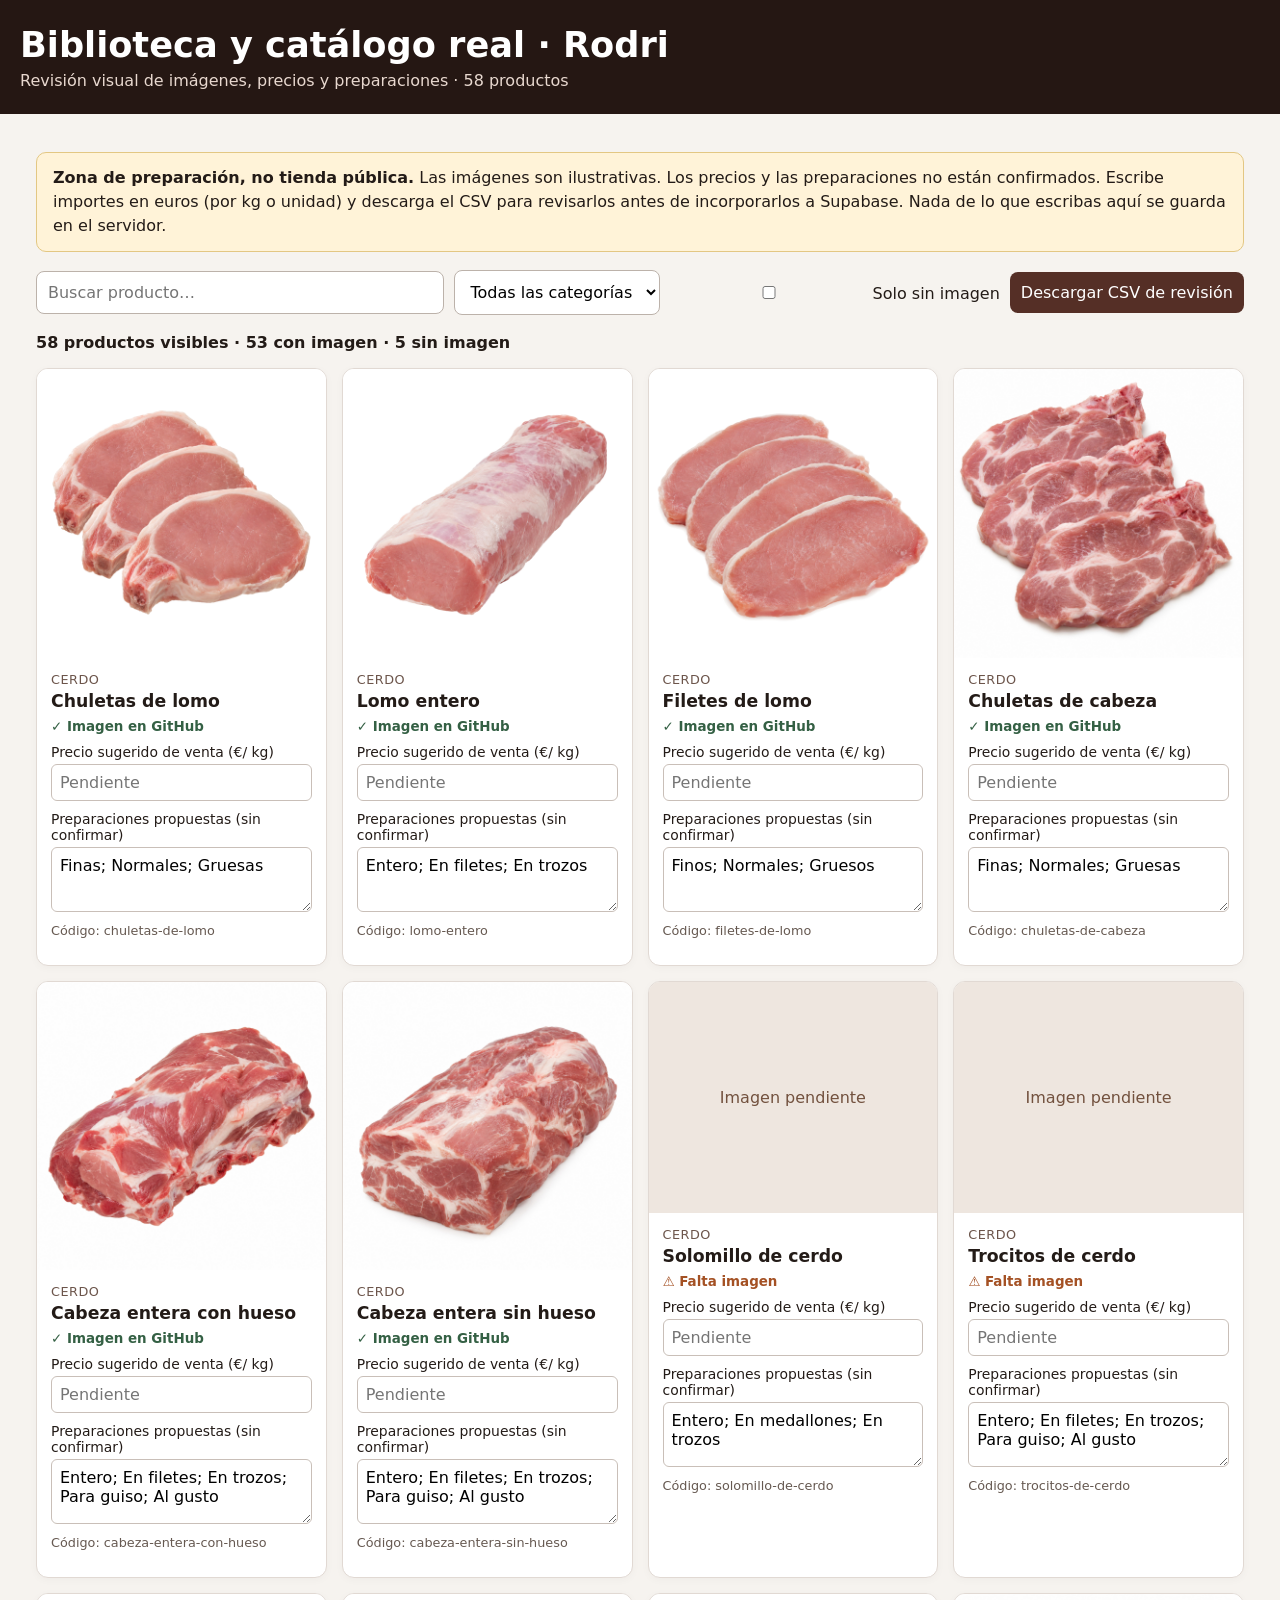
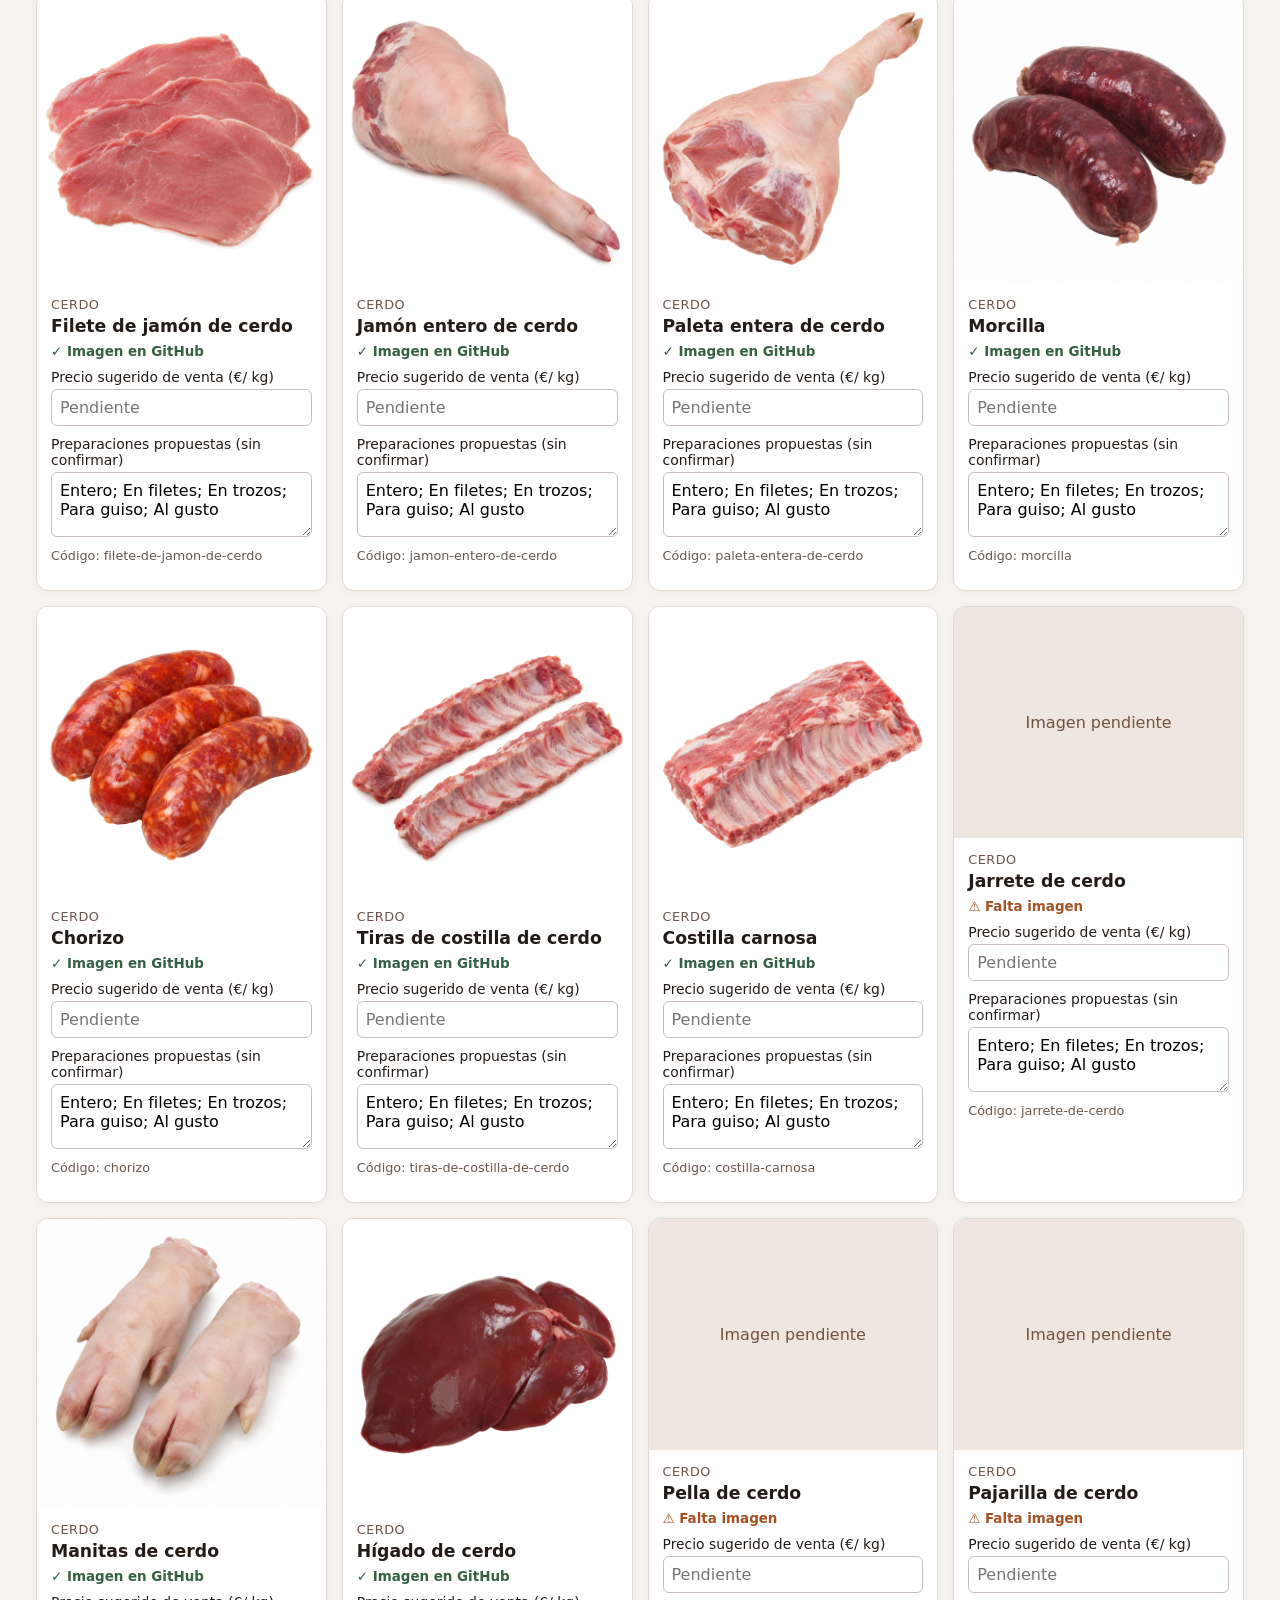
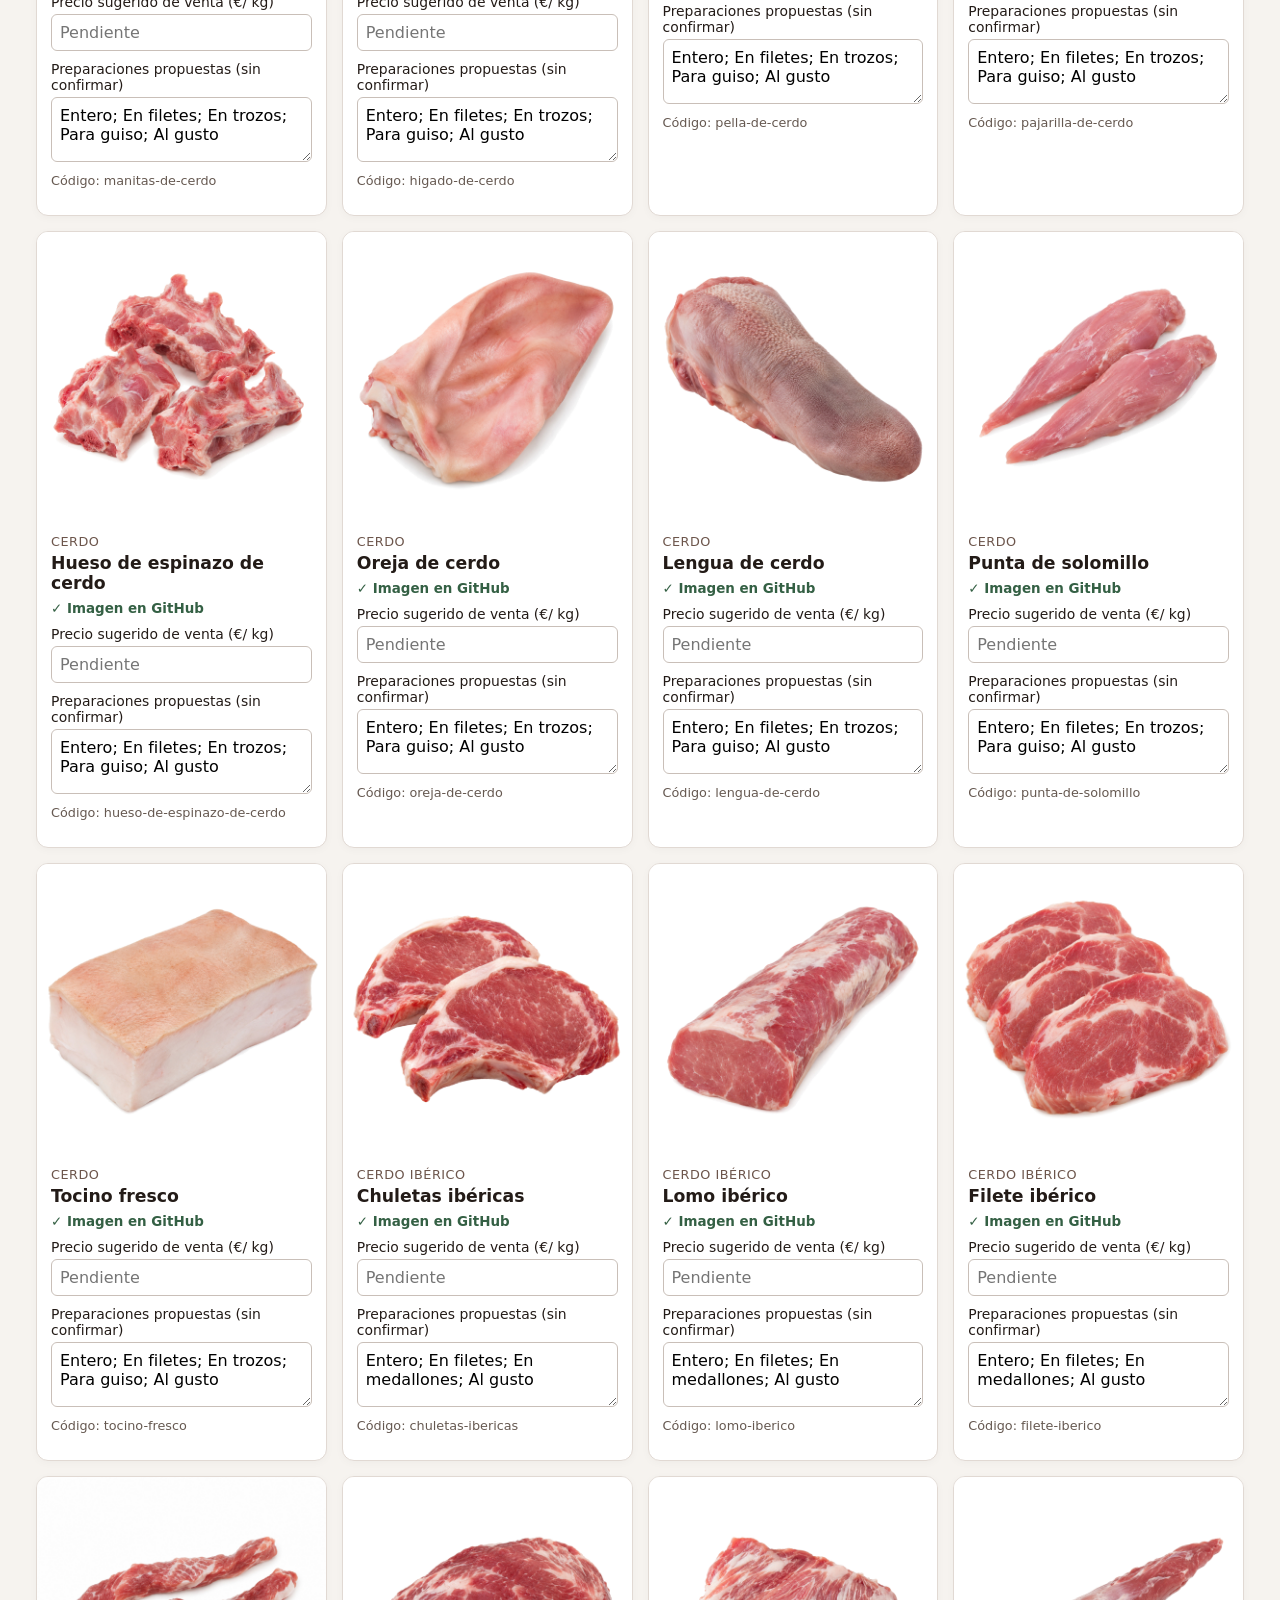
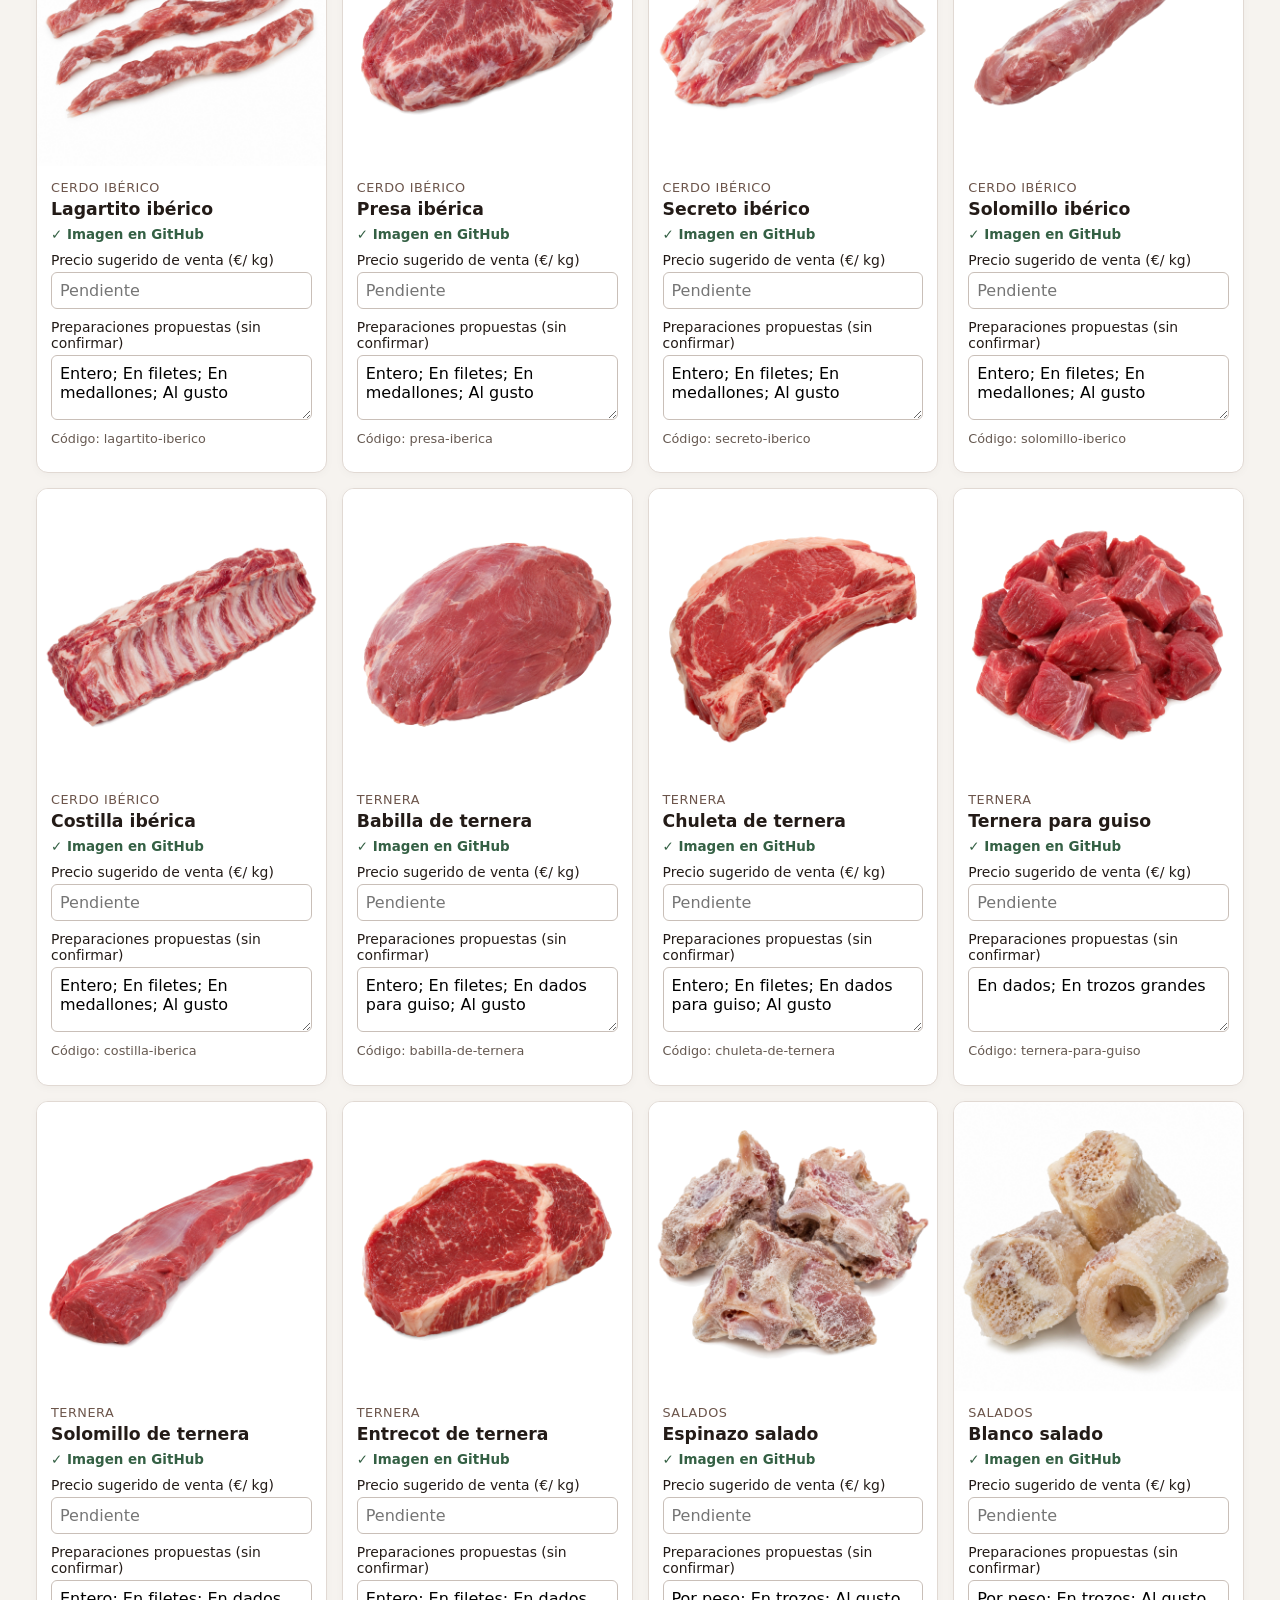
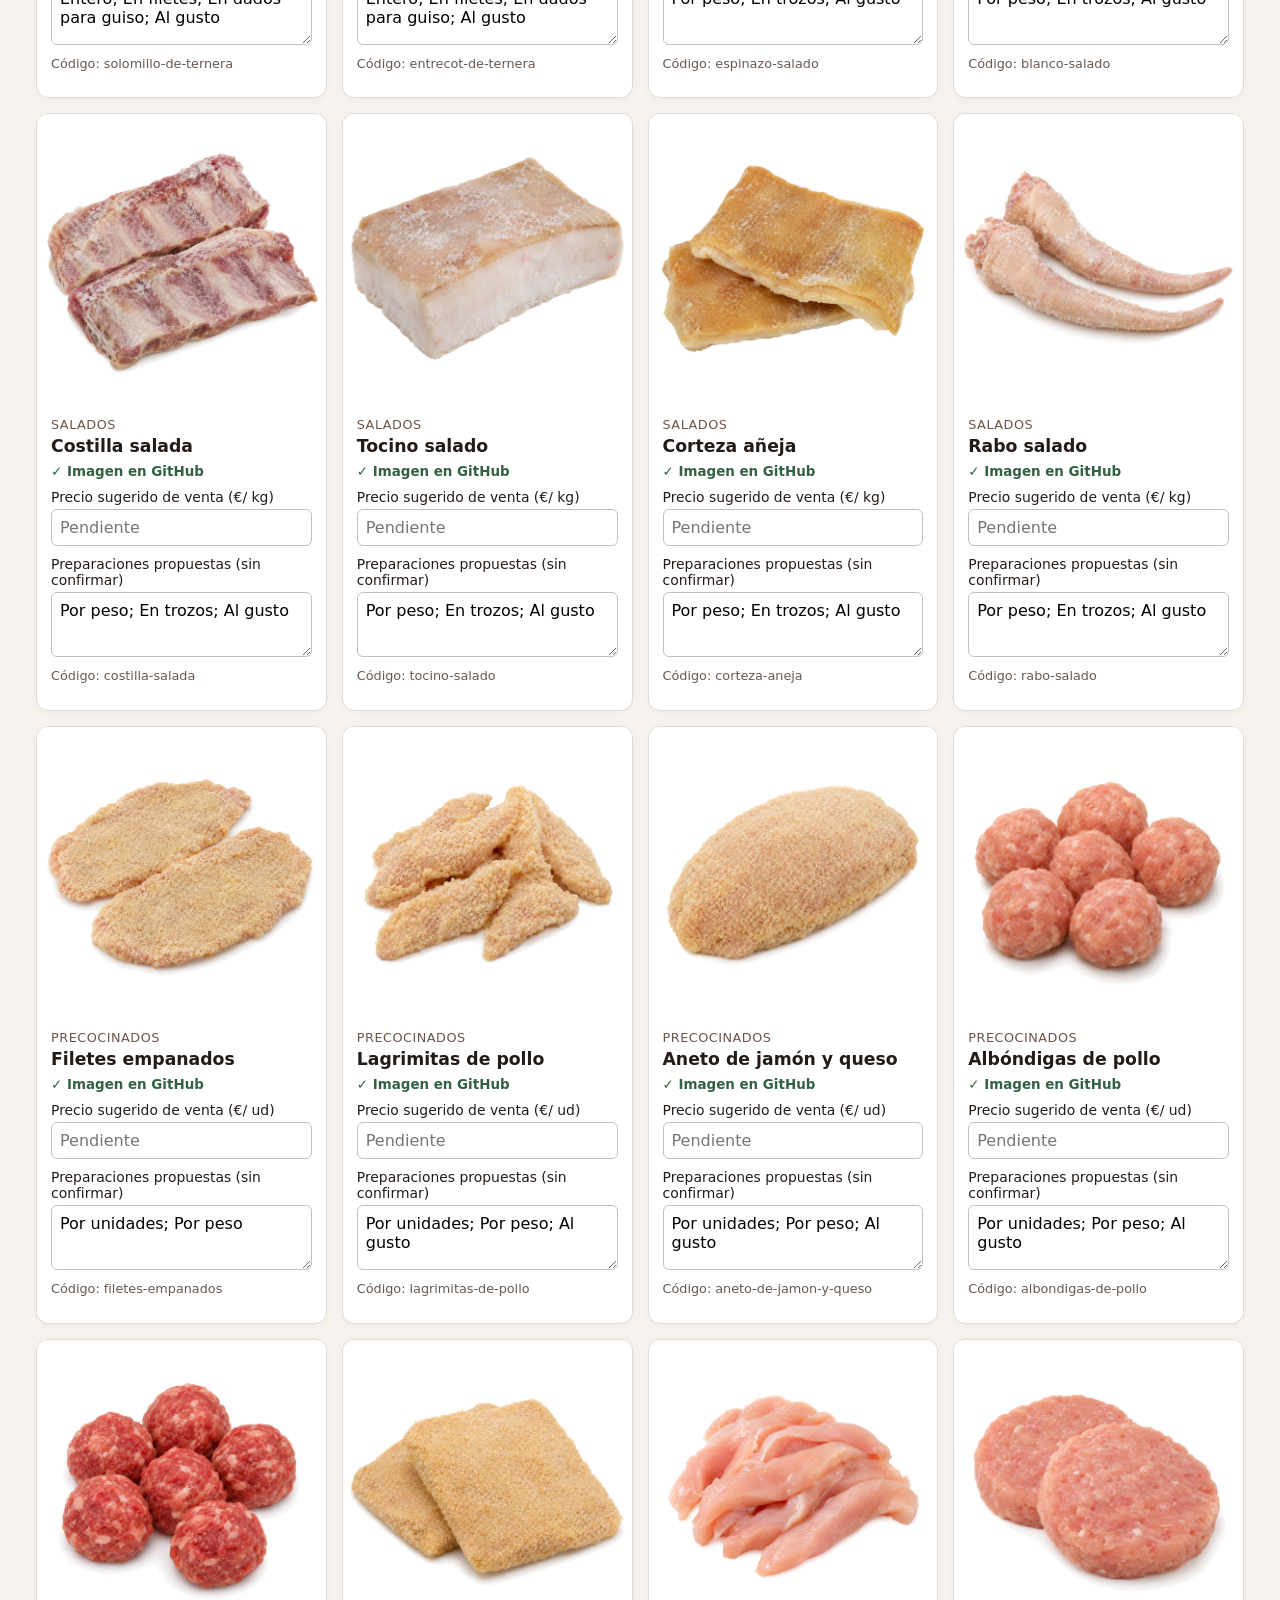
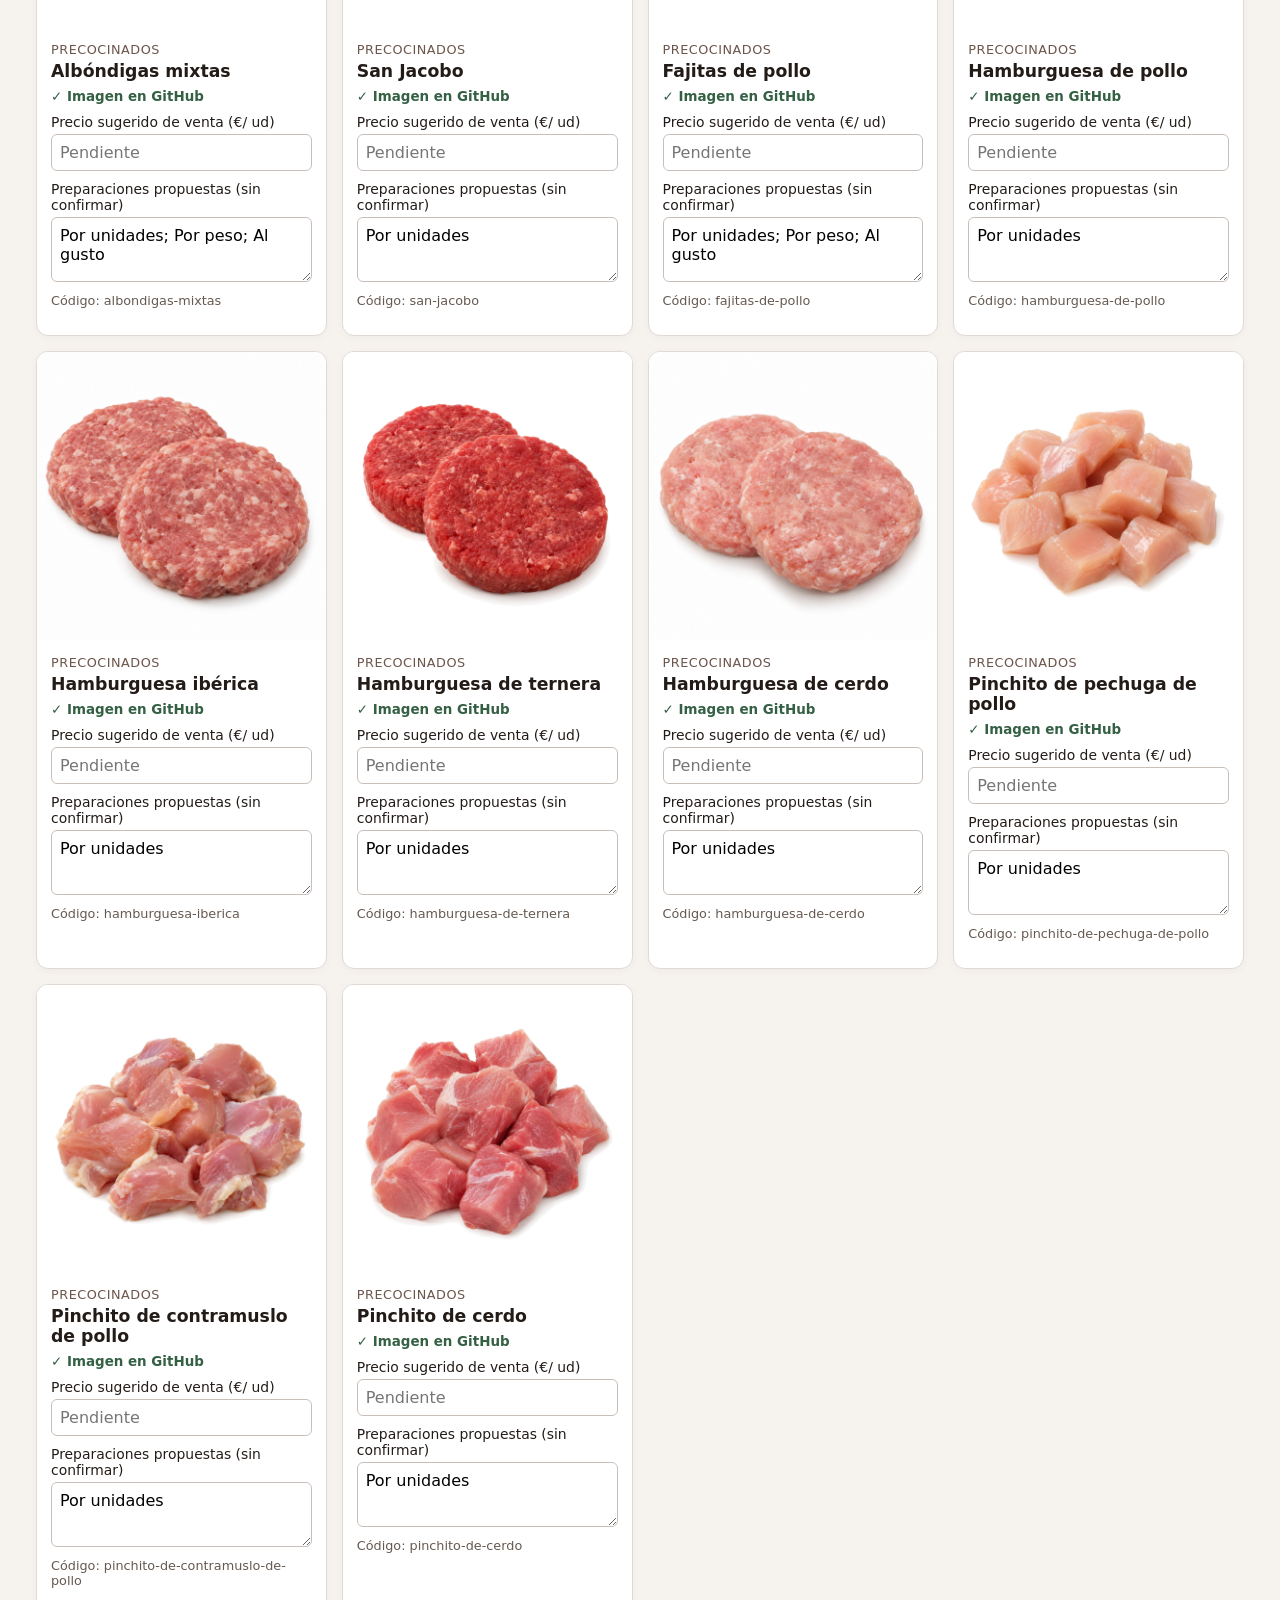
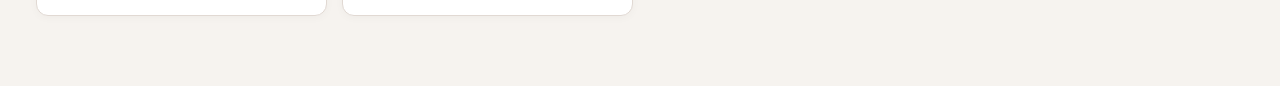
<file: revision-catalogo.html>
<!doctype html>
<html lang="es"><head><meta charset="utf-8"><meta name="viewport" content="width=device-width,initial-scale=1"><meta name="robots" content="noindex,nofollow"><title>Revisión del catálogo · Carnicería Rodri</title>
<style>
:root{font-family:system-ui,-apple-system,Segoe UI,sans-serif;color:#231b17;background:#f6f3ef}*{box-sizing:border-box}body{margin:0}header{background:#251713;color:white;padding:24px max(20px,calc((100vw - 1240px)/2))}header h1{margin:0 0 6px;font-size:clamp(1.5rem,3vw,2.2rem)}header p{margin:0;color:#e8d8cf}main{max-width:1240px;margin:auto;padding:22px 16px 70px}.notice{background:#fff3d8;border:1px solid #e3c783;padding:13px 16px;border-radius:10px;line-height:1.5}.toolbar{display:flex;flex-wrap:wrap;gap:10px;margin:18px 0;align-items:center}.toolbar input,.toolbar select,.toolbar button{font:inherit;padding:11px;border:1px solid #bcb2aa;border-radius:8px;background:white}.toolbar input{flex:1;min-width:190px}.toolbar button{background:#552f26;color:white;cursor:pointer;border:0}.stats{margin-bottom:16px;font-weight:650}.grid{display:grid;grid-template-columns:repeat(auto-fill,minmax(235px,1fr));gap:15px}.card{background:white;border:1px solid #e1d9d3;border-radius:12px;overflow:hidden;box-shadow:0 2px 9px #00000008}.picture{aspect-ratio:1.25;background:#eee6df;display:grid;place-items:center}.picture img{width:100%;height:100%;object-fit:cover}.missing{padding:25px;text-align:center;color:#72513e}.body{padding:14px}.body h2{font-size:1.08rem;margin:4px 0 8px}.meta{font-size:.8rem;color:#6c554b;text-transform:uppercase;letter-spacing:.04em}.status{font-size:.84rem;font-weight:650;color:#346044}.status.wait{color:#a45124}.body label{display:block;font-size:.87rem;margin:10px 0 4px}.body input,.body textarea{width:100%;border:1px solid #c9bfb8;border-radius:6px;padding:8px;font:inherit}.body textarea{min-height:65px;resize:vertical}.small{font-size:.8rem;color:#665951;margin-top:7px}.sr{position:absolute;left:-9999px}@media(max-width:550px){.grid{grid-template-columns:repeat(auto-fill,minmax(155px,1fr))}.body{padding:10px}}
</style></head><body>
<header><h1>Biblioteca y catálogo real · Rodri</h1><p>Revisión visual de imágenes, precios y preparaciones · 58 productos</p></header>
<main><p class="notice"><strong>Zona de preparación, no tienda pública.</strong> Las imágenes son ilustrativas. Los precios y las preparaciones no están confirmados. Escribe importes en euros (por kg o unidad) y descarga el CSV para revisarlos antes de incorporarlos a Supabase. Nada de lo que escribas aquí se guarda en el servidor.</p>
<div class="toolbar"><label class="sr" for="search">Buscar producto</label><input id="search" type="search" placeholder="Buscar producto…"><label class="sr" for="category">Categoría</label><select id="category"><option value="">Todas las categorías</option><option value="cerdo">Cerdo</option><option value="cerdo-iberico">Cerdo ibérico</option><option value="ternera">Ternera</option><option value="salados">Salados</option><option value="precocinados">Precocinados</option></select><label><input type="checkbox" id="onlyMissing"> Solo sin imagen</label><button id="export" type="button">Descargar CSV de revisión</button></div><div class="stats" id="stats"></div><div class="grid" id="grid"></div></main>
<script>
"use strict";
const products = [{"id":"chuletas-de-lomo","nombre":"Chuletas de lomo","categoria":"cerdo","imagen":"img/productos/biblioteca/cerdo/01-chuletas-de-lomo-de-cerdo.jpg","unidad":"kg","opciones":["Finas","Normales","Gruesas"]},{"id":"lomo-entero","nombre":"Lomo entero","categoria":"cerdo","imagen":"img/productos/biblioteca/cerdo/02-lomo-entero-de-cerdo.jpg","unidad":"kg","opciones":["Entero","En filetes","En trozos"]},{"id":"filetes-de-lomo","nombre":"Filetes de lomo","categoria":"cerdo","imagen":"img/productos/biblioteca/cerdo/03-filetes-de-lomo-de-cerdo.jpg","unidad":"kg","opciones":["Finos","Normales","Gruesos"]},{"id":"chuletas-de-cabeza","nombre":"Chuletas de cabeza","categoria":"cerdo","imagen":"img/productos/biblioteca/cerdo/04-chuletas-de-cabeza-de-cerdo.jpg","unidad":"kg","opciones":["Finas","Normales","Gruesas"]},{"id":"cabeza-entera-con-hueso","nombre":"Cabeza entera con hueso","categoria":"cerdo","imagen":"img/productos/biblioteca/cerdo/05-cabeza-entera-con-hueso-de-cerdo.jpg","unidad":"kg","opciones":["Entero","En filetes","En trozos","Para guiso","Al gusto"]},{"id":"cabeza-entera-sin-hueso","nombre":"Cabeza entera sin hueso","categoria":"cerdo","imagen":"img/productos/biblioteca/cerdo/06-cabeza-entera-sin-hueso-de-cerdo.jpg","unidad":"kg","opciones":["Entero","En filetes","En trozos","Para guiso","Al gusto"]},{"id":"solomillo-de-cerdo","nombre":"Solomillo de cerdo","categoria":"cerdo","imagen":null,"unidad":"kg","opciones":["Entero","En medallones","En trozos"]},{"id":"trocitos-de-cerdo","nombre":"Trocitos de cerdo","categoria":"cerdo","imagen":null,"unidad":"kg","opciones":["Entero","En filetes","En trozos","Para guiso","Al gusto"]},{"id":"filete-de-jamon-de-cerdo","nombre":"Filete de jamón de cerdo","categoria":"cerdo","imagen":"img/productos/biblioteca/cerdo/09-filetes-de-jamon-de-cerdo.jpg","unidad":"kg","opciones":["Entero","En filetes","En trozos","Para guiso","Al gusto"]},{"id":"jamon-entero-de-cerdo","nombre":"Jamón entero de cerdo","categoria":"cerdo","imagen":"img/productos/biblioteca/cerdo/10-jamon-entero-de-cerdo.jpg","unidad":"kg","opciones":["Entero","En filetes","En trozos","Para guiso","Al gusto"]},{"id":"paleta-entera-de-cerdo","nombre":"Paleta entera de cerdo","categoria":"cerdo","imagen":"img/productos/biblioteca/cerdo/11-paleta-entera-de-cerdo.jpg","unidad":"kg","opciones":["Entero","En filetes","En trozos","Para guiso","Al gusto"]},{"id":"morcilla","nombre":"Morcilla","categoria":"cerdo","imagen":"img/productos/biblioteca/cerdo/12-morcilla-de-cerdo.jpg","unidad":"kg","opciones":["Entero","En filetes","En trozos","Para guiso","Al gusto"]},{"id":"chorizo","nombre":"Chorizo","categoria":"cerdo","imagen":"img/productos/biblioteca/cerdo/13-chorizo-de-cerdo.jpg","unidad":"kg","opciones":["Entero","En filetes","En trozos","Para guiso","Al gusto"]},{"id":"tiras-de-costilla-de-cerdo","nombre":"Tiras de costilla de cerdo","categoria":"cerdo","imagen":"img/productos/biblioteca/cerdo/14-tiras-de-costilla-de-lomo-de-cerdo.jpg","unidad":"kg","opciones":["Entero","En filetes","En trozos","Para guiso","Al gusto"]},{"id":"costilla-carnosa","nombre":"Costilla carnosa","categoria":"cerdo","imagen":"img/productos/biblioteca/cerdo/15-costilla-carnosa-de-cerdo.jpg","unidad":"kg","opciones":["Entero","En filetes","En trozos","Para guiso","Al gusto"]},{"id":"jarrete-de-cerdo","nombre":"Jarrete de cerdo","categoria":"cerdo","imagen":null,"unidad":"kg","opciones":["Entero","En filetes","En trozos","Para guiso","Al gusto"]},{"id":"manitas-de-cerdo","nombre":"Manitas de cerdo","categoria":"cerdo","imagen":"img/productos/biblioteca/cerdo/17-manitas-de-cerdo.jpg","unidad":"kg","opciones":["Entero","En filetes","En trozos","Para guiso","Al gusto"]},{"id":"higado-de-cerdo","nombre":"Hígado de cerdo","categoria":"cerdo","imagen":"img/productos/biblioteca/cerdo/18-higado-de-cerdo.jpg","unidad":"kg","opciones":["Entero","En filetes","En trozos","Para guiso","Al gusto"]},{"id":"pella-de-cerdo","nombre":"Pella de cerdo","categoria":"cerdo","imagen":null,"unidad":"kg","opciones":["Entero","En filetes","En trozos","Para guiso","Al gusto"]},{"id":"pajarilla-de-cerdo","nombre":"Pajarilla de cerdo","categoria":"cerdo","imagen":null,"unidad":"kg","opciones":["Entero","En filetes","En trozos","Para guiso","Al gusto"]},{"id":"hueso-de-espinazo-de-cerdo","nombre":"Hueso de espinazo de cerdo","categoria":"cerdo","imagen":"img/productos/biblioteca/cerdo/21-hueso-de-espinazo-de-cerdo.jpg","unidad":"kg","opciones":["Entero","En filetes","En trozos","Para guiso","Al gusto"]},{"id":"oreja-de-cerdo","nombre":"Oreja de cerdo","categoria":"cerdo","imagen":"img/productos/biblioteca/cerdo/22-oreja-de-cerdo.jpg","unidad":"kg","opciones":["Entero","En filetes","En trozos","Para guiso","Al gusto"]},{"id":"lengua-de-cerdo","nombre":"Lengua de cerdo","categoria":"cerdo","imagen":"img/productos/biblioteca/cerdo/23-lengua-de-cerdo.jpg","unidad":"kg","opciones":["Entero","En filetes","En trozos","Para guiso","Al gusto"]},{"id":"punta-de-solomillo","nombre":"Punta de solomillo","categoria":"cerdo","imagen":"img/productos/biblioteca/cerdo/24-punta-de-solomillo-de-cerdo.jpg","unidad":"kg","opciones":["Entero","En filetes","En trozos","Para guiso","Al gusto"]},{"id":"tocino-fresco","nombre":"Tocino fresco","categoria":"cerdo","imagen":"img/productos/biblioteca/cerdo/25-tocino-fresco-de-cerdo.jpg","unidad":"kg","opciones":["Entero","En filetes","En trozos","Para guiso","Al gusto"]},{"id":"chuletas-ibericas","nombre":"Chuletas ibéricas","categoria":"cerdo-iberico","imagen":"img/productos/biblioteca/cerdo-iberico/01-chuletas-ibericas.jpg","unidad":"kg","opciones":["Entero","En filetes","En medallones","Al gusto"]},{"id":"lomo-iberico","nombre":"Lomo ibérico","categoria":"cerdo-iberico","imagen":"img/productos/biblioteca/cerdo-iberico/02-lomo-iberico.jpg","unidad":"kg","opciones":["Entero","En filetes","En medallones","Al gusto"]},{"id":"filete-iberico","nombre":"Filete ibérico","categoria":"cerdo-iberico","imagen":"img/productos/biblioteca/cerdo-iberico/03-filete-iberico.jpg","unidad":"kg","opciones":["Entero","En filetes","En medallones","Al gusto"]},{"id":"lagartito-iberico","nombre":"Lagartito ibérico","categoria":"cerdo-iberico","imagen":"img/productos/biblioteca/cerdo-iberico/04-lagartito-iberico.jpg","unidad":"kg","opciones":["Entero","En filetes","En medallones","Al gusto"]},{"id":"presa-iberica","nombre":"Presa ibérica","categoria":"cerdo-iberico","imagen":"img/productos/biblioteca/cerdo-iberico/05-presa-iberica.jpg","unidad":"kg","opciones":["Entero","En filetes","En medallones","Al gusto"]},{"id":"secreto-iberico","nombre":"Secreto ibérico","categoria":"cerdo-iberico","imagen":"img/productos/biblioteca/cerdo-iberico/06-secreto-iberico.jpg","unidad":"kg","opciones":["Entero","En filetes","En medallones","Al gusto"]},{"id":"solomillo-iberico","nombre":"Solomillo ibérico","categoria":"cerdo-iberico","imagen":"img/productos/biblioteca/cerdo-iberico/07-solomillo-iberico.jpg","unidad":"kg","opciones":["Entero","En filetes","En medallones","Al gusto"]},{"id":"costilla-iberica","nombre":"Costilla ibérica","categoria":"cerdo-iberico","imagen":"img/productos/biblioteca/cerdo-iberico/08-costilla-iberica.jpg","unidad":"kg","opciones":["Entero","En filetes","En medallones","Al gusto"]},{"id":"babilla-de-ternera","nombre":"Babilla de ternera","categoria":"ternera","imagen":"img/productos/biblioteca/ternera/01-babilla-de-ternera.jpg","unidad":"kg","opciones":["Entero","En filetes","En dados para guiso","Al gusto"]},{"id":"chuleta-de-ternera","nombre":"Chuleta de ternera","categoria":"ternera","imagen":"img/productos/biblioteca/ternera/02-chuleta-de-ternera.jpg","unidad":"kg","opciones":["Entero","En filetes","En dados para guiso","Al gusto"]},{"id":"ternera-para-guiso","nombre":"Ternera para guiso","categoria":"ternera","imagen":"img/productos/biblioteca/ternera/03-carne-para-guiso-de-ternera.jpg","unidad":"kg","opciones":["En dados","En trozos grandes"]},{"id":"solomillo-de-ternera","nombre":"Solomillo de ternera","categoria":"ternera","imagen":"img/productos/biblioteca/ternera/04-solomillo-de-ternera.jpg","unidad":"kg","opciones":["Entero","En filetes","En dados para guiso","Al gusto"]},{"id":"entrecot-de-ternera","nombre":"Entrecot de ternera","categoria":"ternera","imagen":"img/productos/biblioteca/ternera/05-entrecot-de-ternera.jpg","unidad":"kg","opciones":["Entero","En filetes","En dados para guiso","Al gusto"]},{"id":"espinazo-salado","nombre":"Espinazo salado","categoria":"salados","imagen":"img/productos/biblioteca/salados/01-espinazo-salado.jpg","unidad":"kg","opciones":["Por peso","En trozos","Al gusto"]},{"id":"blanco-salado","nombre":"Blanco salado","categoria":"salados","imagen":"img/productos/biblioteca/salados/02-blanco-salado.jpg","unidad":"kg","opciones":["Por peso","En trozos","Al gusto"]},{"id":"costilla-salada","nombre":"Costilla salada","categoria":"salados","imagen":"img/productos/biblioteca/salados/03-costilla-salada.jpg","unidad":"kg","opciones":["Por peso","En trozos","Al gusto"]},{"id":"tocino-salado","nombre":"Tocino salado","categoria":"salados","imagen":"img/productos/biblioteca/salados/04-tocino-salado.jpg","unidad":"kg","opciones":["Por peso","En trozos","Al gusto"]},{"id":"corteza-aneja","nombre":"Corteza añeja","categoria":"salados","imagen":"img/productos/biblioteca/salados/05-corteza-aneja.jpg","unidad":"kg","opciones":["Por peso","En trozos","Al gusto"]},{"id":"rabo-salado","nombre":"Rabo salado","categoria":"salados","imagen":"img/productos/biblioteca/salados/06-rabo-salado.jpg","unidad":"kg","opciones":["Por peso","En trozos","Al gusto"]},{"id":"filetes-empanados","nombre":"Filetes empanados","categoria":"precocinados","imagen":"img/productos/biblioteca/precocinados/01-filetes-empanados.jpg","unidad":"ud","opciones":["Por unidades","Por peso"]},{"id":"lagrimitas-de-pollo","nombre":"Lagrimitas de pollo","categoria":"precocinados","imagen":"img/productos/biblioteca/precocinados/02-lagrimitas-de-pollo.jpg","unidad":"ud","opciones":["Por unidades","Por peso","Al gusto"]},{"id":"aneto-de-jamon-y-queso","nombre":"Aneto de jamón y queso","categoria":"precocinados","imagen":"img/productos/biblioteca/precocinados/03-aneto-de-jamon-y-queso.jpg","unidad":"ud","opciones":["Por unidades","Por peso","Al gusto"]},{"id":"albondigas-de-pollo","nombre":"Albóndigas de pollo","categoria":"precocinados","imagen":"img/productos/biblioteca/precocinados/04-albondigas-de-pollo.jpg","unidad":"ud","opciones":["Por unidades","Por peso","Al gusto"]},{"id":"albondigas-mixtas","nombre":"Albóndigas mixtas","categoria":"precocinados","imagen":"img/productos/biblioteca/precocinados/05-albondigas-mixtas.jpg","unidad":"ud","opciones":["Por unidades","Por peso","Al gusto"]},{"id":"san-jacobo","nombre":"San Jacobo","categoria":"precocinados","imagen":"img/productos/biblioteca/precocinados/06-san-jacobos.jpg","unidad":"ud","opciones":["Por unidades"]},{"id":"fajitas-de-pollo","nombre":"Fajitas de pollo","categoria":"precocinados","imagen":"img/productos/biblioteca/precocinados/08-fajitas-de-pollo.jpg","unidad":"ud","opciones":["Por unidades","Por peso","Al gusto"]},{"id":"hamburguesa-de-pollo","nombre":"Hamburguesa de pollo","categoria":"precocinados","imagen":"img/productos/biblioteca/precocinados/09-hamburguesas-de-pollo.jpg","unidad":"ud","opciones":["Por unidades"]},{"id":"hamburguesa-iberica","nombre":"Hamburguesa ibérica","categoria":"precocinados","imagen":"img/productos/biblioteca/precocinados/10-hamburguesas-ibericas.jpg","unidad":"ud","opciones":["Por unidades"]},{"id":"hamburguesa-de-ternera","nombre":"Hamburguesa de ternera","categoria":"precocinados","imagen":"img/productos/biblioteca/precocinados/11-hamburguesas-de-ternera.jpg","unidad":"ud","opciones":["Por unidades"]},{"id":"hamburguesa-de-cerdo","nombre":"Hamburguesa de cerdo","categoria":"precocinados","imagen":"img/productos/biblioteca/precocinados/12-hamburguesas-de-cerdo.jpg","unidad":"ud","opciones":["Por unidades"]},{"id":"pinchito-de-pechuga-de-pollo","nombre":"Pinchito de pechuga de pollo","categoria":"precocinados","imagen":"img/productos/biblioteca/precocinados/13-pinchitos-de-pechuga-de-pollo.jpg","unidad":"ud","opciones":["Por unidades"]},{"id":"pinchito-de-contramuslo-de-pollo","nombre":"Pinchito de contramuslo de pollo","categoria":"precocinados","imagen":"img/productos/biblioteca/precocinados/14-pinchitos-de-contramuslo-de-pollo.jpg","unidad":"ud","opciones":["Por unidades"]},{"id":"pinchito-de-cerdo","nombre":"Pinchito de cerdo","categoria":"precocinados","imagen":"img/productos/biblioteca/precocinados/15-pinchitos-de-cerdo.jpg","unidad":"ud","opciones":["Por unidades"]}];
const categories={"cerdo":"Cerdo","cerdo-iberico":"Cerdo ibérico","ternera":"Ternera","salados":"Salados","precocinados":"Precocinados"};
const grid=document.getElementById("grid"),search=document.getElementById("search"),category=document.getElementById("category"),onlyMissing=document.getElementById("onlyMissing");
const fields=new Map();
function element(tag,cls,text){const el=document.createElement(tag);if(cls)el.className=cls;if(text!==undefined)el.textContent=text;return el}
function draw(){grid.replaceChildren();const q=search.value.normalize("NFD").replace(/[\u0300-\u036f]/g,"").toLowerCase();let shown=0;for(const p of products){const hay=p.nombre.normalize("NFD").replace(/[\u0300-\u036f]/g,"").toLowerCase().includes(q);if(!hay||(category.value&&p.categoria!==category.value)||(onlyMissing.checked&&p.imagen))continue;shown++;const card=element("article","card"),pic=element("div","picture");if(p.imagen){const img=element("img");img.src=p.imagen;img.alt="Imagen ilustrativa de "+p.nombre;img.loading="lazy";pic.append(img)}else pic.append(element("div","missing","Imagen pendiente"));card.append(pic);const body=element("div","body");body.append(element("div","meta",categories[p.categoria]),element("h2","",p.nombre),element("div",p.imagen?"status":"status wait",p.imagen?"✓ Imagen en GitHub":"⚠ Falta imagen"));const lab=element("label","", "Precio sugerido de venta (€/ "+p.unidad+")");const input=element("input");input.type="text";input.inputMode="decimal";input.placeholder="Pendiente";input.autocomplete="off";const lab2=element("label","","Preparaciones propuestas (sin confirmar)");const textarea=element("textarea");textarea.value=p.opciones.join("; ");const existing=fields.get(p.id);if(existing){input.value=existing.precio;textarea.value=existing.opciones}input.addEventListener("input",()=>fields.set(p.id,{precio:input.value,opciones:textarea.value}));textarea.addEventListener("input",()=>fields.set(p.id,{precio:input.value,opciones:textarea.value}));body.append(lab,input,lab2,textarea,element("p","small","Código: "+p.id));card.append(body);grid.append(card)}document.getElementById("stats").textContent=shown+" productos visibles · "+products.filter(p=>p.imagen).length+" con imagen · "+products.filter(p=>!p.imagen).length+" sin imagen"}
[search,category,onlyMissing].forEach(el=>el.addEventListener("input",draw));
document.getElementById("export").addEventListener("click",()=>{const quote=s=>'"'+String(s??"").replace(/"/g,'""')+'"';const rows=[["id","producto","categoria","imagen_github","unidad","precio_eur","preparaciones_sugeridas","estado_precio"]];for(const p of products){const f=fields.get(p.id)||{};const price=(f.precio||"").trim().replace(",",".");if(price&&!/^(?:[0-9]+)(?:\.[0-9]{1,2})?$/.test(price)){alert("Precio inválido para "+p.nombre+". Usa números con hasta dos decimales.");return}rows.push([p.id,p.nombre,p.categoria,p.imagen||"",p.unidad,price,f.opciones??p.opciones.join("; "),"pendiente_confirmacion"])}const csv="\uFEFF"+rows.map(row=>row.map(quote).join(";")).join("\r\n");const blob=new Blob([csv],{type:"text/csv;charset=utf-8"}),url=URL.createObjectURL(blob),a=document.createElement("a");a.href=url;a.download="rodri-revision-precios-opciones.csv";a.click();setTimeout(()=>URL.revokeObjectURL(url),1000)});
draw();
</script></body></html>
</file>
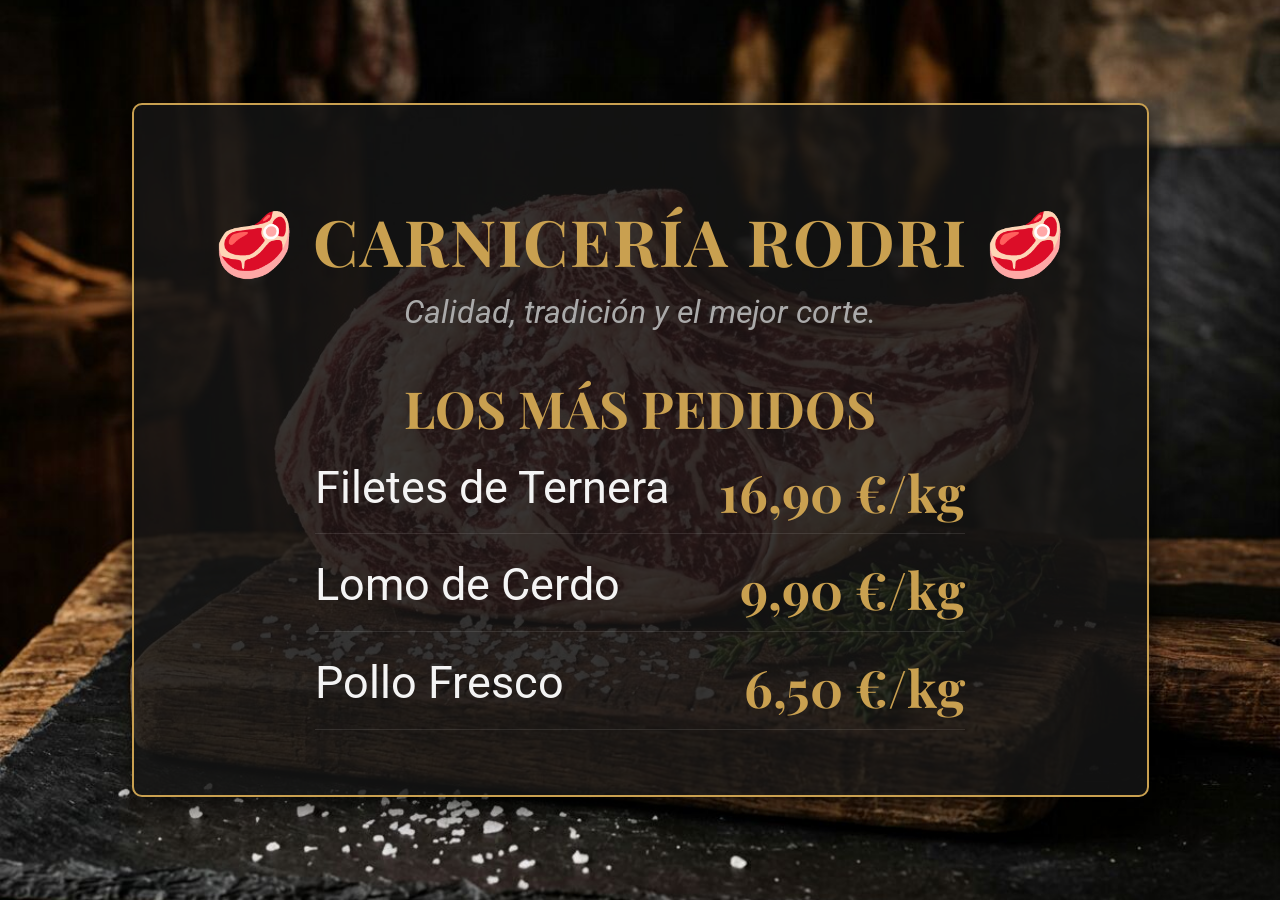
<file: img/productos/presentación.html>
<!DOCTYPE html>
<html lang="es">
<head>
<meta charset="UTF-8">
<meta name="viewport" content="width=device-width, initial-scale=1.0">
<title>Carnicería Rodri - Presentación</title>
<style>
    /* ESTILO GENERAL BASADO EN TU WEB */
    @import url('https://fonts.googleapis.com/css2?family=Playfair+Display:ital,wght@0,600;1,600&family=Roboto:wght@400;700&display=swap');
    
    body, html { 
        margin: 0; padding: 0; width: 100%; height: 100%; overflow: hidden; 
        background-color: #1a1a1a; 
        font-family: 'Roboto', sans-serif; 
    }
    
    .slide {
        position: absolute; top: 0; left: 0; width: 100%; height: 100%;
        background-size: cover; background-position: center;
        opacity: 0; transition: opacity 1.5s ease-in-out;
        display: flex; flex-direction: column; justify-content: center; align-items: center;
    }
    .slide.active { opacity: 1; }
    
    /* RECUADRO OSCURO ESTILO WEB */
    .overlay {
        background: rgba(20, 20, 20, 0.85); /* Fondo oscuro elegante */
        padding: 50px 80px; 
        border-radius: 10px; 
        text-align: center;
        color: #f4f4f4; 
        max-width: 85%; 
        border: 2px solid #c9a050; /* Borde dorado */
        box-shadow: 0 10px 30px rgba(0,0,0,0.8);
    }
    
    /* TIPOGRAFÍA DE TU WEB */
    h1 { 
        color: #c9a050; 
        font-family: 'Playfair Display', serif;
        font-size: 5vw; /* Muy grande */
        margin-bottom: 10px; 
        text-transform: uppercase; 
        letter-spacing: 2px;
    }
    h2 { 
        color: #c9a050;
        font-family: 'Playfair Display', serif;
        font-size: 4vw; 
        margin-bottom: 10px; 
    }
    .lema { 
        font-style: italic; 
        font-size: 2.5vw; 
        margin-bottom: 30px; 
        color: #aaaaaa; 
    }
    
    /* LISTA DE PRECIOS GRANDE Y CLARA */
    ul { 
        list-style: none; 
        padding: 0; 
        font-size: 3.5vw; /* Letras de productos muy grandes */
        line-height: 1.6; 
        text-align: left; 
        display: inline-block; 
        margin: 0 auto;
    }
    li { 
        margin-bottom: 15px; 
        border-bottom: 1px solid rgba(255,255,255,0.1);
        padding-bottom: 10px;
    }
    
    /* PRECIOS DESTACADOS EN DORADO */
    .precio { 
        color: #c9a050; 
        font-weight: bold; 
        float: right; 
        margin-left: 50px;
        font-family: 'Playfair Display', serif;
        font-size: 4vw; /* Precio aún más grande */
    }
</style>
</head>
<body>

<!-- PANTALLA 1 -->
<div class="slide active" style="background-image: url('chuleton.jpg');">
    <div class="overlay">
        <h1>🥩 CARNICERÍA RODRI 🥩</h1>
        <div class="lema">Calidad, tradición y el mejor corte.</div>
        <h2>LOS MÁS PEDIDOS</h2>
        <ul>
            <li>Filetes de Ternera <span class="precio">16,90 €/kg</span></li>
            <li>Lomo de Cerdo <span class="precio">9,90 €/kg</span></li>
            <li>Pollo Fresco <span class="precio">6,50 €/kg</span></li>
        </ul>
    </div>
</div>

<!-- PANTALLA 2 -->
<div class="slide" style="background-image: url('filetes-ternera.jpg');">
    <div class="overlay">
        <h2>🐄 VACUNO Y TERNERA</h2>
        <div class="lema">Tierna, jugosa y cortada al momento.</div>
        <ul>
            <li>Chuletón / Entrecot <span class="precio">28,90 €/kg</span></li>
            <li>Solomillo <span class="precio">34,90 €/kg</span></li>
            <li>Carne Picada <span class="precio">10,50 €/kg</span></li>
            <li>Ternera para Guisar <span class="precio">13,90 €/kg</span></li>
        </ul>
    </div>
</div>

<!-- PANTALLA 3 -->
<div class="slide" style="background-image: url('costillas.jpg');">
    <div class="overlay">
        <h2>🐖 CERDO E IBÉRICO</h2>
        <div class="lema">De la brasa al horno.</div>
        <ul>
            <li>Secreto / Presa / Pluma <span class="precio">24,90 €/kg</span></li>
            <li>Costillas de Cerdo <span class="precio">7,50 €/kg</span></li>
            <li>Chuletas / Panceta <span class="precio">8,90 €/kg</span></li>
            <li>Lomo de Cerdo <span class="precio">9,90 €/kg</span></li>
        </ul>
    </div>
</div>

<!-- PANTALLA 4 -->
<div class="slide" style="background-image: url('pollo.jpg');">
    <div class="overlay">
        <h2>🐔 AVES Y CORDERO 🐑</h2>
        <div class="lema">Limpios y listos para cocinar.</div>
        <ul>
            <li>Pollo Fresco <span class="precio">6,50 €/kg</span></li>
            <li>Alitas / Pavo <span class="precio">5,90 €/kg</span></li>
            <li>Conejo y Codorniz <span class="precio">11,50 €/kg</span></li>
            <li>Cordero Lechal <span class="precio">22,00 €/kg</span></li>
        </ul>
    </div>
</div>

<!-- PANTALLA 5 -->
<div class="slide" style="background-image: url('hamburguesas.jpg');">
    <div class="overlay">
        <h2>👨‍🍳 ELABORADOS DE LA CASA</h2>
        <div class="lema">Hechos aquí cada mañana.</div>
        <ul>
            <li>Hamburguesas Artesanas <span class="precio">2,10 €/ud</span></li>
            <li>Chorizo / Salchichas <span class="precio">9,50 €/kg</span></li>
            <li>Pinchos Morunos <span class="precio">1,60 €/ud</span></li>
            <li>Albóndigas / Empanados <span class="precio">12,50 €/kg</span></li>
        </ul>
    </div>
</div>

<!-- PANTALLA 6 -->
<div class="slide" style="background-image: url('jamon.jpg');">
    <div class="overlay">
        <h2>🧀 CHARCUTERÍA Y QUESOS</h2>
        <div class="lema">Cortado a tu gusto.</div>
        <ul>
            <li>Jamón Serrano e Ibérico <span class="precio">55,00 €/kg</span></li>
            <li>Embutidos Curados <span class="precio">32,00 €/kg</span></li>
            <li>Quesos Nacionales <span class="precio">21,00 €/kg</span></li>
            <li>Fiambres y Loncheados <span class="precio">14,00 €/kg</span></li>
        </ul>
    </div>
</div>

<!-- PANTALLA 7 -->
<div class="slide" style="background-image: url('refrescos.jpg');">
    <div class="overlay">
        <h2>🥤 BEBIDAS Y DESPENSA</h2>
        <div class="lema">Todo lo que necesitas para completar.</div>
        <ul>
            <li>Refrescos <span class="precio">1,20 €/ud</span></li>
            <li>Cervezas y Vinos <span class="precio">1,50 €/ud</span></li>
            <li>Agua y Zumos <span class="precio">1,00 €/ud</span></li>
            <li>Huevos, Pan y Aceite <span class="precio">4,50 €/ud</span></li>
            <li>Carbón Vegetal 3kg <span class="precio">7,50 €</span></li>
            <li>Salsas y Adobos <span class="precio">3,20 €/ud</span></li>
        </ul>
    </div>
</div>

<script>
    const slides = document.querySelectorAll('.slide');
    let currentSlide = 0;
    const slideDuration = 12000; // 12 segundos (un poco más para leer los precios grandes)

    function nextSlide() {
        slides[currentSlide].classList.remove('active');
        currentSlide = (currentSlide + 1) % slides.length;
        slides[currentSlide].classList.add('active');
    }

    setInterval(nextSlide, slideDuration);
</script>

</body>
</html>
</file>
<file: css/styles.css>
/* =========================================================
   Carnicería Rodri & Charcutería — styles.css
   ========================================================= */

/* ——— Variables ——— */
:root {
  --paper: #f3ebdd;
  --paper-2: #e9dfcc;
  --ink: #1b1513;
  --ink-2: #3a302b;
  --muted: #7a6c62;
  --blood: #7d1d18;
  --blood-2: #a12a20;
  --brass: #b88a48;
  --wa: #1d8a4c;
  --wa-2: #166e3c;
  --line: rgba(27, 21, 19, 0.14);
  --radius: 14px;
  --display: 'Fraunces', Georgia, serif;
  --body: 'Archivo', system-ui, sans-serif;
  --topbar: 68px;
}

/* ——— Reset ——— */
*, *::before, *::after { box-sizing: border-box; }
html { scroll-behavior: smooth; scroll-padding-top: calc(var(--topbar) + 60px); }
body {
  margin: 0;
  font-family: var(--body);
  color: var(--ink);
  background: var(--paper);
  line-height: 1.5;
  -webkit-font-smoothing: antialiased;
}
body.no-scroll { overflow: hidden; }
img { display: block; max-width: 100%; }
h1, h2, h3, h4 { font-family: var(--display); margin: 0; line-height: 1.05; }
p { margin: 0; }
a { color: inherit; }
[hidden] { display: none !important; }

/* ——— Textura de grano ——— */
.grain {
  position: fixed; inset: 0; pointer-events: none; z-index: 1; opacity: .07; mix-blend-mode: multiply;
  background-image: url("data:image/svg+xml,%3Csvg xmlns='http://www.w3.org/2000/svg' width='160' height='160'%3E%3Cfilter id='n'%3E%3CfeTurbulence type='fractalNoise' baseFrequency='.9' numOctaves='3' stitchTiles='stitch'/%3E%3C/filter%3E%3Crect width='100%25' height='100%25' filter='url(%23n)'/%3E%3C/svg%3E");
}

/* ——— Accesibilidad ——— */
:focus-visible { outline: 2.5px solid var(--brass); outline-offset: 3px; }

.skip-link {
  position: fixed; left: 1rem; top: .5rem; z-index: 100;
  transform: translateY(-180%); padding: .75rem 1rem;
  background: var(--paper); color: var(--ink); border: 2px solid var(--brass);
  border-radius: 10px; font-weight: 700; text-decoration: none;
}
.skip-link:focus { transform: translateY(0); }

/* ——— Botones ——— */
.btn {
  display: inline-flex; align-items: center; justify-content: center; gap: .55rem;
  font: 600 .95rem/1 var(--body); letter-spacing: .01em;
  padding: .95rem 1.4rem; border-radius: 999px; border: 1.5px solid transparent;
  text-decoration: none; cursor: pointer; transition: transform .15s ease, background .2s, color .2s, border-color .2s, box-shadow .2s;
}
.btn:active { transform: scale(.97); }
.btn svg { width: 1.2em; height: 1.2em; }
.btn-primary { background: var(--blood); color: #fff; box-shadow: 0 10px 24px -12px rgba(125, 29, 24, .8); }
.btn-primary:hover { background: var(--blood-2); }
.btn-ghost { border-color: rgba(255, 255, 255, .5); color: #fff; }
.btn-ghost:hover { background: rgba(255, 255, 255, .1); border-color: #fff; }
.btn-whatsapp { background: var(--wa); color: #fff; }
.btn-whatsapp:hover { background: var(--wa-2); }
.btn-block { width: 100%; padding: 1.1rem; font-size: 1rem; }
.link-btn {
  background: none; border: 0; color: var(--muted);
  font: 500 .85rem var(--body); text-decoration: underline; cursor: pointer;
  margin: .8rem auto 0; display: block;
}
.link-btn:hover { color: var(--blood); }

/* ——— Cabecera ——— */
.topbar {
  position: sticky; top: 0; z-index: 30; height: var(--topbar);
  display: flex; align-items: center; gap: 1.5rem; padding: 0 clamp(1rem, 4vw, 2.5rem);
  background: rgba(27, 21, 19, .92); color: #f6efe3; backdrop-filter: blur(10px);
  border-bottom: 1px solid rgba(184, 138, 72, .25);
}
.brand { display: flex; align-items: center; gap: .7rem; text-decoration: none; }
.brand img { width: 46px; height: 46px; border-radius: 50%; border: 2px solid var(--brass); object-fit: cover; background: #fff; }
.brand-text { display: flex; flex-direction: column; line-height: 1.1; }
.brand-text strong { font: 700 1.15rem var(--display); letter-spacing: .01em; }
.brand-text small { font-size: .72rem; letter-spacing: .22em; text-transform: uppercase; color: var(--brass); }
.topnav { display: flex; gap: 1.6rem; margin-left: auto; font-size: .9rem; }
.topnav a { text-decoration: none; opacity: .8; transition: opacity .2s; }
.topnav a:hover { opacity: 1; }

.cart-btn {
  display: inline-flex; align-items: center; gap: .5rem; cursor: pointer;
  background: var(--paper); color: var(--ink); border: 0; border-radius: 999px;
  padding: .55rem .6rem .55rem 1rem; font: 600 .9rem var(--body);
}
.cart-btn svg { width: 20px; height: 20px; fill: currentColor; }
.cart-count {
  min-width: 26px; height: 26px; border-radius: 999px; display: grid; place-items: center;
  background: var(--blood); color: #fff; font-size: .8rem; padding: 0 .4rem;
}
.cart-btn.bump .cart-count { animation: bump .45s ease; }
@keyframes bump { 40% { transform: scale(1.45); } }

/* ——— Portada ——— */
.hero {
  position: relative; min-height: min(88vh, 780px); display: grid; align-items: center;
  color: #f6efe3; overflow: hidden; background: var(--ink);
}
.hero-bg, .hero-bg img { position: absolute; inset: 0; width: 100%; height: 100%; }
.hero-bg img { object-fit: cover; object-position: 70% center; animation: slowzoom 18s ease-out both; }
@keyframes slowzoom { from { transform: scale(1.08); } to { transform: scale(1); } }
.hero::after {
  content: ''; position: absolute; inset: 0;
  background: linear-gradient(90deg, rgba(18, 13, 11, .95) 0%, rgba(18, 13, 11, .75) 38%, rgba(18, 13, 11, .1) 75%),
              linear-gradient(0deg, rgba(18, 13, 11, .7), transparent 35%);
}
.hero-inner { position: relative; z-index: 2; padding: 4rem clamp(1.2rem, 6vw, 5rem); max-width: 760px; }
.eyebrow { font-size: .76rem; font-weight: 600; letter-spacing: .24em; text-transform: uppercase; color: var(--brass); margin-bottom: 1.1rem; }
.eyebrow.dark { color: var(--blood); }
.hero h1 { font-size: clamp(2.8rem, 7vw, 5.6rem); font-weight: 900; letter-spacing: -.02em; }
.hero h1 em { font-style: italic; font-weight: 500; color: #f0c98d; }
.hero-lead { margin-top: 1.4rem; font-size: clamp(1rem, 1.6vw, 1.15rem); max-width: 520px; color: rgba(246, 239, 227, .82); }
.hero-cta { display: flex; flex-wrap: wrap; gap: .8rem; margin-top: 2rem; }
.hero-facts { list-style: none; padding: 0; margin: 2.8rem 0 0; display: flex; flex-wrap: wrap; gap: 1.6rem 2.4rem; font-size: .88rem; color: rgba(246, 239, 227, .7); }
.hero-facts li { border-left: 2px solid var(--brass); padding-left: .8rem; }
.hero-facts b { display: block; font: 700 1.25rem var(--display); color: #fff; }

.seal {
  position: absolute; z-index: 3; right: clamp(1rem, 6vw, 6rem); bottom: -70px;
  width: clamp(150px, 18vw, 230px); aspect-ratio: 1; border-radius: 50%; overflow: hidden;
  border: 6px solid var(--paper); box-shadow: 0 30px 60px -20px rgba(0, 0, 0, .7); background: #fff;
  transform: rotate(-8deg);
}
.seal img { width: 100%; height: 100%; object-fit: cover; transform: scale(1.18); }

.reveal { opacity: 0; transform: translateY(18px); animation: reveal .8s cubic-bezier(.2, .7, .2, 1) forwards; animation-delay: var(--d, 0s); }
.seal.reveal { transform: rotate(-8deg) translateY(18px); animation-name: reveal-seal; }
@keyframes reveal { to { opacity: 1; transform: none; } }
@keyframes reveal-seal { to { opacity: 1; transform: rotate(-8deg); } }

/* ——— Pasos ——— */
.steps {
  position: relative; z-index: 2; display: grid; grid-template-columns: repeat(3, 1fr);
  max-width: 1180px; margin: 0 auto; padding: 5.5rem clamp(1.2rem, 4vw, 2.5rem) 3rem; gap: 2rem;
}
.step { border-top: 2px solid var(--ink); padding-top: 1.2rem; }
.step-n { font: 900 .9rem var(--display); color: var(--blood); letter-spacing: .1em; }
.step h3 { font-size: 1.9rem; margin: .4rem 0 .5rem; }
.step p { color: var(--ink-2); max-width: 32ch; }

/* ——— Catálogo ——— */
.catalogo { position: relative; z-index: 2; max-width: 1180px; margin: 0 auto; padding: 2rem clamp(1rem, 4vw, 2.5rem) 5rem; }
.catalogo-head { display: flex; align-items: end; justify-content: space-between; gap: 1.5rem; flex-wrap: wrap; margin-bottom: 1.4rem; }
.catalogo-head h2 { font-size: clamp(2.1rem, 4.5vw, 3.4rem); font-weight: 900; letter-spacing: -.02em; }

.search {
  display: flex; align-items: center; gap: .6rem; flex: 0 1 380px;
  background: #fffaf2; border: 1.5px solid var(--line); border-radius: 999px; padding: .7rem 1.1rem;
  transition: border-color .2s, box-shadow .2s;
}
.search:focus-within { border-color: var(--blood); box-shadow: 0 0 0 4px rgba(125, 29, 24, .1); }
.search svg { width: 18px; height: 18px; color: var(--muted); flex-shrink: 0; }
.search input { border: 0; background: none; outline: none; font: 500 .95rem var(--body); width: 100%; color: var(--ink); }

.chips {
  position: sticky; top: var(--topbar); z-index: 20; display: flex; gap: .5rem; overflow-x: auto;
  padding: .8rem 0; margin: 0 0 1rem; background: var(--paper); scrollbar-width: none;
  border-bottom: 1px solid var(--line);
  scroll-padding-inline: 1rem;
}
.chips::-webkit-scrollbar { display: none; }
.chip {
  flex-shrink: 0; cursor: pointer; border: 1.5px solid var(--line); background: transparent;
  border-radius: 999px; padding: .5rem 1rem; font: 600 .85rem var(--body); color: var(--ink-2); transition: all .2s;
  scroll-margin-inline: 1rem;
}
.chip:hover { border-color: var(--ink); color: var(--ink); }
.chip.is-active { background: var(--ink); border-color: var(--ink); color: var(--paper); }

.cat { padding-top: 2.4rem; }

/* ✅ CORREGIDO: sin opacity: 0, las cabeceras se ven siempre */
.cat-head {
  display: flex;
  align-items: baseline;
  gap: 1.2rem;
  margin-bottom: 1.6rem;
}
.cat-n { font: 900 clamp(2.6rem, 6vw, 4.2rem)/0.8 var(--display); color: transparent; -webkit-text-stroke: 1.5px var(--blood); }
.cat-head h3 { font-size: clamp(1.6rem, 3vw, 2.3rem); font-weight: 700; }
.cat-head p { color: var(--muted); margin-top: .3rem; }

.grid { display: grid; grid-template-columns: repeat(auto-fill, minmax(265px, 1fr)); gap: 1.4rem; }

/* ✅ CORREGIDO: sin opacity: 0 ni transform, las cards se ven siempre */
.card {
  display: flex;
  flex-direction: column;
  background: #fffaf2;
  border-radius: var(--radius);
  border: 1px solid var(--line);
  overflow: hidden;
  transition: box-shadow .3s, transform .3s;
}
.card:hover {
  box-shadow: 0 24px 40px -24px rgba(27, 21, 19, .45);
  transform: translateY(-4px);
}
/* Todas las fichas comparten una ventana de imagen y mantienen el producto completo. */
.card-img {
  position: relative;
  aspect-ratio: 1 / 1;
  overflow: hidden;
  box-sizing: border-box;
  padding: 8px;
  display: grid;
  place-items: center;
  background: #f5f2ed;
}
.card-img img {
  display: block;
  width: auto;
  height: auto;
  max-width: 100%;
  max-height: 100%;
  object-fit: contain !important;
  object-position: center center !important;
  transform: none !important;
  transition: none;
  justify-self: center;
  align-self: center;
}
.card:hover .card-img img { transform: none !important; }
.tag {
  position: absolute; top: .8rem; left: .8rem; background: var(--paper); color: var(--blood);
  font: 700 .7rem var(--body); letter-spacing: .14em; text-transform: uppercase; padding: .38rem .65rem; border-radius: 4px;
}
.card-body { display: flex; flex-direction: column; gap: .7rem; padding: 1.1rem 1.1rem 1.2rem; flex: 1; }
.card-body h4 {
  font-size: 1.32rem;
  font-weight: 700;
  line-height: 1.2;
  min-height: 2.4em;
  display: -webkit-box;
  -webkit-box-orient: vertical;
  -webkit-line-clamp: 2;
  overflow: hidden;
}
.card-desc {
  color: var(--muted);
  font-size: .9rem;
  line-height: 1.4;
  min-height: 2.8em;
  display: -webkit-box;
  -webkit-box-orient: vertical;
  -webkit-line-clamp: 2;
  overflow: hidden;
}

.card-precio {
  font: 700 1rem var(--display);
  color: var(--blood);
  margin: .25rem 0 .5rem;
}
.card-precio small {
  font-weight: 400;
  font-size: .7em;
  opacity: .6;
}

.card-fields { display: grid; gap: .6rem; margin-top: auto; padding-top: .3rem; }
.card-fields label { display: grid; gap: .25rem; }
.card-fields span { font-size: .7rem; font-weight: 700; letter-spacing: .12em; text-transform: uppercase; color: var(--ink-2); }

select, input, textarea {
  font: 500 .92rem var(--body); color: var(--ink); width: 100%;
  background: #fff; border: 1.5px solid var(--line); border-radius: 10px; padding: .65rem .75rem;
  transition: border-color .2s, box-shadow .2s;
}
select {
  appearance: none; cursor: pointer; padding-right: 2.2rem;
  background: #fff url("data:image/svg+xml,%3Csvg xmlns='http://www.w3.org/2000/svg' width='12' height='8'%3E%3Cpath d='M1 1l5 5 5-5' fill='none' stroke='%237d1d18' stroke-width='2'/%3E%3C/svg%3E") no-repeat right .85rem center;
}
select:focus, input:focus, textarea:focus { outline: none; border-color: var(--blood); box-shadow: 0 0 0 3px rgba(125, 29, 24, .12); }
textarea { resize: vertical; }

.btn-add { background: var(--ink); color: var(--paper); border-radius: 10px; padding: .85rem; margin-top: .2rem; }
.btn-add:hover { background: var(--blood); }
.btn-add .plus { font-size: 1.2rem; line-height: 0; transition: transform .3s; }
.btn-add.added { background: var(--wa); }
.btn-add.added .plus { transform: rotate(180deg); }

.empty-search { text-align: center; padding: 4rem 1rem; color: var(--muted); }
.empty-title { font: 700 1.5rem var(--display); color: var(--ink); margin-bottom: .5rem; }

/* ——— Contacto ——— */
.contacto {
  position: relative; z-index: 2; background: var(--ink); color: var(--paper);
  display: grid; grid-template-columns: auto 1fr; gap: clamp(2rem, 5vw, 4.5rem); align-items: center;
  padding: clamp(3rem, 7vw, 5.5rem) clamp(1.2rem, 8vw, 7rem);
}
.contacto-logo { width: clamp(180px, 24vw, 280px); aspect-ratio: 1; border-radius: 50%; overflow: hidden; background: #fff; border: 6px solid var(--brass); }
.contacto-logo img { width: 100%; height: 100%; object-fit: cover; transform: scale(1.18); }
.contacto h2 { font-size: clamp(2rem, 4vw, 3rem); font-weight: 900; }
.contacto-text p:not(.eyebrow) { color: rgba(243, 235, 221, .75); margin: 1rem 0 1.8rem; max-width: 46ch; }

.footer { position: relative; z-index: 2; text-align: center; padding: 2rem 1rem 6rem; font-size: .88rem; display: grid; gap: .3rem; }
.muted { color: var(--muted); }

/* ——— Barra flotante ——— */
.float-bar {
  position: fixed; z-index: 25; left: 50%; bottom: 1rem; transform: translateX(-50%);
  width: min(560px, calc(100% - 2rem)); display: flex; justify-content: space-between; align-items: center; gap: 1rem;
  background: var(--blood); color: #fff; border: 0; border-radius: 999px; padding: 1rem 1.4rem; cursor: pointer;
  font: 500 .95rem var(--body); box-shadow: 0 18px 40px -14px rgba(125, 29, 24, .9);
  animation: rise .4s cubic-bezier(.2, .7, .2, 1);
}
.float-cta { font-weight: 700; }
@keyframes rise { from { transform: translate(-50%, 120%); } }

/* ——— Panel del encargo ——— */
.drawer-backdrop { position: fixed; inset: 0; z-index: 40; background: rgba(18, 13, 11, .55); opacity: 0; transition: opacity .3s; }
.drawer-backdrop.open { opacity: 1; }
.drawer {
  position: fixed; z-index: 50; top: 0; right: 0; bottom: 0; width: min(460px, 100%);
  background: var(--paper); display: flex; flex-direction: column;
  transform: translateX(100%); transition: transform .35s cubic-bezier(.2, .7, .2, 1);
  box-shadow: -20px 0 60px -20px rgba(0, 0, 0, .5);
}
.drawer.open { transform: none; }
.drawer-head { display: flex; justify-content: space-between; align-items: center; padding: 1.2rem 1.4rem; border-bottom: 1px solid var(--line); }
.drawer-head h2 { font-size: 1.8rem; font-weight: 900; }
.icon-btn { width: 40px; height: 40px; border-radius: 50%; border: 1.5px solid var(--line); background: none; cursor: pointer; font-size: 1rem; color: var(--ink); }
.icon-btn:hover { border-color: var(--ink); }
.drawer-body { overflow-y: auto; padding: 1.2rem 1.4rem 2rem; flex: 1; }

.cart-list { list-style: none; margin: 0; padding: 0; display: grid; gap: .7rem; }
.line { display: grid; grid-template-columns: 60px 1fr auto; gap: .9rem; align-items: center; background: #fffaf2; border: 1px solid var(--line); border-radius: 12px; padding: .6rem; }
.line img { width: 60px; height: 60px; border-radius: 8px; object-fit: cover; }
.line-info { display: grid; gap: .15rem; min-width: 0; }
.line-info strong { font: 700 1rem var(--display); }
.line-info span { font-size: .82rem; color: var(--muted); }
.stepper { display: flex; align-items: center; gap: .1rem; border: 1.5px solid var(--line); border-radius: 999px; }
.stepper button { width: 30px; height: 30px; border: 0; background: none; cursor: pointer; font-size: 1.1rem; color: var(--blood); border-radius: 50%; }
.stepper button:hover { background: var(--paper-2); }
.stepper b { min-width: 1.2rem; text-align: center; font-size: .9rem; }

.cart-empty { text-align: center; padding: 3rem 1rem; color: var(--muted); display: grid; gap: .4rem; justify-items: center; }
.cart-empty-art { font-size: 2.4rem; width: 84px; height: 84px; border-radius: 50%; display: grid; place-items: center; background: var(--paper-2); margin-bottom: .6rem; }
.cart-empty .btn { margin-top: 1rem; }

.hora-ayuda{display:block;font-size:.79rem;line-height:1.45;color:var(--muted);margin-top:.1rem}
#hora:disabled{background-color:var(--paper-2);cursor:not-allowed;opacity:.75}

.checkout { margin-top: 1.6rem; padding-top: 1.4rem; border-top: 1px dashed rgba(27, 21, 19, .3); display: grid; gap: .9rem; }
.field { display: grid; gap: .3rem; }
.field > span { font-size: .72rem; font-weight: 700; letter-spacing: .12em; text-transform: uppercase; color: var(--ink-2); }
.field-row { display: grid; grid-template-columns: 1.4fr 1fr; gap: .8rem; }
.err { display: none; color: var(--blood-2); font-size: .8rem; font-weight: 500; }
.err.show { display: block; }

/* ——— Aviso ——— */
.toast {
  position: fixed; z-index: 60; left: 50%; top: calc(var(--topbar) + 14px); transform: translate(-50%, -20px);
  background: var(--ink); color: var(--paper); padding: .75rem 1.2rem; border-radius: 999px; font-size: .9rem;
  opacity: 0; pointer-events: none; transition: .3s cubic-bezier(.2, .7, .2, 1); white-space: nowrap; max-width: calc(100% - 2rem); overflow: hidden; text-overflow: ellipsis;
  border: 1px solid rgba(184, 138, 72, .5);
}
.toast.show { opacity: 1; transform: translate(-50%, 0); }

/* ——— Modal de confirmación ——— */
.modal {
  border: none;
  border-radius: 1rem;
  padding: 2rem 1.5rem;
  max-width: 420px;
  width: calc(100% - 2rem);
  max-height: calc(100vh - 2rem);
  overflow-y: auto;
  background: #fff;
  box-shadow: 0 20px 50px rgba(0, 0, 0, .25);
  text-align: center;
  font-family: inherit;
  color: inherit;
}
.modal::backdrop {
  background: rgba(0, 0, 0, .55);
  -webkit-backdrop-filter: blur(2px);
  backdrop-filter: blur(2px);
}
.modal-inner { display: grid; gap: .75rem; }
.modal-icon { font-size: 3rem; line-height: 1; display: block; }
.modal h3 {
  font-family: var(--display, Georgia, serif);
  font-size: 1.4rem;
  margin: 0;
}
.modal-hint { font-size: .9rem; color: var(--muted); margin: 0 0 .5rem; }
.modal #confirmacionIdPedido { color: var(--blood, #b91c1c); }
.modal .link-btn { margin-top: .4rem; }

/* ——— Responsive ——— */
@media (min-width: 901px) {
  .float-bar { display: none !important; }
}
@media (max-width: 900px) {
  .topnav { display: none; }
  .cart-btn { margin-left: auto; }
}
@media (max-width: 700px) {
  .cart-btn span:not(.cart-count) { display: none; }
  .cart-btn { padding: .5rem .55rem .5rem .8rem; }
  .hero { min-height: 92vh; align-items: end; }
  .hero::after { background: linear-gradient(0deg, rgba(18, 13, 11, .97) 20%, rgba(18, 13, 11, .55) 60%, rgba(18, 13, 11, .2)); }
  .hero-inner { padding-bottom: 6rem; }
  .hero-facts { gap: 1rem 1.4rem; margin-top: 2rem; }
  .seal { width: 120px; right: 1rem; top: calc(1.2rem); bottom: auto; }
  .steps { grid-template-columns: 1fr; padding-top: 3.5rem; gap: 1.6rem; }
  .contacto { grid-template-columns: 1fr; justify-items: center; text-align: center; }
  .contacto-text p:not(.eyebrow) { margin-inline: auto; }
  .field-row { grid-template-columns: 1fr; }
}

/* ——— Reducción de movimiento ——— */
@media (prefers-reduced-motion: reduce) {
  *, *::before, *::after {
    animation-duration: .01ms !important;
    animation-iteration-count: 1 !important;
    transition-duration: .01ms !important;
  }
  .card, .cat-head, .reveal { opacity: 1; transform: none; }
}
.line-precio {
  font: 700 .9rem var(--display);
  color: var(--blood);
  margin-top: .15rem;
}
.cart-total {
  display: flex;
  justify-content: space-between;
  align-items: center;
  margin-top: 1rem;
  padding: .9rem 1rem;
  background: var(--paper-2);
  border-radius: 12px;
  font-size: .9rem;
}
.cart-total span { color: var(--ink-2); font-weight: 500; }
.cart-total strong { font: 700 1.15rem var(--display); color: var(--blood); }



/* Acceso discreto para volver al catálogo desde el pedido */
.cart-continue {
  display: flex;
  justify-content: flex-start;
  margin: .65rem 0 1.25rem;
}
.cart-continue[hidden] { display: none; }
.cart-continue button {
  display: inline-flex;
  align-items: center;
  gap: .45rem;
  padding: .35rem .15rem;
  border: 0;
  background: transparent;
  color: var(--blood);
  font: 600 .9rem var(--body);
  cursor: pointer;
}
.cart-continue button svg { width: 18px; height: 18px; }
.cart-continue button:focus-visible {
  outline: 2px solid var(--blood);
  outline-offset: 3px;
  border-radius: 5px;
}


/* ——— Confirmación de salida en Android/Chrome ——— */
.exit-confirm {
  position: fixed;
  inset: 0;
  z-index: 10000;
  display: grid;
  place-items: center;
  padding: 1rem;
  background: rgba(18, 13, 11, .62);
  -webkit-backdrop-filter: blur(3px);
  backdrop-filter: blur(3px);
}
.exit-confirm[hidden] { display: none; }
.exit-confirm-card {
  width: min(100%, 380px);
  display: grid;
  justify-items: center;
  gap: .85rem;
  padding: 1.6rem 1.35rem;
  border: 1px solid var(--line);
  border-radius: 18px;
  background: var(--paper);
  color: var(--ink);
  text-align: center;
  box-shadow: 0 20px 55px rgba(0, 0, 0, .28);
}
.exit-confirm-icon { font-size: 2rem; line-height: 1; }
.exit-confirm-card h2 {
  font: 800 1.35rem/1.2 var(--display);
  margin: 0;
}
.exit-confirm-card p { color: var(--muted); margin: 0 0 .2rem; }
.exit-confirm-card [data-stay] { width: 100%; }
.exit-confirm-leave {
  border: 0;
  background: transparent;
  color: var(--muted);
  padding: .55rem 1rem;
  font: 500 .9rem var(--body);
  text-decoration: underline;
  cursor: pointer;
}
</file>
